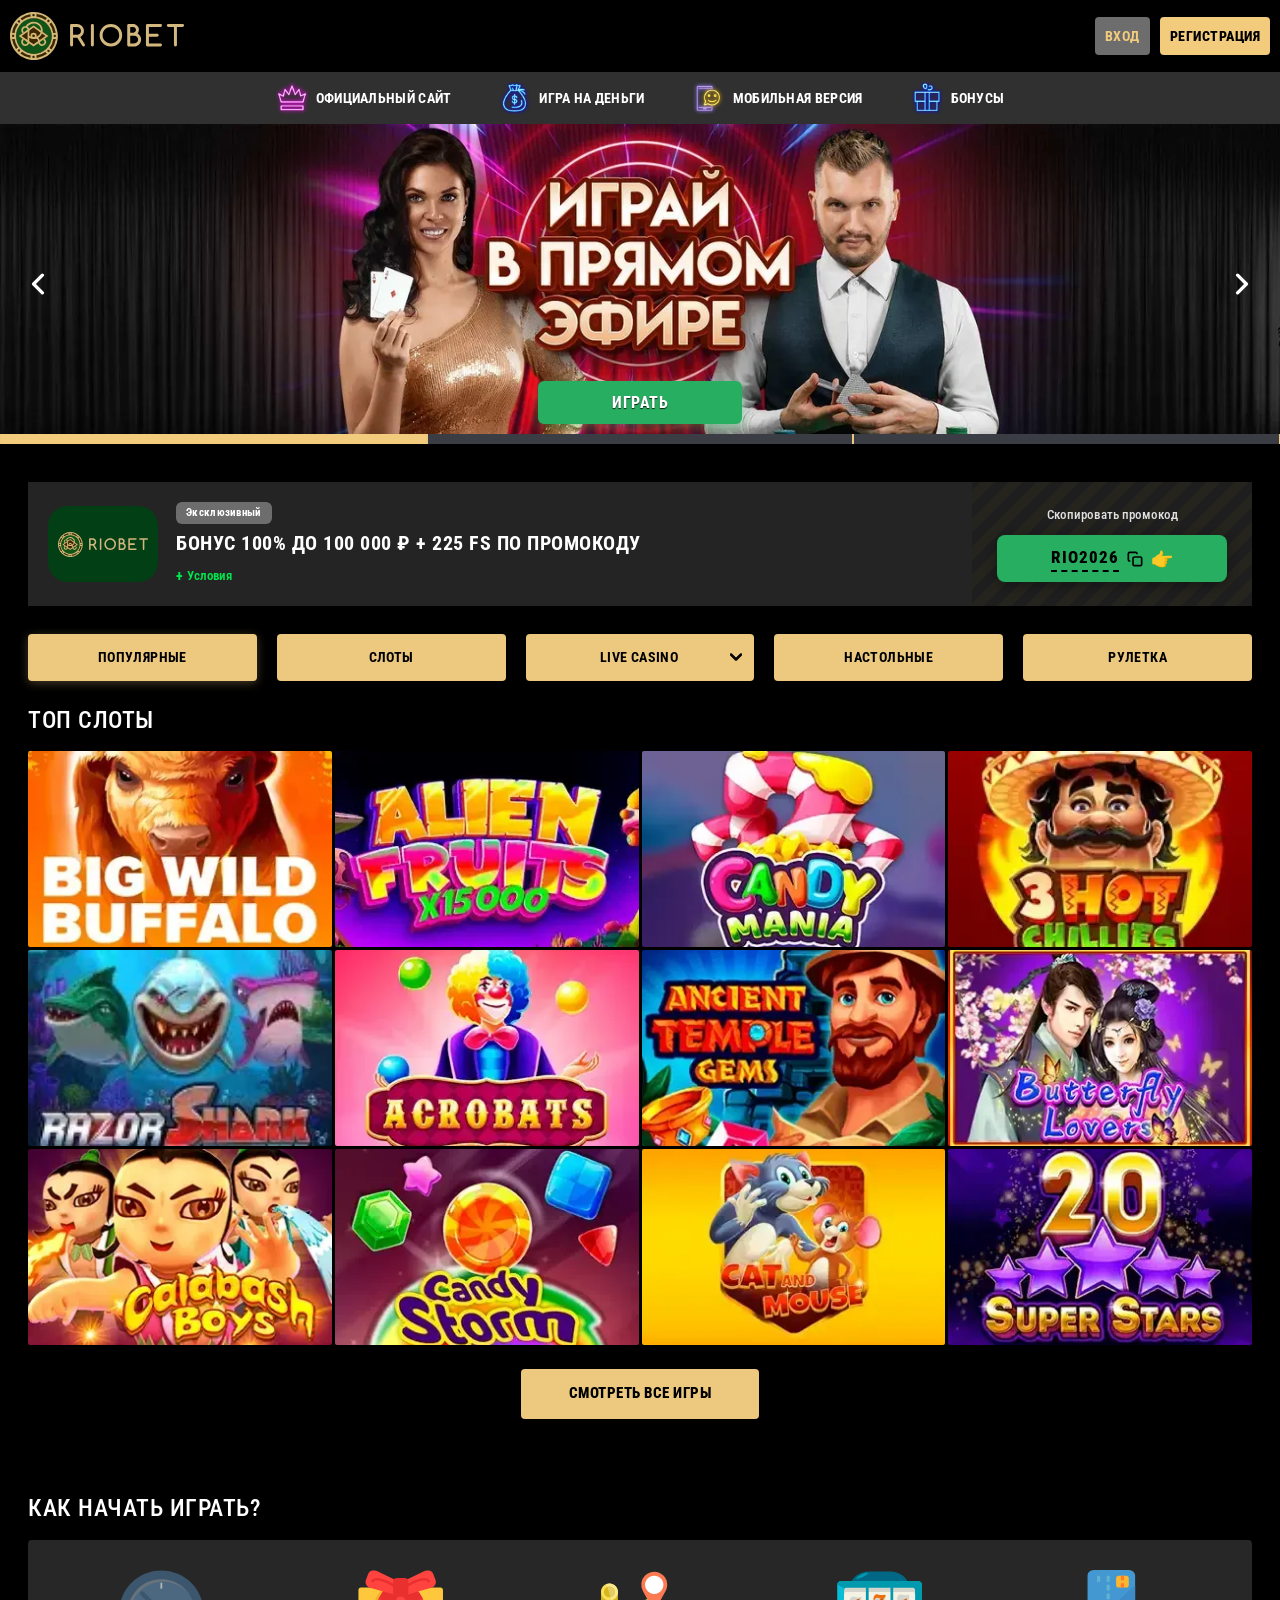
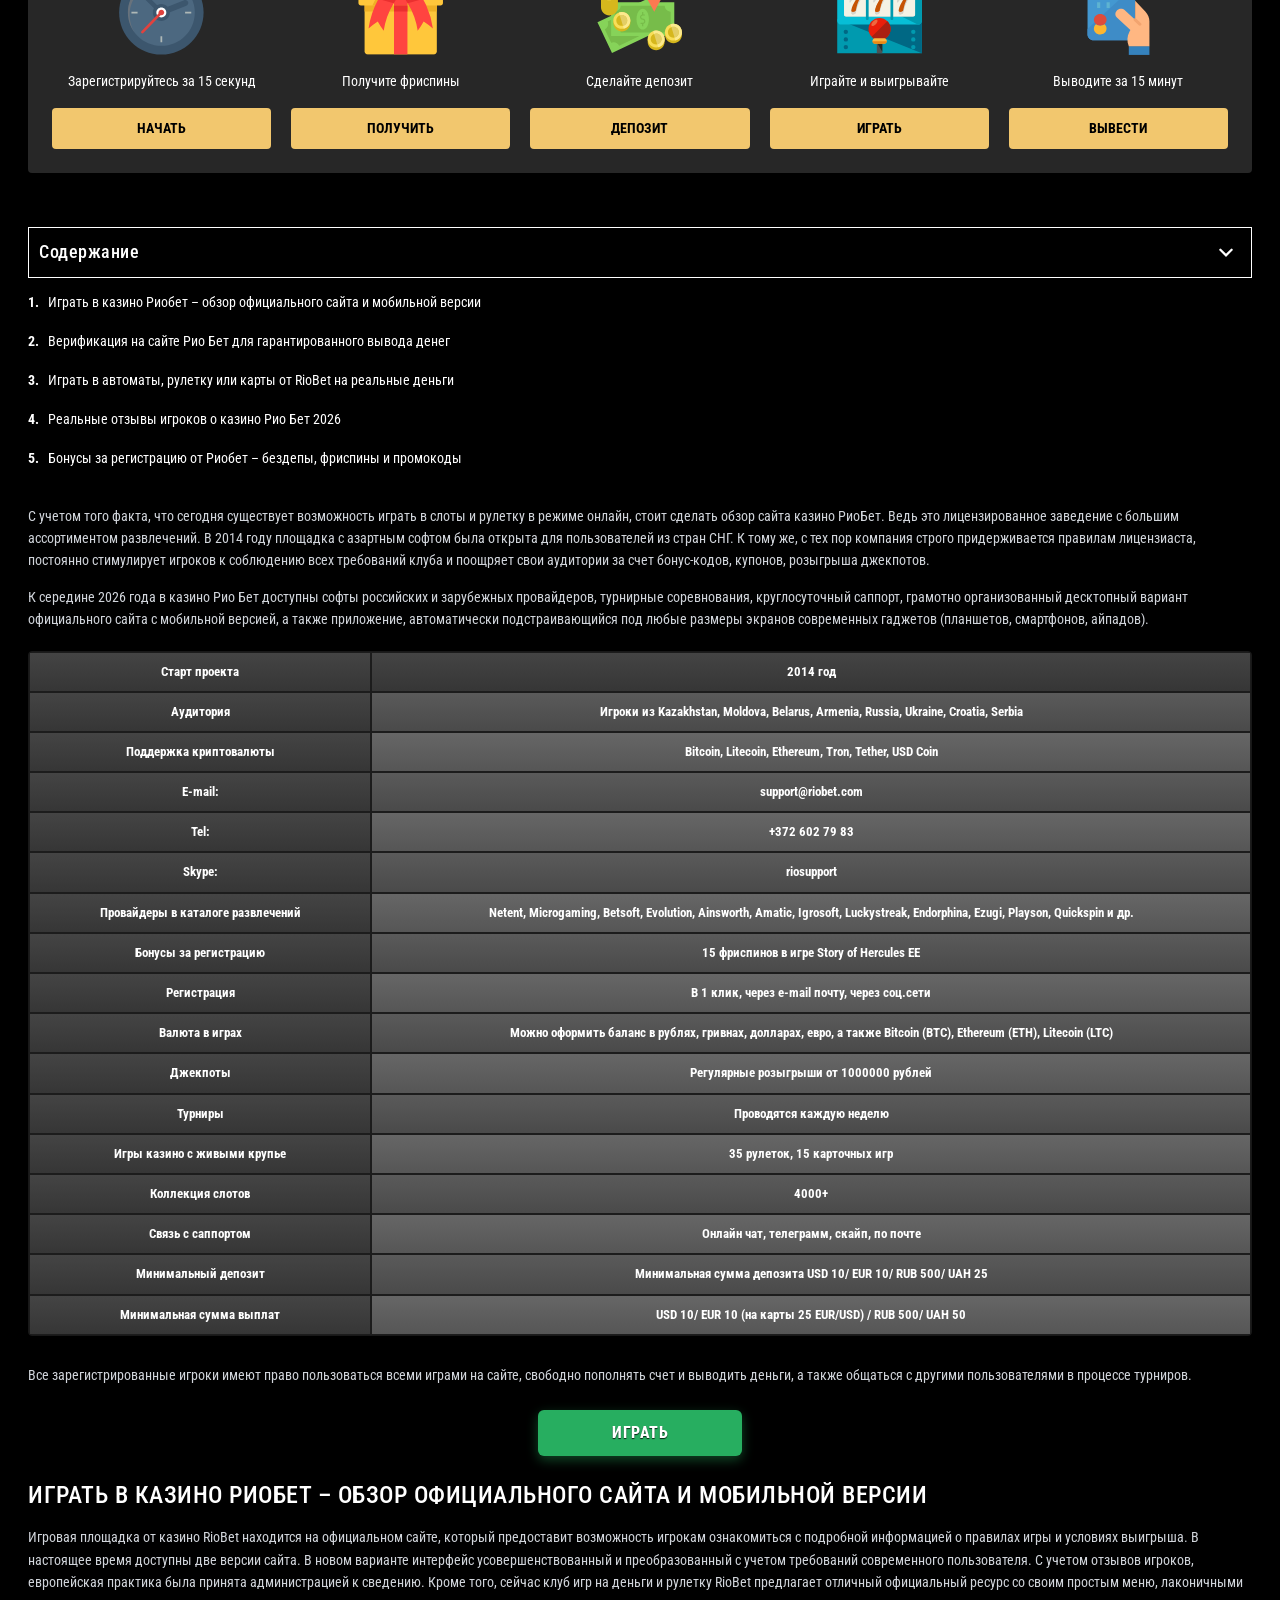
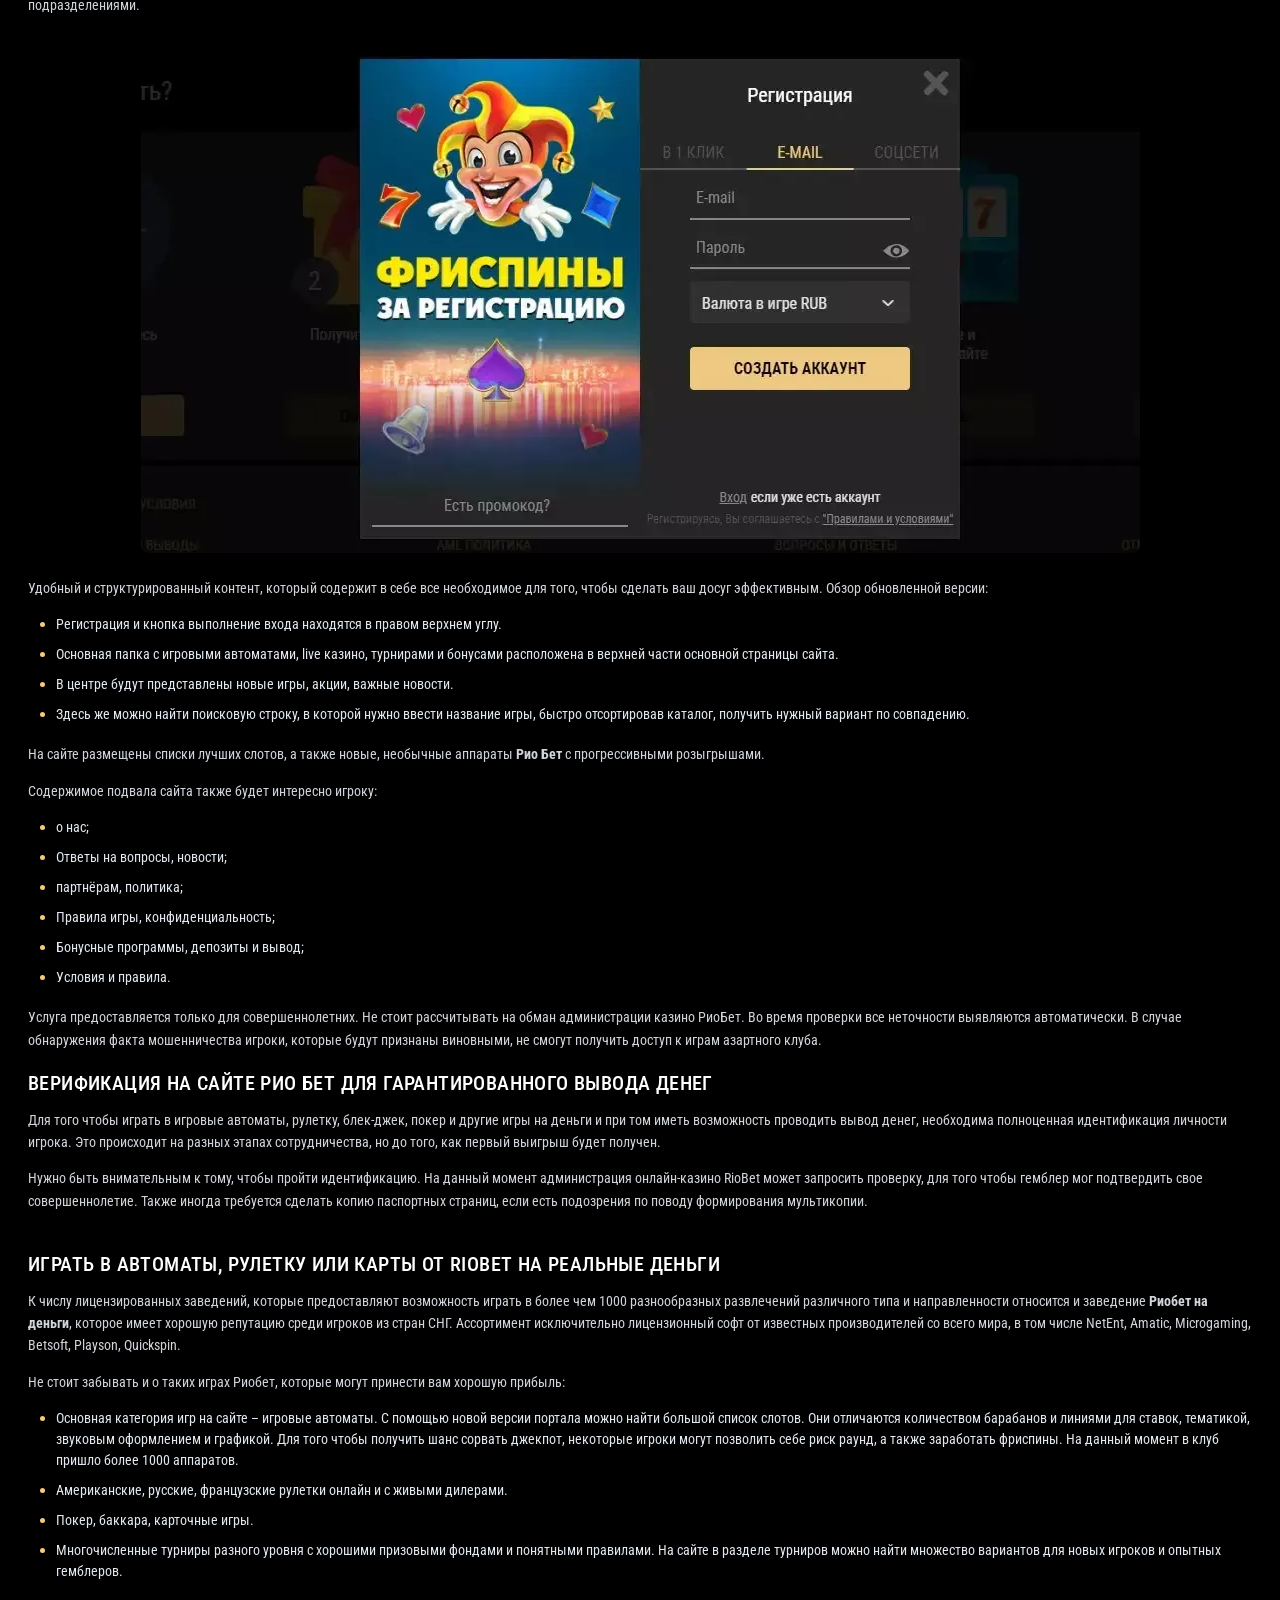
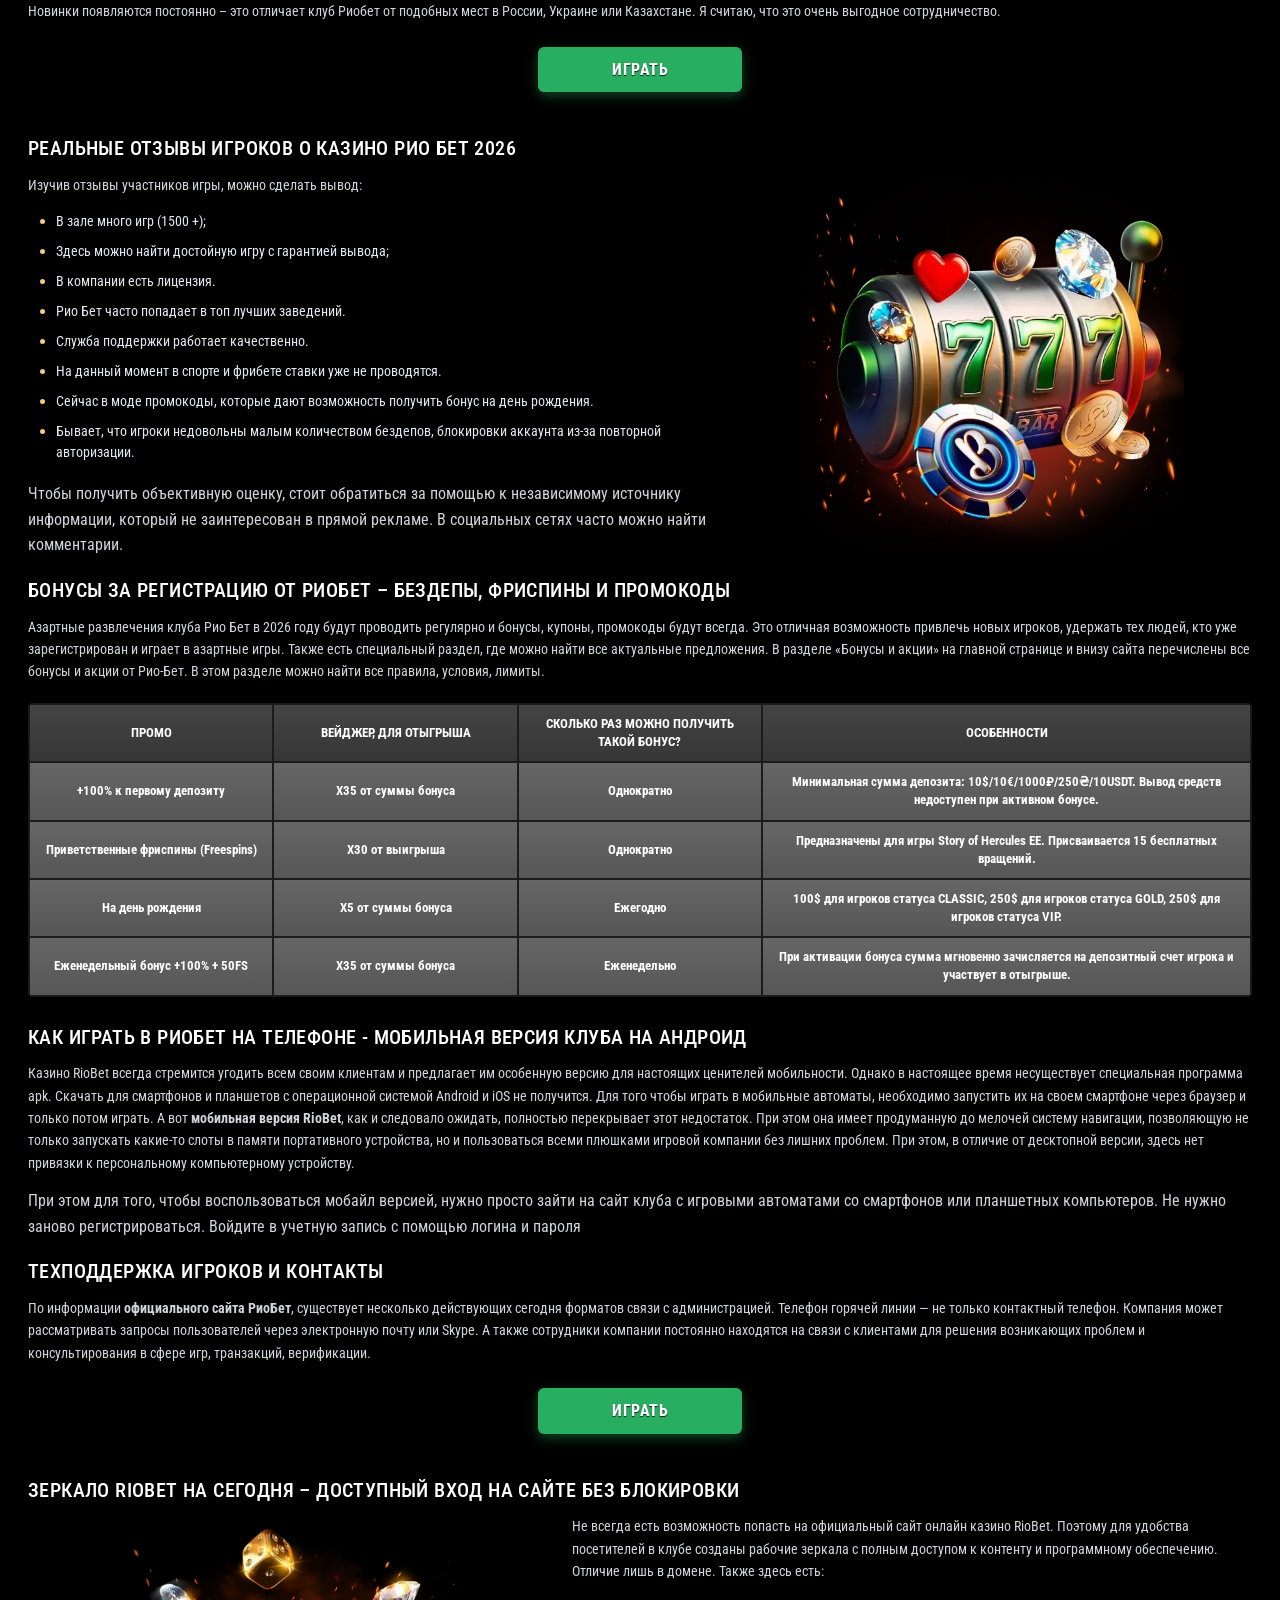
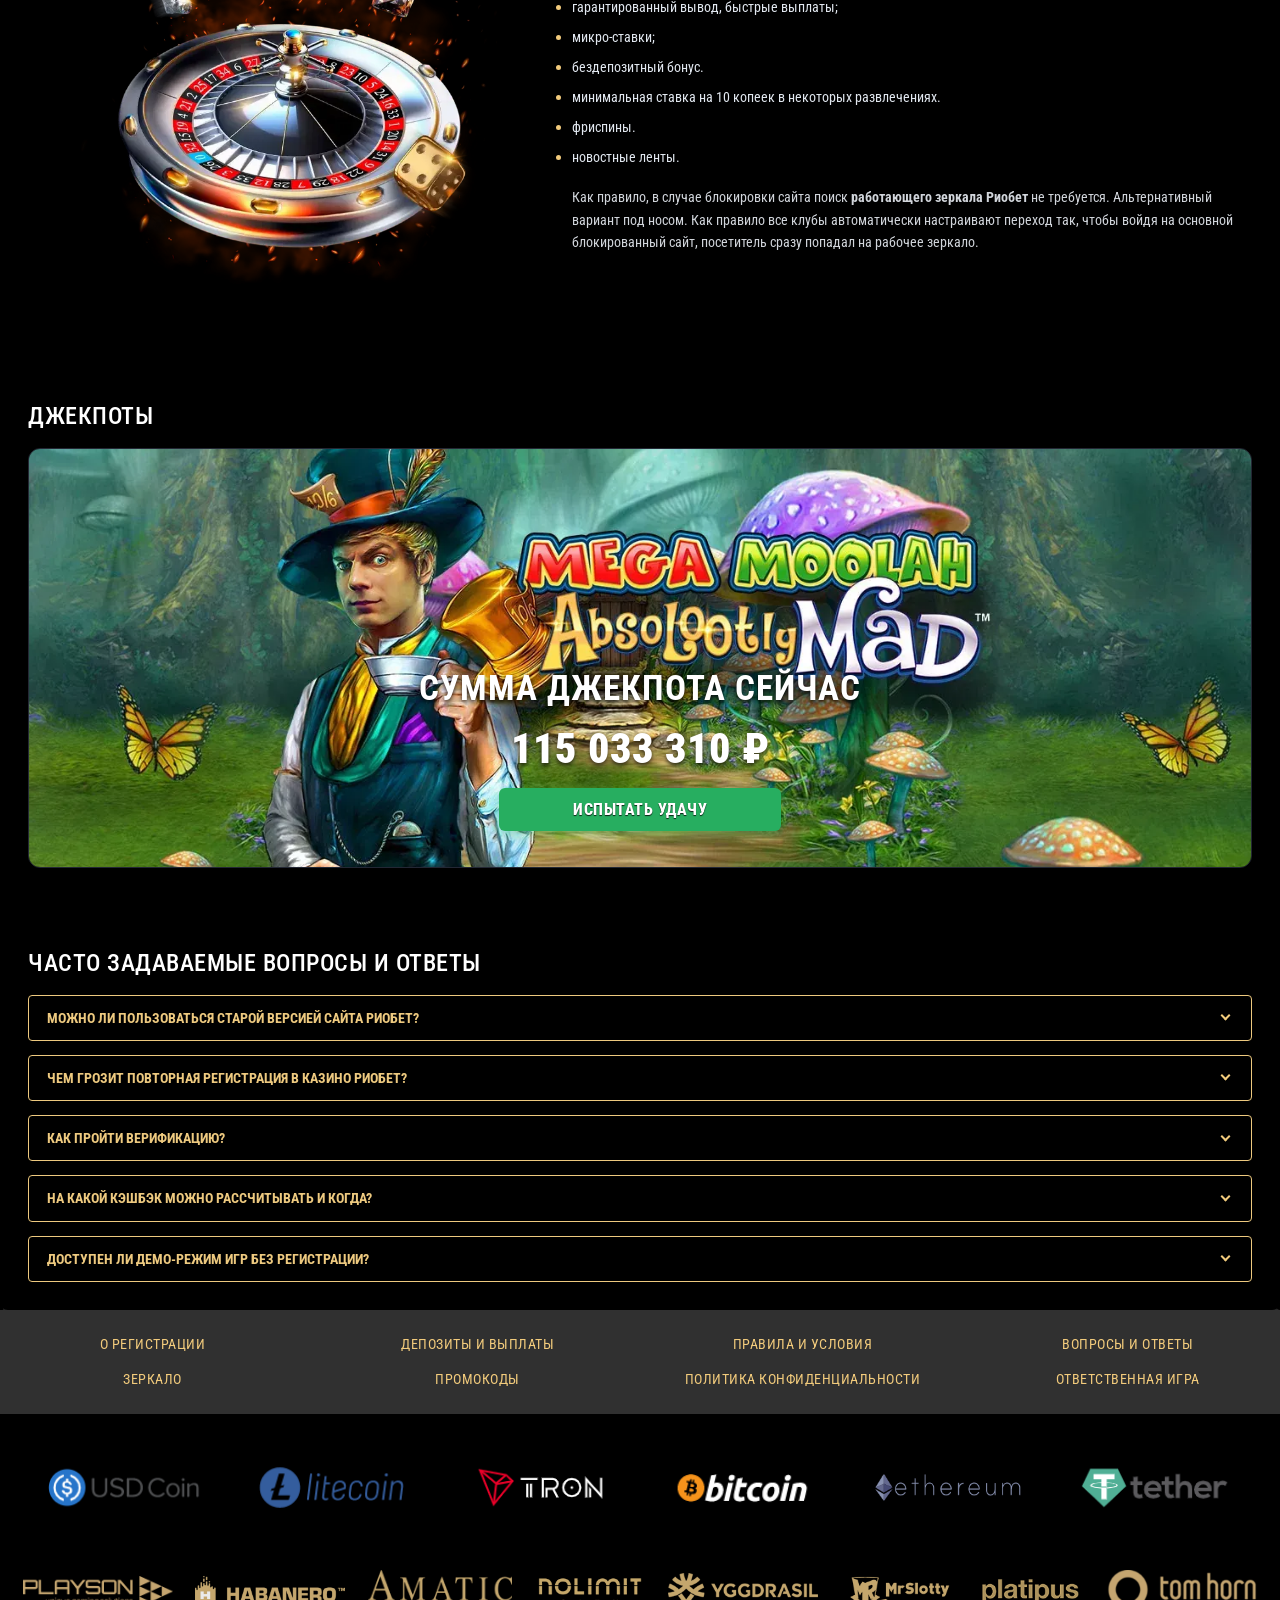
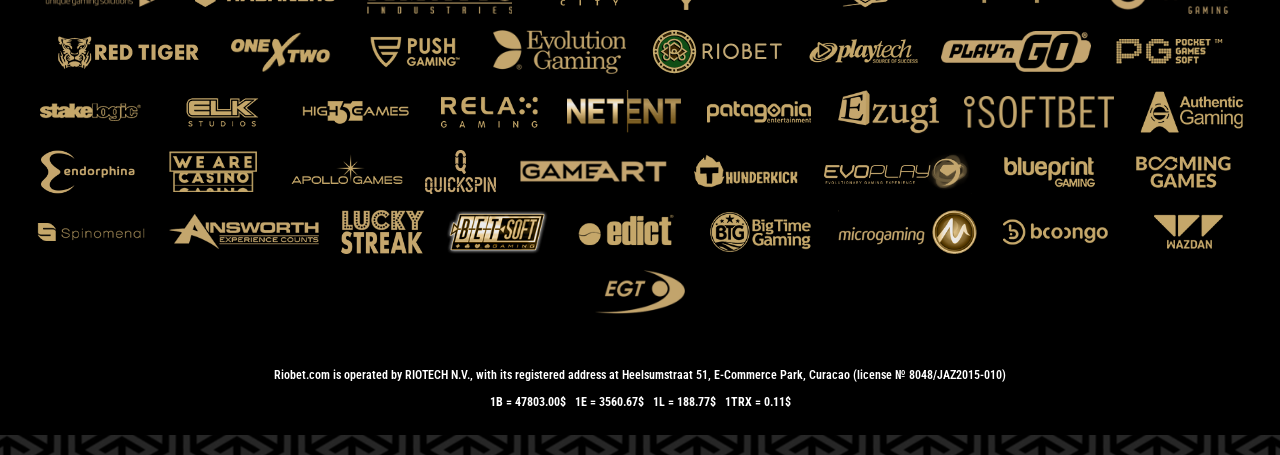
<file: index.html>
<!doctype html>
<html lang="ru">
  <head>
    <meta charset="UTF-8">
    <meta name="viewport" content="width=device-width, initial-scale=1.0">
    <title>Riobet Casino — Официальный сайт и зеркало 2026</title>
    <meta name="description" content="Официальный сайт онлайн казино Riobet (Риобет) 2026 — регистрация, вход на рабочее зеркало, бонусы и слоты.">
    <link rel="icon" type="image/png" href="assets/img/logo/favicon.png">
    <link rel="preconnect" href="https://fonts.googleapis.com">
    <link rel="preconnect" href="https://fonts.gstatic.com" crossorigin>
    <link
      rel="preload"
      as="image"
      href="assets/img/logo/riobet.svg"
      type="image/svg+xml"
      fetchpriority="high">
    <link
      rel="preload"
      as="image"
      href="assets/img/bg/big_ram_live2-6-m.webp"
      type="image/webp"
      media="(max-width: 768px)"
      fetchpriority="high">
    <link
      rel="preload"
      as="image"
      href="assets/img/bg/big_ram_live2-6.webp"
      type="image/webp"
      media="(min-width: 769px)"
      fetchpriority="high">
    <link rel="preload" href="assets/css/style.css" as="style">
    <link
      rel="preload"
      as="style"
      href="https://fonts.googleapis.com/css2?family=Roboto+Condensed:wght@400;500;600;700;800;900&display=swap">
    <link
      rel="stylesheet"
      href="https://fonts.googleapis.com/css2?family=Roboto+Condensed:wght@400;500;600;700;800;900&display=swap"
      media="print"
      onload="this.media='all'">
    <noscript>
      <link
        rel="stylesheet"
        href="https://fonts.googleapis.com/css2?family=Roboto+Condensed:wght@400;500;600;700;800;900&display=swap">
    </noscript>
    <link rel="stylesheet" href="assets/css/style.css">
  </head>
  <body>
    <header class="header">
      <div class="header__top">
        <div class="container header__top-content">
          <a href="/" class="header__logo">
            <img src="assets/img/logo/riobet.svg"
              alt="Riobet"
              loading="eager"
              fetchpriority="high"
              width="174"
              height="48"
              class="header__logo-img">
          </a>
          <div class="header__actions">
            <a href="#ref" class="btn btn--login">ВХОД</a>
            <a href="#ref" class="btn btn--reg">РЕГИСТРАЦИЯ</a>
            <button id="menuToggle" class="header__burger-btn" aria-label="Меню">
              <span></span>
              <span></span>
              <span></span>
            </button>
          </div>
        </div>
      </div>
      <nav class="sub-nav">
        <div class="container">
          <ul class="sub-nav__list">
            <li>
              <a href="#about" class="sub-link">
                <img src="assets/img/icons/001-oficialnyj-sajt.webp"
                  alt="Официальный сайт"
                  class="nav-png-icon"
                 width="45" height="45" loading="lazy" decoding="async">
                <span>ОФИЦИАЛЬНЫЙ САЙТ</span>
              </a>
            </li>
            <li>
              <a href="#games" class="sub-link">
                <img src="assets/img/icons/001-na-dengi.webp"
                  alt="Игра на деньги"
                  class="nav-png-icon"
                 width="45" height="45" loading="lazy" decoding="async">
                <span>ИГРА НА ДЕНЬГИ</span>
              </a>
            </li>
            <li>
              <a href="#mobile" class="sub-link">
                <img src="assets/img/icons/001-mobilnaya-versiya.webp"
                  alt="Мобильная версия"
                  class="nav-png-icon"
                 width="45" height="45" loading="lazy" decoding="async">
                <span>МОБИЛЬНАЯ ВЕРСИЯ</span>
              </a>
            </li>
            <li>
              <a href="#bonuses" class="sub-link">
                <img src="assets/img/icons/001-bonusy.webp"
                  alt="Бонусы"
                  class="nav-png-icon"
                 width="45" height="45" loading="lazy" decoding="async">
                <span>БОНУСЫ</span>
              </a>
            </li>
          </ul>
        </div>
      </nav>
    </header>
    <div id="mobileMenu" class="mobile-drawer">
      <div class="mobile-mobile-drawer__content">
        <nav class="mobile-drawer__nav">
          <a href="#ref" class="mobile-drawer__link">
            <img src="assets/img/icons/001-oficialnyj-sajt.webp"
              alt="Официальный сайт"
              class="mobile-drawer__icon"
             width="45" height="45" loading="lazy" decoding="async">
            <span class="mobile-drawer__text">Официальный сайт</span>
          </a>
          <a href="#ref" class="mobile-drawer__link">
            <img src="assets/img/icons/001-na-dengi.webp"
              alt="Игра на деньги"
              class="mobile-drawer__icon"
             width="45" height="45" loading="lazy" decoding="async">
            <span class="mobile-drawer__text">Игра на деньги</span>
          </a>
          <a href="#ref" class="mobile-drawer__link">
            <img src="assets/img/icons/001-mobilnaya-versiya.webp"
              alt="Мобильная версия"
              class="mobile-drawer__icon"
             width="45" height="45" loading="lazy" decoding="async">
            <span class="mobile-drawer__text">Мобильная версия</span>
          </a>
          <a href="#ref" class="mobile-drawer__link">
            <img src="assets/img/icons/001-bonusy.webp"
              alt="Бонусы"
              class="mobile-drawer__icon"
             width="45" height="45" loading="lazy" decoding="async">
            <span class="mobile-drawer__text">Бонусы</span>
          </a>
        </nav>
        <div class="mobile-drawer__bottom-actions">
          <a href="#ref" class="btn btn--login btn--full">ВХОД</a>
          <a href="#ref" class="btn btn--reg btn--full">РЕГИСТРАЦИЯ</a>
        </div>
      </div>
    </div>
    <main>
      <h1 class="visually-hidden">Riobet Casino — Официальный сайт и рабочее зеркало 2026</h1>
      <section class="hero-slider-section">
        <div class="container">
          <div class="hero-slider__container">
            <div class="hero-slider__track" id="heroSliderTrack">
              <div class="hero-slider__slide active">
                <a href="#ref" class="hero-slider__link">
                  <picture>
                    <source media="(max-width: 768px)" srcset="assets/img/bg/big_ram_live2-6-m.webp" type="image/webp">
                    <img src="assets/img/bg/big_ram_live2-6.webp"
                      alt="Играй в прямом эфире"
                      class="hero-slider__img"
                      loading="eager"
                      fetchpriority="high"
                      decoding="sync"
                      width="1440" height="360">
                  </picture>
                  <div class="hero-slider__overlay">
                    <span class="btn--green">ИГРАТЬ</span>
                  </div>
                </a>
              </div>
              <div class="hero-slider__slide">
                <a href="#ref" class="hero-slider__link">
                  <picture>
                    <source media="(max-width: 768px)" srcset="assets/img/bg/big_ram_1_rus-m.webp" type="image/webp">
                    <img src="assets/img/bg/big_ram_1_rus.webp"
                      alt="Зарегистрируйся и получи фриспины"
                      class="hero-slider__img"
                      loading="lazy"
                      decoding="async"
                      width="1440" height="360">
                  </picture>
                  <div class="hero-slider__overlay">
                    <span class="btn--green">ИГРАТЬ</span>
                  </div>
                </a>
              </div>
              <div class="hero-slider__slide">
                <a href="#ref" class="hero-slider__link">
                  <picture>
                    <source media="(max-width: 768px)" srcset="assets/img/bg/dropsandwinsbig-m.webp" type="image/webp">
                    <img src="assets/img/bg/dropsandwinsbig.webp"
                      alt="Drops and Wins 2,500,000"
                      class="hero-slider__img"
                      loading="lazy"
                      decoding="async"
                      width="1440" height="360">
                  </picture>
                  <div class="hero-slider__overlay">
                    <span class="btn--green">ИГРАТЬ</span>
                  </div>
                </a>
              </div>
            </div>
            <button
              type="button"
              class="hero-slider__btn hero-slider__btn--prev"
              id="heroSliderPrev"
              aria-label="Назад"
            >
              <svg width="14" height="22" viewBox="0 0 12 20" fill="none">
                <path
                  d="M10 2L2 10L10 18"
                  stroke="#ffffff"
                  stroke-width="3"
                  stroke-linecap="round"
                  stroke-linejoin="round">
              </svg>
            </button>
            <button
              type="button"
              class="hero-slider__btn hero-slider__btn--next"
              id="heroSliderNext"
              aria-label="Вперед"
            >
              <svg width="14" height="22" viewBox="0 0 12 20" fill="none">
                <path
                  d="M2 2L10 10L2 18"
                  stroke="#ffffff"
                  stroke-width="3"
                  stroke-linecap="round"
                  stroke-linejoin="round">
              </svg>
            </button>
            <div class="hero-slider__pagination" id="heroSliderPagination">
              <button
                type="button"
                class="hero-slider__segment active"
                data-slide="0"
                aria-label="Слайд 1"
              ></button>
              <button
                type="button"
                class="hero-slider__segment"
                data-slide="1"
                aria-label="Слайд 2"
              ></button>
              <button
                type="button"
                class="hero-slider__segment"
                data-slide="2"
                aria-label="Слайд 3"
              ></button>
            </div>
          </div>
        </div>
      </section>
      <div class="main-content-wrapper">
        <div class="container">
          <section class="promo-offer-section" id="promo-offer">
            <div class="promo-card">
              <div class="promo-card__main">
                <div class="promo-card__logo-wrap">
                  <img src="assets/img/logo/riobet.svg" alt="Riobet" class="promo-card__logo" width="100" height="32" loading="eager" />
                </div>
                <div class="promo-card__details">
                  <span class="promo-card__badge">Эксклюзивный</span>
                  <h2 class="promo-card__title">
                    Бонус 100% до 100 000 ₽ + 225 FS по промокоду
                  </h2>
                  <button type="button" class="promo-card__terms-btn" id="promoTermsToggle" aria-label="Условия бонуса">
                    <span class="promo-card__plus">+</span> Условия
                  </button>
                </div>
              </div>
              <div class="promo-card__side">
                <span class="promo-card__side-label">Скопировать промокод</span>
                <button type="button" class="promo-card__code-btn" id="copyPromoBtn" aria-label="Скопировать промокод">
                  <span class="promo-card__code" id="promoCodeVal">RIO2026</span>
                  <svg class="promo-card__copy-icon" width="16" height="16" viewBox="0 0 24 24" fill="none" stroke="currentColor" stroke-width="2.5">
                    <rect x="9" y="9" width="13" height="13" rx="2" ry="2"></rect>
                    <path d="M5 15H4a2 2 0 0 1-2-2V4a2 2 0 0 1 2-2h9a2 2 0 0 1 2 2v1"></path>
                  </svg>
                  <span class="promo-card__hand-icon">👉</span>
                </button>
              </div>
            </div>
            <div class="promo-card__terms-panel" id="promoTermsPanel" style="display: none;">
              <ul>
                <li><strong>Минимальный депозит:</strong> 1 000 ₽ / 10$ / 10€</li>
                <li><strong>Вейджер на отыгрыш:</strong> x35 на сумму бонуса</li>
                <li><strong>Приветственные фриспины:</strong> 225 FS в топовых слотах</li>
                <li><strong>Активация:</strong> По промокоду RIO2026 при регистрации нового аккаунта</li>
              </ul>
            </div>
          </section>
          <section class="slots" id="games">
            <div class="pills">
              <a href="#games" class="pills__btn active">ПОПУЛЯРНЫЕ</a>
              <a href="#games" class="pills__btn">СЛОТЫ</a>
              <div class="pills__dropdown-wrap">
                <button
                  type="button"
                  class="pills__btn pills__dropdown"
                  id="liveCasinoDropdownBtn"
                >
                  <span>LIVE CASINO</span>
                  <svg
                    class="pills__dropdown-arrow"
                    width="12"
                    height="8"
                    viewBox="0 0 12 8"
                    fill="none"
                    xmlns="http://www.w3.org/2000/svg"
                  >
                    <path
                      d="M1 1.5L6 6.5L11 1.5"
                      stroke="#000000"
                      stroke-width="2.5"
                      stroke-linecap="round"
                      stroke-linejoin="round">
                  </svg>
                </button>
                <div class="pills__dropdown-menu" id="liveCasinoDropdownMenu">
                  <a href="#games" class="pills__dropdown-item">POKER</a>
                  <a href="#games" class="pills__dropdown-item">ROULETTE</a>
                  <a href="#games" class="pills__dropdown-item">SHOW</a>
                  <a href="#games" class="pills__dropdown-item">BLACK JACK</a>
                  <a href="#games" class="pills__dropdown-item">BACCARAT</a>
                </div>
              </div>
              <a href="#games" class="pills__btn">НАСТОЛЬНЫЕ</a>
              <a href="#games" class="pills__btn">РУЛЕТКА</a>
            </div>
            <h2>Топ слоты</h2>
            <div class="slots__grid">
              <div class="slot-card">
                <img src="assets/img/slots/bigwildbuffalo.webp"
                  alt="Big Wild Buffalo"
                  class="slot-card__img"
                  loading="lazy"
                 width="309" height="207">
                <div class="slot-card__overlay">
                  <a href="#ref" class="btn--slot btn--slot-play">ИГРАТЬ</a>
                  <a href="#ref" class="btn--slot btn--slot-demo">ДЕМО</a>
                </div>
              </div>
              <div class="slot-card">
                <img src="assets/img/slots/alienfruits.webp"
                  alt="Alien Fruits"
                  class="slot-card__img"
                  loading="lazy"
                 width="309" height="207">
                <div class="slot-card__overlay">
                  <a href="#ref" class="btn--slot btn--slot-play">ИГРАТЬ</a>
                  <a href="#ref" class="btn--slot btn--slot-demo">ДЕМО</a>
                </div>
              </div>
              <div class="slot-card">
                <img src="assets/img/slots/candymania.webp"
                  alt="Candy Mania"
                  class="slot-card__img"
                  loading="lazy"
                 width="309" height="207">
                <div class="slot-card__overlay">
                  <a href="#ref" class="btn--slot btn--slot-play">ИГРАТЬ</a>
                  <a href="#ref" class="btn--slot btn--slot-demo">ДЕМО</a>
                </div>
              </div>
              <div class="slot-card">
                <img src="assets/img/slots/3_hot_chillies1.webp"
                  alt="3 Hot Chillies Slot"
                  class="slot-card__img"
                  loading="lazy"
                 width="224" height="276">
                <div class="slot-card__overlay">
                  <a href="#ref" class="btn--slot btn--slot-play">ИГРАТЬ</a>
                  <a href="#ref" class="btn--slot btn--slot-demo">ДЕМО</a>
                </div>
              </div>
              <div class="slot-card">
                <img src="assets/img/slots/razor-shark-slot-push-gaming-1-160x101.webp"
                  alt="Razor Shark"
                  class="slot-card__img"
                  loading="lazy"
                 width="160" height="101">
                <div class="slot-card__overlay">
                  <a href="#ref" class="btn--slot btn--slot-play">ИГРАТЬ</a>
                  <a href="#ref" class="btn--slot btn--slot-demo">ДЕМО</a>
                </div>
              </div>
              <div class="slot-card">
                <img src="assets/img/slots/acrobats.webp"
                  alt="Acrobats"
                  class="slot-card__img"
                  loading="lazy"
                 width="309" height="207">
                <div class="slot-card__overlay">
                  <a href="#ref" class="btn--slot btn--slot-play">ИГРАТЬ</a>
                  <a href="#ref" class="btn--slot btn--slot-demo">ДЕМО</a>
                </div>
              </div>
              <div class="slot-card">
                <img src="assets/img/slots/ancienttemplegems.webp"
                  alt="Ancient Temple Gems"
                  class="slot-card__img"
                  loading="lazy"
                 width="309" height="207">
                <div class="slot-card__overlay">
                  <a href="#ref" class="btn--slot btn--slot-play">ИГРАТЬ</a>
                  <a href="#ref" class="btn--slot btn--slot-demo">ДЕМО</a>
                </div>
              </div>
              <div class="slot-card">
                <img src="assets/img/slots/butterflylovers.webp"
                  alt="Butterfly Lovers"
                  class="slot-card__img"
                  loading="lazy"
                 width="309" height="207">
                <div class="slot-card__overlay">
                  <a href="#ref" class="btn--slot btn--slot-play">ИГРАТЬ</a>
                  <a href="#ref" class="btn--slot btn--slot-demo">ДЕМО</a>
                </div>
              </div>
              <div class="slot-card">
                <img src="assets/img/slots/calabashboys.webp"
                  alt="Calabash Boys"
                  class="slot-card__img"
                  loading="lazy"
                 width="309" height="207">
                <div class="slot-card__overlay">
                  <a href="#ref" class="btn--slot btn--slot-play">ИГРАТЬ</a>
                  <a href="#ref" class="btn--slot btn--slot-demo">ДЕМО</a>
                </div>
              </div>
              <div class="slot-card">
                <img src="assets/img/slots/candystorm.webp"
                  alt="Candy Storm"
                  class="slot-card__img"
                  loading="lazy"
                 width="309" height="207">
                <div class="slot-card__overlay">
                  <a href="#ref" class="btn--slot btn--slot-play">ИГРАТЬ</a>
                  <a href="#ref" class="btn--slot btn--slot-demo">ДЕМО</a>
                </div>
              </div>
              <div class="slot-card">
                <img src="assets/img/slots/catandmouse.webp"
                  alt="Cat and Mouse"
                  class="slot-card__img"
                  loading="lazy"
                 width="309" height="207">
                <div class="slot-card__overlay">
                  <a href="#ref" class="btn--slot btn--slot-play">ИГРАТЬ</a>
                  <a href="#ref" class="btn--slot btn--slot-demo">ДЕМО</a>
                </div>
              </div>
              <div class="slot-card">
                <img src="assets/img/slots/20superstars.webp"
                  alt="20 Superstars"
                  class="slot-card__img"
                  loading="lazy"
                 width="309" height="207">
                <div class="slot-card__overlay">
                  <a href="#ref" class="btn--slot btn--slot-play">ИГРАТЬ</a>
                  <a href="#ref" class="btn--slot btn--slot-demo">ДЕМО</a>
                </div>
              </div>
              <div class="slot-card slot-card--extra slot-card--hidden">
                <img src="assets/img/slots/3xsuperpeppers.webp"
                  alt="3x Super Peppers"
                  class="slot-card__img"
                  loading="lazy"
                 width="309" height="207">
                <div class="slot-card__overlay">
                  <a href="#ref" class="btn--slot btn--slot-play">ИГРАТЬ</a>
                  <a href="#ref" class="btn--slot btn--slot-demo">ДЕМО</a>
                </div>
              </div>
              <div class="slot-card slot-card--extra slot-card--hidden">
                <img src="assets/img/slots/4secretsofaladdin.webp"
                  alt="4 Secrets of Aladdin"
                  class="slot-card__img"
                  loading="lazy"
                 width="309" height="207">
                <div class="slot-card__overlay">
                  <a href="#ref" class="btn--slot btn--slot-play">ИГРАТЬ</a>
                  <a href="#ref" class="btn--slot btn--slot-demo">ДЕМО</a>
                </div>
              </div>
              <div class="slot-card slot-card--extra slot-card--hidden">
                <img src="assets/img/slots/5wildwildpeppers.webp"
                  alt="5 Wild Wild Peppers"
                  class="slot-card__img"
                  loading="lazy"
                 width="309" height="207">
                <div class="slot-card__overlay">
                  <a href="#ref" class="btn--slot btn--slot-play">ИГРАТЬ</a>
                  <a href="#ref" class="btn--slot btn--slot-demo">ДЕМО</a>
                </div>
              </div>
              <div class="slot-card slot-card--extra slot-card--hidden">
                <img src="assets/img/slots/africarun.webp"
                  alt="Africa Run"
                  class="slot-card__img"
                  loading="lazy"
                 width="309" height="207">
                <div class="slot-card__overlay">
                  <a href="#ref" class="btn--slot btn--slot-play">ИГРАТЬ</a>
                  <a href="#ref" class="btn--slot btn--slot-demo">ДЕМО</a>
                </div>
              </div>
              <div class="slot-card slot-card--extra slot-card--hidden">
                <img src="assets/img/slots/bigbang.webp"
                  alt="Big Bang"
                  class="slot-card__img"
                  loading="lazy"
                 width="309" height="207">
                <div class="slot-card__overlay">
                  <a href="#ref" class="btn--slot btn--slot-play">ИГРАТЬ</a>
                  <a href="#ref" class="btn--slot btn--slot-demo">ДЕМО</a>
                </div>
              </div>
              <div class="slot-card slot-card--extra slot-card--hidden">
                <img src="assets/img/slots/bunnygirl.webp"
                  alt="Bunny Girl"
                  class="slot-card__img"
                  loading="lazy"
                 width="309" height="207">
                <div class="slot-card__overlay">
                  <a href="#ref" class="btn--slot btn--slot-play">ИГРАТЬ</a>
                  <a href="#ref" class="btn--slot btn--slot-demo">ДЕМО</a>
                </div>
              </div>
              <div class="slot-card slot-card--extra slot-card--hidden">
                <img src="assets/img/slots/bustandwin.webp"
                  alt="Bust and Win"
                  class="slot-card__img"
                  loading="lazy"
                 width="309" height="207">
                <div class="slot-card__overlay">
                  <a href="#ref" class="btn--slot btn--slot-play">ИГРАТЬ</a>
                  <a href="#ref" class="btn--slot btn--slot-demo">ДЕМО</a>
                </div>
              </div>
              <div class="slot-card slot-card--extra slot-card--hidden">
                <img src="assets/img/slots/buybonusnewyork.webp"
                  alt="Buy Bonus New York"
                  class="slot-card__img"
                  loading="lazy"
                 width="309" height="207">
                <div class="slot-card__overlay">
                  <a href="#ref" class="btn--slot btn--slot-play">ИГРАТЬ</a>
                  <a href="#ref" class="btn--slot btn--slot-demo">ДЕМО</a>
                </div>
              </div>
              <div class="slot-card slot-card--extra slot-card--hidden">
                <img src="assets/img/slots/buybonusofmaya.webp"
                  alt="Buy Bonus of Maya"
                  class="slot-card__img"
                  loading="lazy"
                 width="309" height="207">
                <div class="slot-card__overlay">
                  <a href="#ref" class="btn--slot btn--slot-play">ИГРАТЬ</a>
                  <a href="#ref" class="btn--slot btn--slot-demo">ДЕМО</a>
                </div>
              </div>
              <div class="slot-card slot-card--extra slot-card--hidden">
                <img src="assets/img/slots/caiyuanguangjin.webp"
                  alt="Cai Yuan Guang Jin"
                  class="slot-card__img"
                  loading="lazy"
                 width="309" height="207">
                <div class="slot-card__overlay">
                  <a href="#ref" class="btn--slot btn--slot-play">ИГРАТЬ</a>
                  <a href="#ref" class="btn--slot btn--slot-demo">ДЕМО</a>
                </div>
              </div>
              <div class="slot-card slot-card--extra slot-card--hidden">
                <img src="assets/img/slots/caloriekiller.webp"
                  alt="Calorie Killer"
                  class="slot-card__img"
                  loading="lazy"
                 width="309" height="207">
                <div class="slot-card__overlay">
                  <a href="#ref" class="btn--slot btn--slot-play">ИГРАТЬ</a>
                  <a href="#ref" class="btn--slot btn--slot-demo">ДЕМО</a>
                </div>
              </div>
              <div class="slot-card slot-card--extra slot-card--hidden">
                <img src="assets/img/slots/cancan.webp"
                  alt="Can Can"
                  class="slot-card__img"
                  loading="lazy"
                 width="309" height="207">
                <div class="slot-card__overlay">
                  <a href="#ref" class="btn--slot btn--slot-play">ИГРАТЬ</a>
                  <a href="#ref" class="btn--slot btn--slot-demo">ДЕМО</a>
                </div>
              </div>
              <div class="slot-card slot-card--extra slot-card--hidden">
                <img src="assets/img/slots/cantonesefriednoodles.webp"
                  alt="Cantonese Fried Noodles"
                  class="slot-card__img"
                  loading="lazy"
                 width="309" height="207">
                <div class="slot-card__overlay">
                  <a href="#ref" class="btn--slot btn--slot-play">ИГРАТЬ</a>
                  <a href="#ref" class="btn--slot btn--slot-demo">ДЕМО</a>
                </div>
              </div>
              <div class="slot-card slot-card--extra slot-card--hidden">
                <img src="assets/img/slots/catchthethief.webp"
                  alt="Catch the Thief"
                  class="slot-card__img"
                  loading="lazy"
                 width="309" height="207">
                <div class="slot-card__overlay">
                  <a href="#ref" class="btn--slot btn--slot-play">ИГРАТЬ</a>
                  <a href="#ref" class="btn--slot btn--slot-demo">ДЕМО</a>
                </div>
              </div>
              <div class="slot-card slot-card--extra slot-card--hidden">
                <img src="assets/img/slots/balloon.webp"
                  alt="Balloon"
                  class="slot-card__img"
                  loading="lazy"
                 width="330" height="258">
                <div class="slot-card__overlay">
                  <a href="#ref" class="btn--slot btn--slot-play">ИГРАТЬ</a>
                  <a href="#ref" class="btn--slot btn--slot-demo">ДЕМО</a>
                </div>
              </div>
              <div class="slot-card slot-card--extra slot-card--hidden">
                <img src="assets/img/slots/bigbasscrash.webp"
                  alt="Big Bass Crash"
                  class="slot-card__img"
                  loading="lazy"
                 width="330" height="258">
                <div class="slot-card__overlay">
                  <a href="#ref" class="btn--slot btn--slot-play">ИГРАТЬ</a>
                  <a href="#ref" class="btn--slot btn--slot-demo">ДЕМО</a>
                </div>
              </div>
              <div class="slot-card slot-card--extra slot-card--hidden">
                <img src="assets/img/slots/cappadocia.webp"
                  alt="Cappadocia"
                  class="slot-card__img"
                  loading="lazy"
                 width="330" height="258">
                <div class="slot-card__overlay">
                  <a href="#ref" class="btn--slot btn--slot-play">ИГРАТЬ</a>
                  <a href="#ref" class="btn--slot btn--slot-demo">ДЕМО</a>
                </div>
              </div>
              <div class="slot-card slot-card--extra slot-card--hidden">
                <img src="assets/img/slots/cashit.webp"
                  alt="Cash It"
                  class="slot-card__img"
                  loading="lazy"
                 width="330" height="258">
                <div class="slot-card__overlay">
                  <a href="#ref" class="btn--slot btn--slot-play">ИГРАТЬ</a>
                  <a href="#ref" class="btn--slot btn--slot-demo">ДЕМО</a>
                </div>
              </div>
              <div class="slot-card slot-card--extra slot-card--hidden">
                <img src="assets/img/slots/etraces.webp"
                  alt="E-Traces"
                  class="slot-card__img"
                  loading="lazy"
                 width="330" height="258">
                <div class="slot-card__overlay">
                  <a href="#ref" class="btn--slot btn--slot-play">ИГРАТЬ</a>
                  <a href="#ref" class="btn--slot btn--slot-demo">ДЕМО</a>
                </div>
              </div>
              <div class="slot-card slot-card--extra slot-card--hidden">
                <img src="assets/img/slots/f777fighter.webp"
                  alt="F777 Fighter"
                  class="slot-card__img"
                  loading="lazy"
                 width="330" height="258">
                <div class="slot-card__overlay">
                  <a href="#ref" class="btn--slot btn--slot-play">ИГРАТЬ</a>
                  <a href="#ref" class="btn--slot btn--slot-demo">ДЕМО</a>
                </div>
              </div>
              <div class="slot-card slot-card--extra slot-card--hidden">
                <img src="assets/img/slots/footballbet.webp"
                  alt="Football Bet"
                  class="slot-card__img"
                  loading="lazy"
                 width="330" height="258">
                <div class="slot-card__overlay">
                  <a href="#ref" class="btn--slot btn--slot-play">ИГРАТЬ</a>
                  <a href="#ref" class="btn--slot btn--slot-demo">ДЕМО</a>
                </div>
              </div>
              <div class="slot-card slot-card--extra slot-card--hidden">
                <img src="assets/img/slots/footballmanager.webp"
                  alt="Football Manager"
                  class="slot-card__img"
                  loading="lazy"
                 width="330" height="258">
                <div class="slot-card__overlay">
                  <a href="#ref" class="btn--slot btn--slot-play">ИГРАТЬ</a>
                  <a href="#ref" class="btn--slot btn--slot-demo">ДЕМО</a>
                </div>
              </div>
              <div class="slot-card slot-card--extra slot-card--hidden">
                <img src="assets/img/slots/goblinrun.webp"
                  alt="Goblin Run"
                  class="slot-card__img"
                  loading="lazy"
                 width="330" height="258">
                <div class="slot-card__overlay">
                  <a href="#ref" class="btn--slot btn--slot-play">ИГРАТЬ</a>
                  <a href="#ref" class="btn--slot btn--slot-demo">ДЕМО</a>
                </div>
              </div>
              <div class="slot-card slot-card--extra slot-card--hidden">
                <img src="assets/img/slots/helicopterx.webp"
                  alt="Helicopter X"
                  class="slot-card__img"
                  loading="lazy"
                 width="330" height="258">
                <div class="slot-card__overlay">
                  <a href="#ref" class="btn--slot btn--slot-play">ИГРАТЬ</a>
                  <a href="#ref" class="btn--slot btn--slot-demo">ДЕМО</a>
                </div>
              </div>
            </div>
            <div class="slots-more-wrap">
              <button
                type="button"
                id="loadMoreSlotsBtn"
                class="btn slots__load-more-btn"
              >
                СМОТРЕТЬ ВСЕ ИГРЫ
              </button>
            </div>
          </section>
          <section id="steps" class="steps">
            <h2>Как начать играть?</h2>
            <div class="steps__container">
              <div class="steps__grid">
                <div class="step-card">
                  <div class="step-card__icon-wrap">
                    <svg
                      fill="none"
                      viewBox="0 0 176 175"
                      width="85"
                      height="85"
                      class="step-card__icon"
                      id="clock"
                      xmlns="http://www.w3.org/2000/svg"
                    >
                      <defs>
                        <linearGradient
                          id="bppaint0_linear"
                          x1="0%"
                          y1="0%"
                          x2="0%"
                          y2="100%"
                        >
                          <stop offset="0%" stop-color="#4C6880">
                          <stop offset="100%" stop-color="#2D4355">
                        </linearGradient>
                      </defs>
                      <path
                        d="M87.668 174.702c48.294 0 87.443-39.028 87.443-87.172S135.962.358 87.668.358.225 39.386.225 87.53s39.15 87.172 87.443 87.172z"
                        fill="#3C566D"
                      ></path>
                      <path
                        d="M156.894 87.53c0 38.112-30.995 69.011-69.226 69.011-38.234 0-69.227-30.899-69.227-69.011 0-38.114 30.993-69.011 69.227-69.011 38.231 0 69.226 30.897 69.226 69.01z"
                        fill="url(#bppaint0_linear)"
                      ></path>
                      <path
                        d="M89.49 25.783h-3.644v12.713h3.643V25.783zM89.49 136.563h-3.644v12.713h3.643v-12.713z"
                        fill="#AEB8B6"
                      ></path>
                      <path
                        d="M90.887 84.32L51.083 44.638a4.563 4.563 0 00-6.44 0 4.529 4.529 0 000 6.42l39.804 39.68a4.54 4.54 0 003.22 1.33 4.55 4.55 0 003.22-1.33 4.529 4.529 0 000-6.42z"
                        fill="#3C566D"
                      ></path>
                      <path
                        d="M149.606 85.714h-12.752v3.632h12.752v-3.632zM38.48 85.714H25.73v3.632H38.48v-3.632z"
                        fill="#AEB8B6"
                      ></path>
                      <path
                        d="M87.627 93.845a6.378 6.378 0 01-5.924-4.003 6.35 6.35 0 013.56-8.259l49.49-19.675c3.273-1.3 6.977.288 8.283 3.55 1.306 3.26-.288 6.958-3.558 8.258l-49.49 19.675a6.408 6.408 0 01-2.36.454z"
                        fill="#3C566D"
                      ></path>
                      <path
                        opacity=".6"
                        d="M22.085 92.978c0-38.113 30.993-69.011 69.226-69.011 22.875 0 43.149 11.067 55.755 28.116-12.101-20.104-34.168-33.564-59.398-33.564-38.234 0-69.227 30.897-69.227 69.01 0 15.31 5.009 29.448 13.471 40.894-6.237-10.361-9.827-22.483-9.827-35.445z"
                        fill="#7C7B7B"
                      ></path>
                      <path
                        d="M101.634 87.53c0 7.686-6.251 13.922-13.965 13.922-7.714 0-13.966-6.236-13.966-13.922 0-7.69 6.252-13.923 13.966-13.923 7.714 0 13.965 6.233 13.965 13.923z"
                        fill="#fff"
                      ></path>
                      <path
                        d="M87.67 105.084c-9.71 0-17.61-7.874-17.61-17.554s7.9-17.554 17.61-17.554c9.71 0 17.608 7.874 17.608 17.554s-7.898 17.554-17.609 17.554zm0-27.844c-5.694 0-10.323 4.616-10.323 10.29 0 5.673 4.63 10.29 10.322 10.29 5.69 0 10.322-4.617 10.322-10.29 0-5.674-4.632-10.29-10.322-10.29z"
                        fill="#3C566D"
                      ></path>
                      <path
                        d="M93.501 87.53c0 3.21-2.611 5.814-5.831 5.814-3.222 0-5.832-2.604-5.832-5.814s2.61-5.813 5.832-5.813c3.22 0 5.831 2.603 5.831 5.813z"
                        fill="#E1423E"
                      ></path>
                      <path
                        d="M48.369 130.727c-.683 0-1.37-.255-1.9-.766a2.717 2.717 0 01-.063-3.852l39.298-40.474a2.739 2.739 0 013.864-.062 2.716 2.716 0 01.062 3.85l-39.297 40.474a2.723 2.723 0 01-1.964.83z"
                        fill="#E1423E"
                      ></path>
                    </svg>
                  </div>
                  <p class="step-card__text">Зарегистрируйтесь за 15 секунд</p>
                  <a href="#ref" class="step-card__btn">НАЧАТЬ</a>
                </div>
                <div class="step-card">
                  <div class="step-card__icon-wrap">
                    <svg
                      fill="none"
                      viewBox="0 0 181 180"
                      width="85"
                      height="85"
                      class="step-card__icon"
                      id="gift-color"
                      xmlns="http://www.w3.org/2000/svg"
                    >
                      <defs>
                        <clipPath id="dnclip0">
                          <rect width="181" height="180" fill="white">
                        </clipPath>
                      </defs>
                      <g clip-path="url(#dnclip0)">
                        <path
                          d="M161.189 179.314H20.699c-3.681 0-6.664-2.973-6.664-6.642V65.576h153.818v107.096c0 3.669-2.984 6.642-6.664 6.642z"
                          fill="#FFC73B"
                        ></path>
                        <path
                          d="M14.035 65.576h153.818v22.286H14.035V65.576z"
                          fill="#EFB025"
                        ></path>
                        <path
                          d="M180.94 42.343v27.61c0 2.949-2.4 5.337-5.358 5.337H6.302c-2.958 0-5.355-2.388-5.355-5.337v-27.61c0-2.948 2.397-5.337 5.355-5.337h169.28c2.958 0 5.358 2.389 5.358 5.337z"
                          fill="#FFC73B"
                        ></path>
                        <path
                          d="M84.824 49.699a160.204 160.204 0 00-3.435 4.123A154.827 154.827 0 0066.87 75.29H30.365a187.68 187.68 0 0127-43.688c.88-1.07 1.774-2.126 2.68-3.177 3.331 2.861 6.66 5.72 9.993 8.58.516.441 1.033.888 1.548 1.33 3.933 3.376 7.866 6.75 11.797 10.13.482.408.96.823 1.44 1.234zM139.293 75.29h-36.508A155.424 155.424 0 0084.826 49.7c.482-.411.96-.823 1.442-1.234 3.936-3.38 7.869-6.759 11.8-10.13.517-.442 1.033-.889 1.55-1.33 3.331-2.86 6.664-5.719 9.992-8.58a170.325 170.325 0 012.68 3.174 181.46 181.46 0 014.299 5.406 188.053 188.053 0 0115.699 24.097 187.121 187.121 0 017.005 14.188z"
                          fill="#EFB025"
                        ></path>
                        <path
                          d="M90.94 49.702a155.288 155.288 0 00-3.435 4.122 154.855 154.855 0 00-11.44 16.222 155.375 155.375 0 00-21.3 58.67 156.508 156.508 0 01-12.7-19.753 164.892 164.892 0 00-19.663 15.029 187.896 187.896 0 0121.085-62.888 187.832 187.832 0 0119.994-29.5c.88-1.07 1.773-2.124 2.68-3.177 3.847 3.303 7.692 6.606 11.542 9.91 3.931 3.376 7.864 6.75 11.797 10.13.48.408.959.823 1.44 1.235zM159.483 123.992a164.884 164.884 0 00-19.663-15.029 156.482 156.482 0 01-12.699 19.753 155.35 155.35 0 00-21.302-58.67 155.287 155.287 0 00-14.878-20.344c.481-.412.959-.824 1.44-1.235 3.937-3.38 7.87-6.758 11.803-10.13 3.847-3.308 7.697-6.607 11.54-9.91a166.502 166.502 0 012.679 3.174 187.956 187.956 0 0141.08 92.39z"
                          fill="#FF4440"
                        ></path>
                        <path
                          d="M76.613 49.702h28.661v25.589h-28.66V49.702z"
                          fill="#FF4440"
                        ></path>
                        <path
                          d="M138.402 61.104l-32.583 8.942A155.308 155.308 0 0094.38 53.824l-1.998-5.357-1.44-3.863 13.242-6.267 14.219-6.735a187.851 187.851 0 0119.999 29.502z"
                          fill="#EA2F2F"
                        ></path>
                        <path
                          d="M90.942 44.604l-1.44 3.864-1.996 5.356a154.891 154.891 0 00-11.439 16.222l-32.579-8.942a187.843 187.843 0 0119.995-29.5l14.22 6.733 13.239 6.267z"
                          fill="#EA2F2F"
                        ></path>
                        <path
                          d="M142.944 1.241l-52 24.619 9.988 26.78 55.504-15.23c7.259-1.99 11.247-9.757 8.622-16.792l-4.581-12.28c-2.623-7.035-10.732-10.316-17.533-7.097zM38.942 1.241l52 24.619-9.988 26.78-55.502-15.23c-7.26-1.99-11.247-9.757-8.623-16.792l4.58-12.28C24.033 1.303 32.14-1.978 38.942 1.241z"
                          fill="#FF4440"
                        ></path>
                        <path
                          d="M103.359 36.623a2.865 2.865 0 01-2.417-1.318 2.85 2.85 0 01.87-3.945c.394-.251 9.759-6.192 20.512-10.528 15.501-6.25 25.852-5.915 30.763.997a2.85 2.85 0 01-.682 3.983 2.87 2.87 0 01-3.995-.68c-6.658-9.37-34.338 5.2-43.51 11.042a2.863 2.863 0 01-1.541.45zM78.244 36.623a2.863 2.863 0 01-1.54-.449c-9.172-5.843-36.853-20.411-43.51-11.042a2.873 2.873 0 01-3.997.68 2.852 2.852 0 01-.68-3.983c4.91-6.912 15.26-7.248 30.763-.997C70.032 25.166 79.398 31.11 79.792 31.36a2.852 2.852 0 01.87 3.946 2.869 2.869 0 01-2.418 1.318z"
                          fill="#EA2F2F"
                        ></path>
                        <path
                          d="M99.097 16.654H82.79c-4.463 0-8.082 3.608-8.082 8.058v23.619c0 4.45 3.619 8.058 8.082 8.058h16.308c4.463 0 8.082-3.608 8.082-8.058V24.712c0-4.45-3.619-8.058-8.082-8.058z"
                          fill="#EA2F2F"
                        ></path>
                        <path
                          d="M76.613 75.29h28.661v104.024h-28.66V75.29z"
                          fill="#FF4440"
                        ></path>
                        <path
                          d="M76.613 75.29h28.661v12.571h-28.66V75.29z"
                          fill="#EA2F2F"
                        ></path>
                      </g>
                    </svg>
                  </div>
                  <p class="step-card__text">Получите фриспины</p>
                  <a href="#ref" class="step-card__btn">ПОЛУЧИТЬ</a>
                </div>
                <div class="step-card">
                  <div class="step-card__icon-wrap">
                    <svg
                      fill="none"
                      viewBox="0 0 185 178"
                      width="85"
                      height="85"
                      class="step-card__icon"
                      id="money"
                      xmlns="http://www.w3.org/2000/svg"
                    >
                      <path
                        d="M.979 110.458L125.18 51.763l31.691 66.644-124.203 58.695L.98 110.458z"
                        fill="#86D359"
                      ></path>
                      <path
                        d="M30.874 155.019l-13.987-29.413c6.377-3.014 9.135-10.553 6.238-16.936l86.649-40.948c3.124 6.275 10.724 8.92 17.102 5.906l13.986 29.413c-6.449 3.048-9.197 10.728-6.14 17.156l-86.639 40.944c-3.057-6.429-10.76-9.169-17.21-6.122z"
                        fill="#77BC4A"
                      ></path>
                      <path
                        d="M88.692 134.968c6.739-3.185 7.83-14.961 2.437-26.302-5.393-11.342-15.23-17.954-21.968-14.77-6.74 3.185-7.83 14.961-2.437 26.303 5.393 11.341 15.228 17.954 21.968 14.769z"
                        fill="#86D359"
                      ></path>
                      <path
                        d="M83.388 123.814l-4.13 1.952-1.091-2.294 4.13-1.952a3.287 3.287 0 001.568-4.379 3.307 3.307 0 00-4.393-1.563c-2.912 1.376-6.404.134-7.784-2.768-1.38-2.903-.135-6.384 2.778-7.761l4.13-1.951 1.09 2.293-4.13 1.952a3.287 3.287 0 00-1.567 4.379 3.306 3.306 0 004.393 1.563c2.911-1.376 6.403-.134 7.784 2.769 1.38 2.903.134 6.384-2.778 7.76z"
                        fill="#77BC4A"
                      ></path>
                      <path
                        d="M76.159 105.655l-2.3 1.087-2.668-5.608 2.301-1.087 2.667 5.608zM84.358 128.817l2.3-1.088-2.667-5.608-2.3 1.088 2.667 5.608z"
                        fill="#77BC4A"
                      ></path>
                      <path
                        d="M30.75 66.625h137.452v73.753H30.75V66.625z"
                        fill="#86D359"
                      ></path>
                      <path
                        d="M38.617 119.656v-32.55c7.058 0 12.79-5.636 12.915-12.64h95.891c.126 7.004 5.858 12.64 12.915 12.64v32.55c-7.136 0-12.92 5.766-12.92 12.88h-95.88c0-7.114-5.784-12.88-12.92-12.88z"
                        fill="#77BC4A"
                      ></path>
                      <path
                        d="M99.475 126.228c7.458 0 13.504-10.175 13.504-22.727s-6.046-22.727-13.504-22.727c-7.458 0-13.504 10.175-13.504 22.727s6.046 22.727 13.504 22.727z"
                        fill="#86D359"
                      ></path>
                      <path
                        d="M99.475 113.883h-4.571v-2.538h4.571a3.296 3.296 0 003.298-3.287 3.297 3.297 0 00-3.298-3.288c-3.222 0-5.844-2.614-5.844-5.826 0-3.212 2.622-5.826 5.844-5.826h4.571v2.538h-4.57a3.297 3.297 0 00-3.3 3.288 3.297 3.297 0 003.3 3.288c3.221 0 5.843 2.614 5.843 5.826 0 3.212-2.622 5.825-5.844 5.825z"
                        fill="#77BC4A"
                      ></path>
                      <path
                        d="M100.747 88.182h-2.546v6.206h2.546v-6.206zM100.747 112.614h-2.546v6.207h2.546v-6.207z"
                        fill="#77BC4A"
                      ></path>
                      <path
                        d="M152.842 28.557c0 4.623-1.137 9.28-3.479 13.536l-13.786 25.059-10.994 19.986-24.78-45.045a28.11 28.11 0 014.794-33.468 28.166 28.166 0 0111.011-6.802 28.397 28.397 0 018.975-1.45c7.23 0 14.46 2.749 19.981 8.252a28.11 28.11 0 018.278 19.932z"
                        fill="#FC7A51"
                      ></path>
                      <path
                        d="M124.583 48.695c11.036 0 19.982-8.919 19.982-19.92 0-11.001-8.946-19.92-19.982-19.92-11.035 0-19.981 8.919-19.981 19.92 0 11.001 8.946 19.92 19.981 19.92z"
                        fill="#fff"
                      ></path>
                      <path
                        d="M166.354 155.979c-10.188 0-18.448-8.234-18.448-18.39v-5.779h36.895v5.779c0 10.156-8.259 18.39-18.447 18.39z"
                        fill="#D6B71D"
                      ></path>
                      <path
                        d="M184.801 131.809c0-10.156-8.259-18.39-18.447-18.39-10.189 0-18.448 8.233-18.448 18.39 0 10.156 8.259 18.39 18.448 18.39 10.188 0 18.447-8.234 18.447-18.39z"
                        fill="#F9DE58"
                      ></path>
                      <path
                        d="M178.32 131.81c0-6.589-5.357-11.929-11.965-11.929-6.609 0-11.966 5.34-11.966 11.929 0 6.587 5.357 11.928 11.966 11.928 6.608 0 11.965-5.341 11.965-11.928zM128.731 170.925c-10.188 0-18.448-8.233-18.448-18.39v-5.779h36.895v5.779c0 10.156-8.259 18.39-18.447 18.39z"
                        fill="#D6B71D"
                      ></path>
                      <path
                        d="M147.178 146.755c0-10.156-8.259-18.39-18.447-18.39-10.189 0-18.448 8.234-18.448 18.39 0 10.157 8.259 18.39 18.448 18.39 10.188 0 18.447-8.233 18.447-18.39z"
                        fill="#F9DE58"
                      ></path>
                      <path
                        d="M140.695 146.756c0-6.588-5.357-11.929-11.965-11.929-6.609 0-11.966 5.341-11.966 11.929s5.357 11.929 11.966 11.929c6.608 0 11.965-5.341 11.965-11.929zM54.049 130.316c-10.188 0-18.447-8.234-18.447-18.39v-5.78h36.894v5.78c0 10.156-8.259 18.39-18.447 18.39z"
                        fill="#D6B71D"
                      ></path>
                      <path
                        d="M72.496 106.147c0-10.156-8.259-18.39-18.447-18.39-10.188 0-18.447 8.233-18.447 18.39s8.259 18.39 18.447 18.39c10.189 0 18.447-8.234 18.447-18.39z"
                        fill="#F9DE58"
                      ></path>
                      <path
                        d="M66.016 106.147c0-6.588-5.357-11.928-11.966-11.928-6.608 0-11.966 5.34-11.966 11.928 0 6.588 5.357 11.929 11.966 11.929 6.608 0 11.966-5.341 11.966-11.929zM27.098 95.69C16.91 95.69 8.65 87.456 8.65 77.3V44.142h36.895V77.3c0 10.156-8.259 18.39-18.447 18.39z"
                        fill="#D6B71D"
                      ></path>
                      <path
                        d="M45.545 44.142c0 8.676-6.03 15.947-14.138 17.884a18.58 18.58 0 01-4.311.504c-10.188 0-18.446-8.232-18.446-18.388 0-7.902 4.999-14.64 12.021-17.238a18.381 18.381 0 016.425-1.15c10.188 0 18.45 8.232 18.45 18.388z"
                        fill="#F9DE58"
                      ></path>
                      <path
                        d="M39.063 44.142c0-6.588-5.357-11.93-11.966-11.93-6.609 0-11.966 5.342-11.966 11.93S20.488 56.07 27.097 56.07c6.609 0 11.966-5.34 11.966-11.928z"
                        fill="#D6B71D"
                      ></path>
                      <path
                        d="M27.096 25.754a18.38 18.38 0 00-6.424 1.15l1.893 6.195a11.96 11.96 0 014.532-.886c6.61 0 11.966 5.341 11.966 11.929 0 5.763-4.1 10.572-9.55 11.686l1.894 6.199c8.109-1.938 14.138-9.209 14.138-17.885 0-10.157-8.26-18.388-18.449-18.388z"
                        fill="#FBE98E"
                      ></path>
                      <path
                        d="M27.097 32.213c-1.604 0-3.135.315-4.533.886l6.948 22.729c5.45-1.114 9.551-5.923 9.551-11.686 0-6.588-5.358-11.93-11.966-11.93z"
                        fill="#E3CE66"
                      ></path>
                      <path
                        d="M68.566 94.796a18.277 18.277 0 013.932 11.351v-.002a18.27 18.27 0 00-3.932-11.349zm-.017-.022l.014.02-.014-.02zM52.84 87.797h-.001.001zm.058-.004h-.01.01zm.06-.003h-.02.02zm.068-.004a.84.84 0 00-.035.002l.035-.002zm.844-.027zm.059 0h-.058.058zm.061 0h-.059.059zm.057-.001h-.057H54.048z"
                        fill="#A3D284"
                      ></path>
                      <path
                        d="M54.049 87.757h-.118H53.871h-.001c-.278.003-.552.012-.826.027h-.018a.854.854 0 00-.035.003l-.032.002h-.02l-.04.003h-.012l-.047.004h-.001c-1.823.118-3.577.5-5.216 1.111l1.894 6.196a11.968 11.968 0 014.532-.886c6.61 0 11.966 5.34 11.966 11.929 0 5.763-4.1 10.572-9.55 11.686l1.893 6.197c8.046-1.922 14.044-9.095 14.138-17.68v-.002-.046-.01-.04-.019-.033-.041-.012a18.275 18.275 0 00-3.934-11.353l-.015-.019a18.443 18.443 0 00-14.498-7.017z"
                        fill="#FBE98E"
                      ></path>
                      <path
                        d="M54.05 94.219c-1.604 0-3.134.315-4.532.886l6.947 22.728c5.45-1.113 9.551-5.922 9.551-11.686 0-6.588-5.357-11.928-11.966-11.928z"
                        fill="#E3CE66"
                      ></path>
                      <path
                        d="M146.037 140.378a18.299 18.299 0 011.139 6.377v-.002c0-2.241-.402-4.389-1.139-6.375z"
                        fill="#fff"
                      ></path>
                      <path
                        d="M143.904 136.292a18.31 18.31 0 000 0zm-.017-.025l.017.024-.017-.024zm-.018-.025l.002.003-.002-.003z"
                        fill="#ADE18E"
                      ></path>
                      <path
                        d="M127.473 128.408h-.012.012zm.06-.004l-.025.001.025-.001zm.061-.004l-.035.002.035-.002zm.066-.004l-.048.003.048-.003zm1.069-.031a17.897 17.897 0 00.001 0h-.001z"
                        fill="#A3D284"
                      ></path>
                      <path
                        d="M147.178 146.955v0zm0-.055v0zm.001-.059v0zm0-.074v0z"
                        fill="#E3CE66"
                      ></path>
                      <path
                        d="M128.73 128.365c-.357 0-.713.01-1.065.031h-.005l-.048.003-.018.001-.036.002-.025.002-.026.001-.034.003h-.012a18.332 18.332 0 00-5.156 1.108l1.893 6.196a11.967 11.967 0 014.533-.886c6.608 0 11.966 5.341 11.966 11.929 0 5.763-4.101 10.572-9.552 11.686l1.895 6.197c8.045-1.922 14.043-9.095 14.137-17.68v-.003l.001-.045v-.01-.041-.019-.033-.041-.012a18.32 18.32 0 00-1.139-6.376 18.332 18.332 0 00-2.136-4.087l-.001-.001-.017-.024-.015-.022-.002-.003a18.45 18.45 0 00-15.138-7.876z"
                        fill="#FBE98E"
                      ></path>
                      <path
                        d="M128.732 134.827a11.96 11.96 0 00-4.533.886l6.947 22.729c5.451-1.114 9.552-5.922 9.552-11.686 0-6.588-5.358-11.929-11.966-11.929z"
                        fill="#E3CE66"
                      ></path>
                      <path
                        d="M180.87 120.458a18.277 18.277 0 013.933 11.351v-.002a18.277 18.277 0 00-3.933-11.349zm-.018-.023l.016.02-.016-.02z"
                        fill="#fff"
                      ></path>
                      <path
                        d="M165.043 113.465h-.014.014zm.058-.004a.21.21 0 00-.025.002l.025-.002zm.06-.004a.435.435 0 01-.035.002l.035-.002zm.06-.004l-.042.003.042-.003zm.066-.004c-.018.001-.035.003-.054.003.019 0 .036-.002.054-.003zm.948-.03zm.117 0h-.117H166.352z"
                        fill="#ADE18E"
                      ></path>
                      <path
                        d="M166.353 113.419h-.118c-.318.002-.634.012-.948.03l-.054.003-.012.001-.043.003-.018.001a.388.388 0 00-.034.002l-.025.001a.228.228 0 01-.026.002l-.032.002-.014.001a18.332 18.332 0 00-5.101 1.104l1.893 6.196a11.967 11.967 0 014.533-.886c6.608 0 11.966 5.34 11.966 11.929 0 5.763-4.1 10.572-9.551 11.685l1.894 6.197c8.045-1.922 14.043-9.094 14.137-17.68v-.002l.001-.045v-.011-.04-.018-.033-.041-.013c0-4.282-1.469-8.224-3.933-11.35l-.002-.003-.016-.02a18.439 18.439 0 00-14.497-7.015z"
                        fill="#FBE98E"
                      ></path>
                      <path
                        d="M166.353 119.881c-1.604 0-3.135.315-4.533.886l6.948 22.728c5.451-1.113 9.551-5.922 9.551-11.685 0-6.589-5.358-11.929-11.966-11.929z"
                        fill="#E3CE66"
                      ></path>
                    </svg>
                  </div>
                  <p class="step-card__text">Сделайте депозит</p>
                  <a href="#ref" class="step-card__btn">ДЕПОЗИТ</a>
                </div>
                <div class="step-card">
                  <div class="step-card__icon-wrap">
                    <svg
                      fill="none"
                      viewBox="0 0 173 173"
                      width="85"
                      height="85"
                      class="step-card__icon"
                      id="slots"
                      xmlns="http://www.w3.org/2000/svg"
                    >
                      <defs>
                        <clipPath id="hyclip0">
                          <rect width="173" height="173" fill="white">
                        </clipPath>
                      </defs>
                      <g clip-path="url(#hyclip0)">
                        <path
                          d="M172.783 100.044H.449v69.273h172.334v-69.273z"
                          fill="#009AAF"
                        ></path>
                        <path
                          d="M.45 100.044h172.333v69.273M144.986 42.962c0 15.794-20.29 29.372-35.856 29.372H64.1c-15.565 0-35.856-13.578-35.856-29.372v-12.47c0-15.794 20.291-27.431 35.857-27.431h44.751c15.844 0 36.134 11.637 36.134 27.432v12.469z"
                          fill="#006884"
                        ></path>
                        <path
                          d="M172.783 103.091c0 4.434-3.891 8.036-8.339 8.036H8.788c-4.447 0-8.339-3.602-8.339-8.036V30.216c0-4.434 3.892-7.759 8.339-7.759h155.656c4.448 0 8.339 3.325 8.339 7.759v72.875z"
                          fill="#07BED6"
                        ></path>
                        <path
                          d="M.45 30.216c0-4.434 3.89-7.759 8.338-7.759h155.656c4.448 0 8.339 3.325 8.339 7.759v72.875c0 4.434-3.891 8.036-8.339 8.036"
                          fill="#009AAF"
                        ></path>
                        <path
                          d="M158.886 90.623c0 3.048-1.39 3.88-4.17 3.88H18.517c-2.78 0-4.17-1.11-4.17-3.88v-47.66c0-2.771 1.39-6.65 4.17-6.65h136.199c3.058 0 4.17 3.602 4.17 6.65v47.66z"
                          fill="#D6D5CC"
                        ></path>
                        <path
                          d="M158.886 90.068c0 3.048-1.39 4.434-4.17 4.434H18.517c-2.78 0-4.17-1.386-4.17-4.434v-39.07c0-3.325 1.39-6.373 4.17-6.373h136.199c3.058 0 4.17 3.048 4.17 6.373v39.07z"
                          fill="#F4F2E4"
                        ></path>
                        <path
                          d="M33.526 90.623h-.834c-.556 0-.834-.278-1.39-.278-.556-.277-.834-.554-1.112-.83-.278-.278-.556-.832-.556-1.663v-.555c.278-1.94.556-3.879 1.39-5.819.556-1.94 1.39-3.879 2.502-6.096 1.111-2.216 1.945-4.156 3.335-6.096 1.112-2.216 2.502-4.156 3.892-6.373-1.112-.277-1.946-.277-2.502-.554-.556-.277-1.112-.277-1.668-.554-.834-.554-1.112-.554-1.668-.554h-3.057c-.556 0-.834 0-1.112.277-.278.277-.556.277-.834.554-.278.277-.556.554-.834 1.108-.556 1.109-1.111 1.663-1.39 2.217-.277.554-.833.831-1.111.831s-.556 0-.834-.277c-.278-.277-.278-.554-.278-1.108v-.554-.832c.278-1.94.556-3.325 1.112-4.433.556-1.108 1.111-1.94 1.667-2.771.556-.554 1.39-1.108 2.224-1.386.834-.277 1.39-.554 2.224-.554.834 0 1.667 0 2.223.277.834.277 1.668.277 2.224.554.834.278 1.668.555 2.502.555.834.277 1.667.277 2.501.277H44.088c.834 0 1.39 0 1.946-.277.556 0 .834 0 1.112-.277.277 0 .556 0 .556-.278h.277c.834 0 1.39.278 1.668.555.278.554.556 1.108.556 1.94v1.939l-.556.554c-.278.277-.556.554-1.112.831-.278.278-.833.555-1.111.832-.278.277-.834.554-.834.554-1.112 1.94-2.224 3.88-3.058 5.819-.834 1.94-1.668 3.88-2.224 5.819-.556 1.94-1.111 4.156-1.667 6.096-.556 2.217-1.112 4.433-1.668 6.927 0 .555-.278 1.109-.834 1.386-.278.277-.834.554-1.39.831-.556.277-1.111.277-1.668.554.278.832 0 .832-.555.832z"
                          fill="#D6D5CC"
                        ></path>
                        <path
                          d="M38.25 65.96c-.555 1.109-1.39 1.94-1.945 3.049-1.112 2.216-2.224 4.156-3.336 6.096-1.111 1.94-1.667 4.156-2.501 6.096-.556 1.94-1.112 3.88-1.39 5.819v.554c0 .831.278 1.385.556 1.663.278.277.834.83 1.112.83.556.278.834.278 1.39.278h.833c.556 0 .834 0 1.39-.277.556 0 1.112-.277 1.668-.554.556-.277.834-.555 1.39-.832.278-.277.556-.831.834-1.385.556-2.494 1.112-4.71 1.668-6.927.555-2.217 1.111-4.157 1.667-6.097.556-1.94 1.39-3.879 2.224-5.819.834-1.94 1.946-3.879 3.057-5.818l.278-.278-8.894 3.603zM81.89 90.623h-.833c-.556 0-.834-.278-1.39-.278-.556-.277-.834-.554-1.112-.83-.278-.278-.556-.832-.556-1.663v-.555c.278-1.94.556-3.879 1.39-5.819.556-1.94 1.39-3.879 2.502-6.096 1.112-2.216 1.946-4.156 3.335-6.096 1.112-2.216 2.502-4.156 3.892-6.373-1.112-.277-1.946-.277-2.502-.554-.556-.277-1.112-.277-1.668-.554-.833-.554-1.39-.554-1.667-.554h-3.058c-.556 0-.834 0-1.112.277-.278.277-.556.277-.834.554-.278.277-.555.554-.834 1.108-.555 1.109-1.111 1.663-1.39 2.217-.277.554-.833.831-1.111.831s-.556 0-.834-.277c-.278-.277-.278-.554-.278-1.108v-.554-.832c.278-1.94.556-3.325 1.112-4.433.556-1.108 1.112-1.94 1.668-2.771.556-.554 1.39-1.108 2.223-1.386.834-.277 1.39-.554 2.224-.554.834 0 1.668 0 2.224.277.834.277 1.667.277 2.223.554.834.278 1.668.555 2.502.555.834.277 1.668.277 2.501.277H92.453c.834 0 1.39 0 1.946-.277.556 0 .834 0 1.112-.277.278 0 .556 0 .556-.278h.278c.834 0 1.39.278 1.667.555.278.554.556 1.108.556 1.94v1.939l-.556.554c-.278.277-.555.554-1.111.831-.278.278-.834.555-1.112.832-.278.277-.834.554-.834.554-1.112 1.94-2.224 3.88-3.058 5.819-.834 1.94-1.667 3.88-2.223 5.819-.556 1.94-1.112 4.156-1.668 6.096-.556 2.217-1.112 4.433-1.668 6.927 0 .555-.278 1.109-.834 1.386-.278.277-.834.554-1.39.831-.555.277-1.111.277-1.667.554.278.832-.278.832-.556.832z"
                          fill="#D6D5CC"
                        ></path>
                        <path
                          d="M86.616 65.96c-.556 1.109-1.39 1.94-1.946 3.049-1.112 2.216-2.223 4.156-3.335 6.096-1.112 1.94-1.668 4.156-2.502 6.096-.556 1.94-1.112 3.88-1.39 5.819v.554c0 .831.278 1.385.556 1.663.278.277.834.83 1.112.83.556.278.834.278 1.39.278h.834c.556 0 .834 0 1.39-.277.556 0 1.111-.277 1.667-.554s.834-.554 1.39-.832c.278-.277.556-.831.834-1.385.556-2.494 1.112-4.71 1.668-6.927.556-2.217 1.111-4.157 1.667-6.097.556-1.94 1.39-3.879 2.224-5.819.834-1.94 1.946-3.879 3.058-5.818l.278-.278-8.895 3.603zM129.976 90.623h-.834c-.278 0-.834-.278-1.389-.278-.556-.277-.834-.554-1.112-.83-.278-.278-.556-.832-.556-1.663v-.555c.278-1.94.556-3.879 1.39-5.819.555-1.94 1.389-3.879 2.501-6.096 1.112-2.216 1.946-4.156 3.336-6.096 1.112-2.216 2.501-4.156 3.891-6.373-1.112-.277-1.946-.277-2.502-.554-.555-.277-1.111-.277-1.667-.554-.556-.554-1.112-.554-1.39-.554h-3.058c-.556 0-.833 0-1.111.277s-.556.277-.834.554c-.278.277-.556.554-.834 1.108-.556 1.109-1.112 1.663-1.39 2.217-.278.554-.834.831-1.112.831-.278 0-.556 0-.834-.277-.278-.277-.278-.554-.278-1.108v-.554-.832c.278-1.94.556-3.325 1.112-4.433.556-1.108 1.112-1.94 1.668-2.771.556-.554 1.39-1.108 2.224-1.386.833-.277 1.389-.554 2.223-.554.834 0 1.668 0 2.224.277.834.277 1.668.277 2.224.555.833.277 1.667.554 2.501.554.834.277 1.668.277 2.502.277H140.817c.833 0 1.389 0 1.945-.277.556 0 .834 0 1.112-.277.278 0 .556 0 .556-.278 0-.277.278 0 .278 0 .834 0 1.39.278 1.668.555.278.554.556 1.108.556 1.94v1.939l-.556.554c-.278.277-.556.554-1.112.831-.278.278-.834.555-1.112.832-.278.277-.834.554-.834.554-1.112 1.94-2.223 3.88-3.057 5.819-.834 1.94-1.668 3.88-2.224 5.819-.556 1.94-1.112 4.156-1.668 6.096-.556 2.217-1.112 4.434-1.668 6.927 0 .555-.277 1.109-.833 1.386-.278.277-.834.554-1.39.831-.556.277-1.112.277-1.668.554.278.832-.278.832-.834.832z"
                          fill="#D6D5CC"
                        ></path>
                        <path
                          d="M134.702 65.96c-.556 1.109-1.39 1.94-1.946 3.049-1.112 2.216-2.223 4.156-3.335 6.096-1.112 1.94-1.668 4.156-2.502 6.096-.556 1.94-1.112 3.88-1.39 5.819v.554c0 .831.278 1.385.556 1.663.278.277.834.83 1.112.83.556.278.834.278 1.39.278h.834c.556 0 .834 0 1.389-.277.556 0 1.112-.277 1.668-.554.556-.277.834-.555 1.39-.832.278-.277.556-.831.834-1.385.556-2.494 1.112-4.71 1.668-6.927.556-2.217 1.111-4.157 1.667-6.097.556-1.94 1.39-3.879 2.224-5.819.834-1.94 1.946-3.879 3.058-5.818l.278-.278-8.895 3.603z"
                          fill="#D6D5CC"
                        ></path>
                        <path
                          d="M38.25 60.973c-.555 1.109-1.39 1.94-1.945 3.048-1.112 2.217-2.224 4.157-3.336 6.096-1.111 1.94-1.667 4.157-2.501 6.096-.556 1.94-1.112 3.88-1.39 5.82v.554c0 .83.278 1.385.556 1.662.278.277.834.832 1.112.832.556.277.834.277 1.39.277h.833c.556 0 .834 0 1.39-.278.556 0 1.112-.277 1.668-.554.556-.277.834-.554 1.39-.831.278-.277.556-.831.834-1.385.556-2.494 1.112-4.711 1.668-6.928.555-2.217 1.111-4.156 1.667-6.096.556-1.94 1.39-3.88 2.224-5.819.834-1.94 1.946-3.88 3.057-5.819l.278-.277-8.894 3.602z"
                          fill="#C65202"
                        ></path>
                        <path
                          d="M81.892 85.635h-.834c-.556 0-.834-.277-1.39-.277-.555-.277-.833-.554-1.111-.831-.278-.277-.556-.832-.556-1.663v-.554c.278-1.94.556-3.88 1.39-5.819.555-1.94 1.39-3.88 2.501-6.096 1.112-2.217 1.946-4.156 3.336-6.096 1.112-2.217 2.501-4.156 3.891-6.373-1.112-.277-1.946-.277-2.501-.554-.556-.277-1.112-.277-1.668-.554-.556-.278-.834-.278-1.39-.278h-3.058c-.555 0-.834 0-1.111.278-.278.277-.556.277-.834.554-.278.277-.556.554-.834 1.108-.556 1.108-1.112 1.663-1.39 2.217-.556.277-.834.554-1.112.554-.278 0-.556 0-.834-.277-.278-.277-.278-.554-.278-1.108v-.555-.831c.278-1.94.556-3.325 1.112-4.433.556-1.109 1.112-1.94 1.668-2.771.556-.555 1.39-1.109 2.224-1.386.834-.277 1.39-.554 2.223-.554.834 0 1.668 0 2.224.277.834.277 1.668.277 2.224.554.834.277 1.667.554 2.501.554.834.278 1.668.278 2.502.278H92.733c.833 0 1.39 0 1.945-.278.556 0 .834 0 1.112-.277.278 0 .556 0 .556-.277h.278c.834 0 1.39.277 1.668.554.278.555.556 1.109.556 1.94v1.94l-.556.554c-.278.277-.556.554-1.112.831-.278.277-.834.554-1.112.832-.278.277-.834.554-.834.554-1.112 1.94-2.224 3.879-3.057 5.819-.834 1.94-1.668 3.879-2.224 5.819-.556 1.94-1.112 4.156-1.668 6.096-.556 2.216-1.112 4.433-1.667 6.927 0 .554-.278 1.108-.834 1.385-.278.277-.834.555-1.39.832-.556.277-1.112.277-1.668.554 0 .554-.556.831-.834.831z"
                          fill="#ED6E0F"
                        ></path>
                        <path
                          d="M86.618 60.973c-.556 1.109-1.39 1.94-1.946 3.048-1.112 2.217-2.223 4.157-3.335 6.096-1.112 1.94-1.668 4.157-2.502 6.096-.556 1.94-1.112 3.88-1.39 5.82v.554c0 .83.278 1.385.556 1.662.278.277.834.832 1.112.832.556.277.834.277 1.39.277h.834c.556 0 .834 0 1.39-.278.555 0 1.111-.277 1.667-.554s.834-.554 1.39-.831c.278-.277.556-.831.834-1.385.556-2.494 1.112-4.711 1.668-6.928.556-2.217 1.111-4.156 1.667-6.096.556-1.94 1.39-3.88 2.224-5.819.834-1.94 1.946-3.88 3.058-5.819l.278-.277-8.895 3.602z"
                          fill="#C65202"
                        ></path>
                        <path
                          d="M129.976 85.635h-.834c-.278 0-.834-.277-1.389-.277-.556-.277-.834-.554-1.112-.83-.278-.278-.556-.832-.556-1.663v-.555c.278-1.94.556-3.879 1.39-5.819.555-1.94 1.389-3.879 2.501-6.096 1.112-2.216 1.946-4.156 3.336-6.096 1.112-2.217 2.501-4.156 3.891-6.373-1.112-.277-1.946-.277-2.502-.554-.555-.277-1.111-.277-1.667-.554s-.834-.277-1.39-.277h-3.058c-.556 0-.833 0-1.111.277s-.556.277-.834.554c-.278.277-.556.554-.834 1.108-.556 1.109-1.112 1.663-1.39 2.217-.278.554-.834.831-1.112.831-.278 0-.556 0-.834-.277-.278-.277-.278-.554-.278-1.108v-.554-.832c.278-1.94.556-3.325 1.112-4.433.556-1.108 1.112-1.94 1.668-2.771.556-.554 1.39-1.108 2.224-1.386.833-.277 1.389-.554 2.223-.554.834 0 1.668 0 2.224.277.834.277 1.668.277 2.224.555.833.277 1.667.554 2.501.554.834.277 1.668.277 2.502.277H140.817c.833 0 1.389 0 1.945-.277.556 0 .834 0 1.112-.277.278 0 .556 0 .556-.277 0-.278.278 0 .278 0 .834 0 1.39.277 1.668.554.278.554.556 1.108.556 1.94v1.94l-.556.553c-.278.277-.556.554-1.112.831-.278.278-.834.555-1.112.832-.278.277-.834.554-.834.554-1.112 1.94-2.224 3.88-3.057 5.819-.834 1.94-1.668 3.88-2.224 5.819-.556 1.94-1.112 4.156-1.668 6.096-.556 2.217-1.112 4.434-1.668 6.927 0 .555-.277 1.109-.833 1.386-.278.277-.834.554-1.39.831-.556.277-1.112.277-1.668.554.278.832-.278.832-.834.832z"
                          fill="#D6D5CC"
                        ></path>
                        <path
                          d="M134.704 60.973c-.556 1.109-1.39 1.94-1.946 3.048-1.112 2.217-2.224 4.157-3.335 6.096-1.112 1.94-1.668 4.157-2.502 6.096-.556 1.94-1.112 3.88-1.39 5.82v.554c0 .83.278 1.385.556 1.662.278.277.834.832 1.112.832.556.277.834.277 1.39.277h.834c.556 0 .834 0 1.389-.278.556 0 1.112-.277 1.668-.554.556-.277.834-.554 1.39-.831.278-.277.556-.831.834-1.385.556-2.494 1.112-4.711 1.668-6.928.556-2.217 1.111-4.156 1.667-6.096.556-1.94 1.39-3.88 2.224-5.819.834-1.94 1.946-3.88 3.058-5.819l.278-.277-8.895 3.602z"
                          fill="#C65202"
                        ></path>
                        <path
                          d="M64.38 99.49c0 1.385-1.39 2.493-2.78 2.493s-2.78-1.108-2.78-2.493V36.312c0-1.385 1.39-2.494 2.78-2.494s2.78 1.109 2.78 2.494V99.49zM114.413 99.49c0 1.385-1.39 2.493-2.78 2.493s-2.779-1.108-2.779-2.493V36.312c0-1.385 1.389-2.494 2.779-2.494s2.78 1.109 2.78 2.494V99.49zM62.788 6.044c-.731-1.518-6.596-.225-13.1 2.888-6.505 3.113-11.186 6.867-10.455 8.385.731 1.517 6.597.224 13.1-2.89 6.505-3.112 11.186-6.866 10.455-8.383z"
                          fill="#009AAF"
                        ></path>
                        <path
                          d="M92.175 147.149H81.057v22.168h11.118v-22.168z"
                          fill="#4C5254"
                        ></path>
                        <path
                          d="M81.057 147.149h11.118v19.397"
                          fill="#202D2A"
                        ></path>
                        <path
                          d="M86.616 142.716c12.435 0 22.515-10.048 22.515-22.444 0-12.396-10.08-22.445-22.515-22.445-12.434 0-22.514 10.049-22.514 22.445s10.08 22.444 22.514 22.444z"
                          fill="#EA1F0A"
                        ></path>
                        <path
                          d="M81.943 101.888c-1.52-1.514-5.304-.197-8.45 2.942-3.148 3.139-4.467 6.911-2.947 8.426 1.52 1.514 5.304.197 8.451-2.942 3.147-3.139 4.466-6.911 2.946-8.426z"
                          fill="#EF683F"
                        ></path>
                        <path
                          d="M102.461 104.478c8.894 8.867 8.894 22.998 0 31.588-8.895 8.867-23.07 8.867-31.688 0"
                          fill="#AA2011"
                        ></path>
                        <path
                          d="M101.348 144.379c0 2.771-2.224 5.542-4.726 5.542H76.887c-2.501 0-4.725-2.771-4.725-5.542 0-2.494 2.224-5.542 4.725-5.542h19.735c2.502 0 4.726 3.048 4.726 5.542z"
                          fill="#F9B843"
                        ></path>
                        <path
                          d="M101.348 144.934c0 2.771-2.224 4.987-4.726 4.987H76.887c-2.501 0-4.725-2.216-4.725-4.987"
                          fill="#E88813"
                        ></path>
                        <path
                          d="M17.961 130.247a4.44 4.44 0 004.447-4.434 4.44 4.44 0 00-4.447-4.433 4.44 4.44 0 00-4.447 4.433 4.44 4.44 0 004.447 4.434zM17.961 145.764a4.44 4.44 0 004.447-4.433 4.44 4.44 0 00-4.447-4.434 4.44 4.44 0 00-4.447 4.434 4.44 4.44 0 004.447 4.433zM17.961 161.282a4.44 4.44 0 004.447-4.433 4.44 4.44 0 00-4.447-4.434 4.44 4.44 0 00-4.447 4.434 4.44 4.44 0 004.447 4.433z"
                          fill="#006884"
                        ></path>
                        <path
                          d="M155.27 130.247a4.44 4.44 0 004.447-4.434 4.44 4.44 0 00-4.447-4.433 4.44 4.44 0 00-4.448 4.433 4.44 4.44 0 004.448 4.434zM155.27 145.764a4.44 4.44 0 004.447-4.433 4.44 4.44 0 00-4.447-4.434 4.44 4.44 0 00-4.448 4.434 4.44 4.44 0 004.448 4.433zM155.27 161.282a4.44 4.44 0 004.447-4.433 4.44 4.44 0 00-4.447-4.434 4.44 4.44 0 00-4.448 4.434 4.44 4.44 0 004.448 4.433z"
                          fill="#009AAF"
                        ></path>
                      </g>
                    </svg>
                  </div>
                  <p class="step-card__text">Играйте и выигрывайте</p>
                  <a href="#ref" class="step-card__btn">ИГРАТЬ</a>
                </div>
                <div class="step-card">
                  <div class="step-card__icon-wrap">
                    <svg
                      fill="none"
                      viewBox="0 0 128 174"
                      width="85"
                      height="85"
                      class="step-card__icon"
                      id="card"
                      xmlns="http://www.w3.org/2000/svg"
                    >
                      <path
                        d="M13.613-.004h71.464c7.175 0 12.993 5.368 12.993 11.988v119.878c0 6.622-5.817 11.988-12.993 11.988H13.613c-7.175 0-12.992-5.366-12.992-11.988V11.984c0-6.62 5.817-11.988 12.992-11.988z"
                        fill="#4398D1"
                      ></path>
                      <path
                        d="M.621 120.624v11.238c0 6.621 5.817 11.988 12.992 11.988h71.464c7.175 0 12.993-5.367 12.993-11.988V30.715L.621 120.624z"
                        fill="#3E8CC7"
                      ></path>
                      <path
                        d="M39.6 101.893c0 6.621-5.817 11.988-12.993 11.988s-12.994-5.367-12.994-11.988c0-6.621 5.818-11.988 12.994-11.988S39.6 95.272 39.6 101.893z"
                        fill="#DE4C3C"
                      ></path>
                      <path
                        d="M35.116 110.884c-4.846 3.995-12.174 3.995-17.021 0-5.422 4.336-6.01 11.906-1.31 16.912 4.701 5.002 12.907 5.541 18.331 1.208 5.421-4.337 6.01-11.907 1.309-16.912-.405-.432-.84-.837-1.309-1.208zM64.287 11.984H79.88c2.872 0 5.198 2.146 5.198 4.796v14.385c0 2.65-2.326 4.796-5.198 4.796H64.287c-2.871 0-5.197-2.146-5.197-4.796V16.78c0-2.65 2.326-4.796 5.197-4.796z"
                        fill="#FDB62F"
                      ></path>
                      <path
                        d="M68.834 11.984h6.497v8.991h-6.497v-8.99zM68.834 26.97h6.497v8.99h-6.497v-8.99z"
                        fill="#FD7B2F"
                      ></path>
                      <path
                        d="M39.602 11.984h6.496v11.988h-6.496V11.984zM20.11 11.984h6.496v11.988H20.11V11.984zM20.11 65.929h6.496v11.988H20.11V65.929zM39.602 29.967h6.496v11.988h-6.496V29.967zM39.602 47.947h6.496v11.988h-6.496V47.947zM39.602 65.929h6.496v11.988h-6.496V65.929z"
                        fill="#5EB3D1"
                      ></path>
                      <path
                        d="M85.078 155.838h42.227v17.982H85.078v-17.982z"
                        fill="#3582BD"
                      ></path>
                      <path
                        d="M119.268 85.29L98.07 62.931v38.961l-21.115-19.48c-4.558-4.07-11.83-3.963-16.242.242-4.31 4.108-4.31 10.633 0 14.742l27.612 25.475-1.924 3.545c-4.976 9.183-5.457 19.891-1.325 29.421h42.228v-50.816c0-7.26-2.856-14.269-8.036-19.733z"
                        fill="#FFB782"
                      ></path>
                      <path
                        d="M107.815 113.882c-.86 0-1.688-.316-2.296-.879l-9.745-8.991c-1.247-1.189-1.211-3.086.078-4.238 1.26-1.12 3.255-1.12 4.515 0l9.745 8.991c1.267 1.172 1.267 3.069 0 4.238a3.39 3.39 0 01-2.297.879z"
                        fill="#F2A46F"
                      ></path>
                    </svg>
                  </div>
                  <p class="step-card__text">Выводите за 15 минут</p>
                  <a href="#ref" class="step-card__btn">ВЫВЕСТИ</a>
                </div>
              </div>
            </div>
          </section>
          <section class="article-section" id="about">
            <div class="toc" id="tocBox">
              <div class="toc__header">
                <span>Содержание</span>
                <button
                  type="button"
                  id="tocToggleBtn"
                  class="toc__toggle-btn"
                  aria-label="Раскрыть содержание"
                >
                  <svg
                    width="14"
                    height="9"
                    viewBox="0 0 12 8"
                    fill="none"
                    xmlns="http://www.w3.org/2000/svg"
                    class="toc__arrow"
                  >
                    <path
                      d="M1 1.5L6 6.5L11 1.5"
                      stroke="currentColor"
                      stroke-width="2"
                      stroke-linecap="round">
                  </svg>
                </button>
              </div>
              <ol class="toc__list" id="tocList"></ol>
            </div>
            <p class="intro-p">
              С учетом того факта, что сегодня существует возможность играть в
              слоты и рулетку в режиме онлайн, стоит сделать обзор сайта казино
              РиоБет. Ведь это лицензированное заведение с большим ассортиментом
              развлечений. В 2014 году площадка с азартным софтом была открыта
              для пользователей из стран СНГ. К тому же, с тех пор компания
              строго придерживается правилам лицензиаста, постоянно стимулирует
              игроков к соблюдению всех требований клуба и поощряет свои
              аудитории за счет бонус-кодов, купонов, розыгрыша джекпотов.
            </p>
            <p class="intro-p">
              К середине 2026 года в казино Рио Бет доступны софты российских и
              зарубежных провайдеров, турнирные соревнования, круглосуточный
              саппорт, грамотно организованный десктопный вариант официального
              сайта с мобильной версией, а также приложение, автоматически
              подстраивающийся под любые размеры экранов современных гаджетов
              (планшетов, смартфонов, айпадов).
            </p>
            <div class="specs-table__wrapper">
              <div class="specs-table">
                <div class="specs-table__row">
                  <div class="specs-table__label">Старт проекта</div>
                  <div class="specs-table__label">2014 год</div>
                </div>
                <div class="specs-table__row">
                  <div class="specs-table__label">Аудитория</div>
                  <div class="specs-table__value">
                    Игроки из Kazakhstan, Moldova, Belarus, Armenia, Russia,
                    Ukraine, Croatia, Serbia
                  </div>
                </div>
                <div class="specs-table__row">
                  <div class="specs-table__label">Поддержка криптовалюты</div>
                  <div class="specs-table__value">
                    Bitcoin, Litecoin, Ethereum, Tron, Tether, USD Coin
                  </div>
                </div>
                <div class="specs-table__row">
                  <div class="specs-table__label">E-mail:</div>
                  <div class="specs-table__value">support@riobet.com</div>
                </div>
                <div class="specs-table__row">
                  <div class="specs-table__label">Tel:</div>
                  <div class="specs-table__value">+372 602 79 83</div>
                </div>
                <div class="specs-table__row">
                  <div class="specs-table__label">Skype:</div>
                  <div class="specs-table__value">riosupport</div>
                </div>
                <div class="specs-table__row">
                  <div class="specs-table__label">
                    Провайдеры в каталоге развлечений
                  </div>
                  <div class="specs-table__value">
                    Netent, Microgaming, Betsoft, Evolution, Ainsworth, Amatic,
                    Igrosoft, Luckystreak, Endorphina, Ezugi, Playson, Quickspin
                    и др.
                  </div>
                </div>
                <div class="specs-table__row">
                  <div class="specs-table__label">Бонусы за регистрацию</div>
                  <div class="specs-table__value">
                    15 фриспинов в игре Story of Hercules EE
                  </div>
                </div>
                <div class="specs-table__row">
                  <div class="specs-table__label">Регистрация</div>
                  <div class="specs-table__value">
                    В 1 клик, через e-mail почту, через соц.сети
                  </div>
                </div>
                <div class="specs-table__row">
                  <div class="specs-table__label">Валюта в играх</div>
                  <div class="specs-table__value">
                    Можно оформить баланс в рублях, гривнах, долларах, евро, а
                    также Bitcoin (BTC), Ethereum (ETH), Litecoin (LTC)
                  </div>
                </div>
                <div class="specs-table__row">
                  <div class="specs-table__label">Джекпоты</div>
                  <div class="specs-table__value">
                    Регулярные розыгрыши от 1000000 рублей
                  </div>
                </div>
                <div class="specs-table__row">
                  <div class="specs-table__label">Турниры</div>
                  <div class="specs-table__value">Проводятся каждую неделю</div>
                </div>
                <div class="specs-table__row">
                  <div class="specs-table__label">Игры казино с живыми крупье</div>
                  <div class="specs-table__value">35 рулеток, 15 карточных игр</div>
                </div>
                <div class="specs-table__row">
                  <div class="specs-table__label">Коллекция слотов</div>
                  <div class="specs-table__value">4000+</div>
                </div>
                <div class="specs-table__row">
                  <div class="specs-table__label">Связь с саппортом</div>
                  <div class="specs-table__value">
                    Онлайн чат, телеграмм, скайп, по почте
                  </div>
                </div>
                <div class="specs-table__row">
                  <div class="specs-table__label">Минимальный депозит</div>
                  <div class="specs-table__value">
                    Минимальная сумма депозита USD 10/ EUR 10/ RUB 500/ UAH 25
                  </div>
                </div>
                <div class="specs-table__row">
                  <div class="specs-table__label">Минимальная сумма выплат</div>
                  <div class="specs-table__value">
                    USD 10/ EUR 10 (на карты 25 EUR/USD) / RUB 500/ UAH 50
                  </div>
                </div>
              </div>
            </div>
            <p class="intro-p" style="margin-top: 20px">
              Все зарегистрированные игроки имеют право пользоваться всеми
              играми на сайте, свободно пополнять счет и выводить деньги, а
              также общаться с другими пользователями в процессе турниров.
            </p>
            <div class="content-block__btn-wrap">
              <a href="#ref" class="btn--green">ИГРАТЬ</a>
            </div>
            <article>
              <h2>
                ИГРАТЬ В КАЗИНО РИОБЕТ – ОБЗОР ОФИЦИАЛЬНОГО САЙТА И МОБИЛЬНОЙ
                ВЕРСИИ
              </h2>
              <p>
                Игровая площадка от казино RioBet находится на официальном
                сайте, который предоставит возможность игрокам ознакомиться с
                подробной информацией о правилах игры и условиях выигрыша. В
                настоящее время доступны две версии сайта. В новом варианте
                интерфейс усовершенствованный и преобразованный с учетом
                требований современного пользователя. С учетом отзывов игроков,
                европейская практика была принята администрацией к сведению.
                Кроме того, сейчас клуб игр на деньги и рулетку RioBet
                предлагает отличный официальный ресурс со своим простым меню,
                лаконичными подразделениями.
              </p>
              <figure class="preview-figure">
                <picture>
                  <source media="(max-width: 768px)" srcset="assets/img/bg/unnamed-m.webp" type="image/webp">
                  <img src="assets/img/bg/unnamed.webp"
                    alt="Обзор казино Риобет"
                    class="preview-figure__img"
                    loading="lazy"
                    decoding="async"
                    width="999" height="513">
                </picture>
              </figure>
              <p>
                Удобный и структурированный контент, который содержит в себе все
                необходимое для того, чтобы сделать ваш досуг эффективным. Обзор
                обновленной версии:
              </p>
              <ul class="content-block__list">
                <li>
                  Регистрация и кнопка выполнение входа находятся в правом
                  верхнем углу.
                </li>
                <li>
                  Основная папка с игровыми автоматами, live казино, турнирами и
                  бонусами расположена в верхней части основной страницы сайта.
                </li>
                <li>
                  В центре будут представлены новые игры, акции, важные новости.
                </li>
                <li>
                  Здесь же можно найти поисковую строку, в которой нужно ввести
                  название игры, быстро отсортировав каталог, получить нужный
                  вариант по совпадению.
                </li>
              </ul>
              <p>
                На сайте размещены списки лучших слотов, а также новые,
                необычные аппараты <strong class="text--gold">Рио Бет</strong> с
                прогрессивными розыгрышами.
              </p>
              <p>Содержимое подвала сайта также будет интересно игроку:</p>
              <ul class="content-block__list">
                <li>о нас;</li>
                <li>Ответы на вопросы, новости;</li>
                <li>партнёрам, политика;</li>
                <li>Правила игры, конфиденциальность;</li>
                <li>Бонусные программы, депозиты и вывод;</li>
                <li>Условия и правила.</li>
              </ul>
              <p class="content-block__warning">
                Услуга предоставляется только для совершеннолетних. Не стоит
                рассчитывать на обман администрации казино РиоБет. Во время
                проверки все неточности выявляются автоматически. В случае
                обнаружения факта мошенничества игроки, которые будут признаны
                виновными, не смогут получить доступ к играм азартного клуба.
              </p>
              <h3>
                ВЕРИФИКАЦИЯ НА САЙТЕ РИО БЕТ ДЛЯ ГАРАНТИРОВАННОГО ВЫВОДА ДЕНЕГ
              </h3>
              <p>
                Для того чтобы играть в игровые автоматы, рулетку, блек-джек,
                покер и другие игры на деньги и при том иметь возможность
                проводить вывод денег, необходима полноценная идентификация
                личности игрока. Это происходит на разных этапах сотрудничества,
                но до того, как первый выигрыш будет получен.
              </p>
              <p>
                Нужно быть внимательным к тому, чтобы пройти идентификацию. На
                данный момент администрация онлайн-казино RioBet может запросить
                проверку, для того чтобы гемблер мог подтвердить свое
                совершеннолетие. Также иногда требуется сделать копию паспортных
                страниц, если есть подозрения по поводу формирования
                мультикопии.
              </p>
              <div class="content-block content-block--img-right">
                <h3>
                  ИГРАТЬ В АВТОМАТЫ, РУЛЕТКУ ИЛИ КАРТЫ ОТ RIOBET НА РЕАЛЬНЫЕ
                  ДЕНЬГИ
                </h3>
                <p>
                  К числу лицензированных заведений, которые предоставляют
                  возможность играть в более чем 1000 разнообразных развлечений
                  различного типа и направленности относится и заведение
                  <strong class="text--gold">Риобет на деньги</strong>, которое
                  имеет хорошую репутацию среди игроков из стран СНГ.
                  Ассортимент исключительно лицензионный софт от известных
                  производителей со всего мира, в том числе NetEnt, Amatic,
                  Microgaming, Betsoft, Playson, Quickspin.
                </p>
                <p>
                  Не стоит забывать и о таких играх Риобет, которые могут
                  принести вам хорошую прибыль:
                </p>
                <ul class="content-block__list">
                  <li>
                    Основная категория игр на сайте – игровые автоматы. С
                    помощью новой версии портала можно найти большой список
                    слотов. Они отличаются количеством барабанов и линиями для
                    ставок, тематикой, звуковым оформлением и графикой. Для того
                    чтобы получить шанс сорвать джекпот, некоторые игроки могут
                    позволить себе риск раунд, а также заработать фриспины. На
                    данный момент в клуб пришло более 1000 аппаратов.
                  </li>
                  <li>
                    Американские, русские, французские рулетки онлайн и с живыми
                    дилерами.
                  </li>
                  <li>Покер, баккара, карточные игры.</li>
                  <li>
                    Многочисленные турниры разного уровня с хорошими призовыми
                    фондами и понятными правилами. На сайте в разделе турниров
                    можно найти множество вариантов для новых игроков и опытных
                    гемблеров.
                  </li>
                </ul>
                <p>
                  Новинки появляются постоянно – это отличает клуб Риобет от
                  подобных мест в России, Украине или Казахстане. Я считаю, что
                  это очень выгодное сотрудничество.
                </p>
                <div class="content-block__btn-wrap">
                  <a href="#ref" class="btn--green">ИГРАТЬ</a>
                </div>
              </div>
              <h3>
                РЕАЛЬНЫЕ ОТЗЫВЫ ИГРОКОВ О КАЗИНО РИО БЕТ 2026
              </h3>
              <img src="assets/img/bonus/welcome_bonus.webp"
                alt="Игры на деньги Риобет"
                class="content-block__img-right"
                loading="lazy"
               width="800" height="572">
              <p>Изучив отзывы участников игры, можно сделать вывод:</p>
              <ul class="content-block__list">
                <li>В зале много игр (1500 +);</li>
                <li>Здесь можно найти достойную игру с гарантией вывода;</li>
                <li>В компании есть лицензия.</li>
                <li>Рио Бет часто попадает в топ лучших заведений.</li>
                <li>Служба поддержки работает качественно.</li>
                <li>
                  На данный момент в спорте и фрибете ставки уже не проводятся.
                </li>
                <li>
                  Сейчас в моде промокоды, которые дают возможность получить
                  бонус на день рождения.
                </li>
                <li>
                  Бывает, что игроки недовольны малым количеством бездепов,
                  блокировки аккаунта из-за повторной авторизации.
                </li>
              </ul>
              <div class="content-block__warning">
                Чтобы получить объективную оценку, стоит обратиться за помощью к
                независимому источнику информации, который не заинтересован в
                прямой рекламе. В социальных сетях часто можно найти
                комментарии.
              </div>
              <h3 id="bonuses">
                БОНУСЫ ЗА РЕГИСТРАЦИЮ ОТ РИОБЕТ – БЕЗДЕПЫ, ФРИСПИНЫ И ПРОМОКОДЫ
              </h3>
              <p>
                Азартные развлечения клуба Рио Бет в 2026 году будут проводить
                регулярно и бонусы, купоны, промокоды будут всегда. Это отличная
                возможность привлечь новых игроков, удержать тех людей, кто уже
                зарегистрирован и играет в азартные игры. Также есть специальный
                раздел, где можно найти все актуальные предложения. В разделе
                «Бонусы и акции» на главной странице и внизу сайта перечислены
                все бонусы и акции от Рио-Бет. В этом разделе можно найти все
                правила, условия, лимиты.
              </p>
              <div class="bonuses-table__wrapper">
                <div class="bonuses-table">
                  <div class="bonuses-table__header">
                    <div class="bonuses-table__cell bonuses-table__cell--header">Промо</div>
                    <div class="bonuses-table__cell bonuses-table__cell--header">
                      Вейджер, для отыгрыша
                    </div>
                    <div class="bonuses-table__cell bonuses-table__cell--header">
                      Сколько раз можно получить такой бонус?
                    </div>
                    <div class="bonuses-table__cell bonuses-table__cell--header">Особенности</div>
                  </div>
                  <div class="bonuses-table__row">
                    <div class="bonuses-table__cell bonuses-table__cell--header">
                      +100% к первому депозиту
                    </div>
                    <div class="bonuses-table__cell">X35 от суммы бонуса</div>
                    <div class="bonuses-table__cell">Однократно</div>
                    <div class="bonuses-table__cell">
                      Минимальная сумма депозита: 10$/10€/1000₽/250₴/10USDT.
                      Вывод средств недоступен при активном бонусе.
                    </div>
                  </div>
                  <div class="bonuses-table__row">
                    <div class="bonuses-table__cell bonuses-table__cell--header">
                      Приветственные фриспины (Freespins)
                    </div>
                    <div class="bonuses-table__cell">X30 от выигрыша</div>
                    <div class="bonuses-table__cell">Однократно</div>
                    <div class="bonuses-table__cell">
                      Предназначены для игры Story of Hercules EE. Присваивается
                      15 бесплатных вращений.
                    </div>
                  </div>
                  <div class="bonuses-table__row">
                    <div class="bonuses-table__cell bonuses-table__cell--header">На день рождения</div>
                    <div class="bonuses-table__cell">X5 от суммы бонуса</div>
                    <div class="bonuses-table__cell">Ежегодно</div>
                    <div class="bonuses-table__cell">
                      100$ для игроков статуса CLASSIC, 250$ для игроков статуса
                      GOLD, 250$ для игроков статуса VIP.
                    </div>
                  </div>
                  <div class="bonuses-table__row">
                    <div class="bonuses-table__cell bonuses-table__cell--header">
                      Еженедельный бонус +100% + 50FS
                    </div>
                    <div class="bonuses-table__cell">X35 от суммы бонуса</div>
                    <div class="bonuses-table__cell">Еженедельно</div>
                    <div class="bonuses-table__cell">
                      При активации бонуса сумма мгновенно зачисляется на
                      депозитный счет игрока и участвует в отыгрыше.
                    </div>
                  </div>
                </div>
              </div>
              <h3 id="mobile">
                КАК ИГРАТЬ В РИОБЕТ НА ТЕЛЕФОНЕ - МОБИЛЬНАЯ ВЕРСИЯ КЛУБА НА
                АНДРОИД
              </h3>
              <p>
                Казино RioBet всегда стремится угодить всем своим клиентам и
                предлагает им особенную версию для настоящих ценителей
                мобильности. Однако в настоящее время несуществует специальная
                программа apk. Скачать для смартфонов и планшетов с операционной
                системой Android и iOS не получится. Для того чтобы играть в
                мобильные автоматы, необходимо запустить их на своем смартфоне
                через браузер и только потом играть. А вот
                <strong class="text--gold">мобильная версия RioBet</strong>, как
                и следовало ожидать, полностью перекрывает этот недостаток. При
                этом она имеет продуманную до мелочей систему навигации,
                позволяющую не только запускать какие-то слоты в памяти
                портативного устройства, но и пользоваться всеми плюшками
                игровой компании без лишних проблем. При этом, в отличие от
                десктопной версии, здесь нет привязки к персональному
                компьютерному устройству.
              </p>
              <div class="content-block__warning">
                При этом для того, чтобы воспользоваться мобайл версией, нужно
                просто зайти на сайт клуба с игровыми автоматами со смартфонов
                или планшетных компьютеров. Не нужно заново регистрироваться.
                Войдите в учетную запись с помощью логина и пароля
              </div>
              <h3>ТЕХПОДДЕРЖКА ИГРОКОВ И КОНТАКТЫ</h3>
              <p>
                По информации
                <strong class="text--gold">официального сайта РиоБет</strong>,
                существует несколько действующих сегодня форматов связи с
                администрацией. Телефон горячей линии — не только контактный
                телефон. Компания может рассматривать запросы пользователей
                через электронную почту или Skype. А также сотрудники компании
                постоянно находятся на связи с клиентами для решения возникающих
                проблем и консультирования в сфере игр, транзакций, верификации.
              </p>
              <div class="content-block__btn-wrap">
                <a href="#ref" class="btn--green">ИГРАТЬ</a>
              </div>
              <div class="content-block content-block--img-left">
                <h3>
                  ЗЕРКАЛО RIOBET НА СЕГОДНЯ – ДОСТУПНЫЙ ВХОД НА САЙТЕ БЕЗ
                  БЛОКИРОВКИ
                </h3>
                <img src="assets/img/bonus/type-slide-2.webp"
                  alt="Зеркало сайта Риобет"
                  class="content-block__img-left"
                  loading="lazy"
                 width="800" height="572">
                <p>
                  Не всегда есть возможность попасть на официальный сайт онлайн
                  казино RioBet. Поэтому для удобства посетителей в клубе
                  созданы рабочие зеркала с полным доступом к контенту и
                  программному обеспечению. Отличие лишь в домене. Также здесь
                  есть:
                </p>
                <ul class="content-block__list">
                  <li>гарантированный вывод, быстрые выплаты;</li>
                  <li>микро-ставки;</li>
                  <li>бездепозитный бонус.</li>
                  <li>
                    минимальная ставка на 10 копеек в некоторых развлечениях.
                  </li>
                  <li>фриспины.</li>
                  <li>новостные ленты.</li>
                </ul>
                <p>
                  Как правило, в случае блокировки сайта поиск
                  <strong class="text--gold">работающего зеркала Риобет</strong>
                  не требуется. Альтернативный вариант под носом. Как правило
                  все клубы автоматически настраивают переход так, чтобы войдя
                  на основной блокированный сайт, посетитель сразу попадал на
                  рабочее зеркало.
                </p>
              </div>
            </article>
          </section>
          <section class="jackpot">
            <h2>Джекпоты</h2>
            <div class="jackpot__card">
              <picture>
                <source media="(max-width: 768px)" srcset="assets/img/bg/djec-m.webp" type="image/webp">
                <img src="assets/img/bg/djec.webp"
                  alt="Джекпот Mega Moolah Absolootly Mad"
                  class="jackpot__bg-img"
                  loading="lazy"
                  decoding="async"
                  width="1440" height="540">
              </picture>
              <div class="jackpot__overlay">
                <div class="jackpot__subtitle">Сумма джекпота сейчас</div>
                <div class="jackpot__amount">115 033 310 ₽</div>
                <a href="#ref" class="btn--green jackpot__btn"
                  >ИСПЫТАТЬ УДАЧУ</a
                >
              </div>
            </div>
          </section>
          <section class="faq" id="faq">
            <h2>ЧАСТО ЗАДАВАЕМЫЕ ВОПРОСЫ И ОТВЕТЫ</h2>
            <div class="faq__accordion">
              <div class="faq__item">
                <button class="faq__button" type="button" aria-expanded="false">
                  <span
                    >МОЖНО ЛИ ПОЛЬЗОВАТЬСЯ СТАРОЙ ВЕРСИЕЙ САЙТА РИОБЕТ?</span
                  >
                  <span class="faq__icon"></span>
                </button>
                <div class="faq__panel">
                  <p>
                    Да. Функция перехода доступна на главной странице
                    официального сайта, в нижней ее части. Загрузка занимает
                    несколько секунд.
                  </p>
                </div>
              </div>
              <div class="faq__item">
                <button class="faq__button" type="button" aria-expanded="false">
                  <span>ЧЕМ ГРОЗИТ ПОВТОРНАЯ РЕГИСТРАЦИЯ В КАЗИНО РИОБЕТ?</span>
                  <span class="faq__icon"></span>
                </button>
                <div class="faq__panel">
                  <p>
                    При обнаружении дубля, администрация заблокирует счета
                    игрока-нарушителя. В некоторых ситуациях восстановить доступ
                    будет уже невозможно, поэтому представители клуба Риобет
                    настоятельно рекомендуют воздержаться от повторных
                    регистраций (от одного и того же IP-адреса).
                  </p>
                </div>
              </div>
              <div class="faq__item">
                <button class="faq__button" type="button" aria-expanded="false">
                  <span>КАК ПРОЙТИ ВЕРИФИКАЦИЮ?</span>
                  <span class="faq__icon"></span>
                </button>
                <div class="faq__panel">
                  <p>
                    Для верификации нужно перейти в личный кабинет, раздел
                    «Верификация». Будьте готовы присылать копии паспортных
                    страниц.
                  </p>
                </div>
              </div>
              <div class="faq__item">
                <button class="faq__button" type="button" aria-expanded="false">
                  <span>НА КАКОЙ КЭШБЭК МОЖНО РАССЧИТЫВАТЬ И КОГДА?</span>
                  <span class="faq__icon"></span>
                </button>
                <div class="faq__panel">
                  <p>
                    Возврат части потраченных на играх средств доступен
                    зарегистрированным пользователям со статусом GOLD и выше.
                    Деньги начисляются по итогам одного календарного месяца,
                    только если депозит был проигран. Гемблеры со статусом GOLD
                    получают 7%. VIP игрокам присваивается 10% с вейджером X1.
                  </p>
                </div>
              </div>
              <div class="faq__item">
                <button class="faq__button" type="button" aria-expanded="false">
                  <span>ДОСТУПЕН ЛИ ДЕМО-РЕЖИМ ИГР БЕЗ РЕГИСТРАЦИИ?</span>
                  <span class="faq__icon"></span>
                </button>
                <div class="faq__panel">
                  <p>
                    Да. На официальном сайте азартного клуба Риобет практически
                    все игровые автоматы имеют демо-режим, который доступен без
                    входа в личный кабинет.
                  </p>
                </div>
              </div>
            </div>
          </section>
        </div>
      </div>
    </main>
    <footer class="footer">
      <div class="footer__links-wrap">
        <div class="container">
          <div class="footer__links-grid">
            <div class="footer__nav-col">
              <a href="#ref" class="footer__nav-link">О РЕГИСТРАЦИИ</a>
              <a href="#about" class="footer__nav-link">ЗЕРКАЛО</a>
            </div>
            <div class="footer__nav-col">
              <a href="#about" class="footer__nav-link">ДЕПОЗИТЫ И ВЫПЛАТЫ</a>
              <a href="#bonuses" class="footer__nav-link">ПРОМОКОДЫ</a>
            </div>
            <div class="footer__nav-col">
              <a href="#about" class="footer__nav-link">ПРАВИЛА И УСЛОВИЯ</a>
              <a href="#about" class="footer__nav-link"
                >ПОЛИТИКА КОНФИДЕНЦИАЛЬНОСТИ</a
              >
            </div>
            <div class="footer__nav-col">
              <a href="#faq" class="footer__nav-link">ВОПРОСЫ И ОТВЕТЫ</a>
              <a href="#about" class="footer__nav-link">ОТВЕТСТВЕННАЯ ИГРА</a>
            </div>
          </div>
        </div>
      </div>
      <div class="footer__crypto-wrap">
        <div class="container">
          <div class="footer__crypto-row">
            <img src="assets/img/partners/partner_logo_10.png"
              alt="Bitcoin"
              class="sub-nav__crypto-logo"
              loading="lazy"
             width="162" height="78">
            <img src="assets/img/partners/partner_logo_19.png"
              alt="Tether"
              class="sub-nav__crypto-logo"
              loading="lazy"
             width="157" height="78">
            <img src="assets/img/partners/partner_logo_26.png"
              alt="Litecoin"
              class="sub-nav__crypto-logo"
              loading="lazy"
             width="172" height="78">
            <img src="assets/img/partners/partner_logo_27.png"
              alt="Ethereum"
              class="sub-nav__crypto-logo"
              loading="lazy"
             width="140" height="78">
            <img src="assets/img/partners/partner_logo_28.png"
              alt="TRON"
              class="sub-nav__crypto-logo"
              loading="lazy"
             width="242" height="78">
            <img src="assets/img/partners/partner_logo_39.png"
              alt="USD Coin"
              class="sub-nav__crypto-logo"
              loading="lazy"
             width="164" height="78">
          </div>
        </div>
      </div>
      <div class="footer__providers-wrap">
        <div class="container">
          <div class="footer__providers-grid">
            <img src="assets/img/partners/partner_logo_01.png"
              alt="Partner provider"
              class="footer__provider-logo"
              loading="lazy"
             width="165" height="34">
            <img src="assets/img/partners/partner_logo_02.png"
              alt="Partner provider"
              class="footer__provider-logo"
              loading="lazy"
             width="241" height="50">
            <img src="assets/img/partners/partner_logo_03.png"
              alt="Partner provider"
              class="footer__provider-logo"
              loading="lazy"
             width="158" height="48">
            <img src="assets/img/partners/partner_logo_04.png"
              alt="Partner provider"
              class="footer__provider-logo"
              loading="lazy"
             width="165" height="65">
            <img src="assets/img/partners/partner_logo_05.png"
              alt="Partner provider"
              class="footer__provider-logo"
              loading="lazy"
             width="230" height="56">
            <img src="assets/img/partners/partner_logo_06.png"
              alt="Partner provider"
              class="footer__provider-logo"
              loading="lazy"
             width="165" height="65">
            <img src="assets/img/partners/partner_logo_07.png"
              alt="Partner provider"
              class="footer__provider-logo"
              loading="lazy"
             width="165" height="65">
            <img src="assets/img/partners/partner_logo_08.png"
              alt="Partner provider"
              class="footer__provider-logo"
              loading="lazy"
             width="200" height="59">
            <img src="assets/img/partners/partner_logo_09.png"
              alt="Partner provider"
              class="footer__provider-logo"
              loading="lazy"
             width="256" height="76">
            <img src="assets/img/partners/partner_logo_11.png"
              alt="Partner provider"
              class="footer__provider-logo"
              loading="lazy"
             width="165" height="65">
            <img src="assets/img/partners/partner_logo_12.png"
              alt="Partner provider"
              class="footer__provider-logo"
              loading="lazy"
             width="165" height="65">
            <img src="assets/img/partners/partner_logo_13.png"
              alt="Partner provider"
              class="footer__provider-logo"
              loading="lazy"
             width="158" height="52">
            <img src="assets/img/partners/partner_logo_14.svg"
              alt="Partner provider"
              class="footer__provider-logo"
              loading="lazy"
             width="175" height="56">
            <img src="assets/img/partners/partner_logo_15.png"
              alt="Partner provider"
              class="footer__provider-logo"
              loading="lazy"
             width="165" height="65">
            <img src="assets/img/partners/partner_logo_16.png"
              alt="Partner provider"
              class="footer__provider-logo"
              loading="lazy"
             width="200" height="55">
            <img src="assets/img/partners/partner_logo_17.png"
              alt="Partner provider"
              class="footer__provider-logo"
              loading="lazy"
             width="165" height="65">
            <img src="assets/img/partners/partner_logo_18.png"
              alt="Partner provider"
              class="footer__provider-logo"
              loading="lazy"
             width="165" height="65">
            <img src="assets/img/partners/partner_logo_20.png"
              alt="Partner provider"
              class="footer__provider-logo"
              loading="lazy"
             width="165" height="65">
            <img src="assets/img/partners/partner_logo_21.png"
              alt="Partner provider"
              class="footer__provider-logo"
              loading="lazy"
             width="165" height="65">
            <img src="assets/img/partners/partner_logo_22.png"
              alt="Partner provider"
              class="footer__provider-logo"
              loading="lazy"
             width="165" height="65">
            <img src="assets/img/partners/partner_logo_23.png"
              alt="Partner provider"
              class="footer__provider-logo"
              loading="lazy"
             width="114" height="44">
            <img src="assets/img/partners/partner_logo_24.png"
              alt="Partner provider"
              class="footer__provider-logo"
              loading="lazy"
             width="165" height="65">
            <img src="assets/img/partners/partner_logo_25.png"
              alt="Partner provider"
              class="footer__provider-logo"
              loading="lazy"
             width="165" height="69">
            <img src="assets/img/partners/partner_logo_29.png"
              alt="Partner provider"
              class="footer__provider-logo"
              loading="lazy"
             width="165" height="35">
            <img src="assets/img/partners/partner_logo_30.png"
              alt="Partner provider"
              class="footer__provider-logo"
              loading="lazy"
             width="165" height="65">
            <img src="assets/img/partners/partner_logo_31.png"
              alt="Partner provider"
              class="footer__provider-logo"
              loading="lazy"
             width="165" height="77">
            <img src="assets/img/partners/partner_logo_32.png"
              alt="Partner provider"
              class="footer__provider-logo"
              loading="lazy"
             width="165" height="65">
            <img src="assets/img/partners/partner_logo_33.png"
              alt="Partner provider"
              class="footer__provider-logo"
              loading="lazy"
             width="165" height="65">
            <img src="assets/img/partners/partner_logo_34.png"
              alt="Partner provider"
              class="footer__provider-logo"
              loading="lazy"
             width="120" height="74">
            <img src="assets/img/partners/partner_logo_35.png"
              alt="Partner provider"
              class="footer__provider-logo"
              loading="lazy"
             width="200" height="41">
            <img src="assets/img/partners/partner_logo_36.png"
              alt="Partner provider"
              class="footer__provider-logo"
              loading="lazy"
             width="165" height="65">
            <img src="assets/img/partners/partner_logo_37.png"
              alt="Partner provider"
              class="footer__provider-logo"
              loading="lazy"
             width="256" height="76">
            <img src="assets/img/partners/partner_logo_38.png"
              alt="Partner provider"
              class="footer__provider-logo"
              loading="lazy"
             width="165" height="65">
            <img src="assets/img/partners/partner_logo_40.png"
              alt="Partner provider"
              class="footer__provider-logo"
              loading="lazy"
             width="165" height="65">
            <img src="assets/img/partners/partner_logo_41.png"
              alt="Partner provider"
              class="footer__provider-logo"
              loading="lazy"
             width="165" height="65">
            <img src="assets/img/partners/partner_logo_42.png"
              alt="Partner provider"
              class="footer__provider-logo"
              loading="lazy"
             width="216" height="50">
            <img src="assets/img/partners/partner_logo_43.png"
              alt="Partner provider"
              class="footer__provider-logo"
              loading="lazy"
             width="140" height="74">
            <img src="assets/img/partners/partner_logo_44.png"
              alt="Partner provider"
              class="footer__provider-logo"
              loading="lazy"
             width="144" height="62">
            <img src="assets/img/partners/partner_logo_45.png"
              alt="Partner provider"
              class="footer__provider-logo"
              loading="lazy"
             width="165" height="65">
            <img src="assets/img/partners/partner_logo_46.png"
              alt="Partner provider"
              class="footer__provider-logo"
              loading="lazy"
             width="165" height="65">
            <img src="assets/img/partners/partner_logo_47.png"
              alt="Partner provider"
              class="footer__provider-logo"
              loading="lazy"
             width="216" height="68">
            <img src="assets/img/partners/partner_logo_48.png"
              alt="Partner provider"
              class="footer__provider-logo"
              loading="lazy"
             width="165" height="65">
            <img src="assets/img/partners/partner_logo_49.png"
              alt="Partner provider"
              class="footer__provider-logo"
              loading="lazy"
             width="165" height="65">
            <img src="assets/img/partners/partner_logo_50.png"
              alt="Partner provider"
              class="footer__provider-logo"
              loading="lazy"
             width="110" height="54">
          </div>
        </div>
      </div>
      <div class="footer__legal-outer">
        <div class="container">
          <div class="footer__legal-wrap">
            <p class="footer__legal-text">
              Riobet.com is operated by RIOTECH N.V., with its registered
              address at Heelsumstraat 51, E-Commerce Park, Curacao (license №
              8048/JAZ2015-010)
            </p>
            <p class="footer__rates-text">
              1B = 47803.00$ &nbsp; 1E = 3560.67$ &nbsp; 1L = 188.77$ &nbsp;
              1TRX = 0.11$
            </p>
          </div>
        </div>
      </div>
      <div class="footer__bottom-pattern"></div>
    </footer>
    <script src="js/script.js" defer></script>
  </body>
</html>
</file>
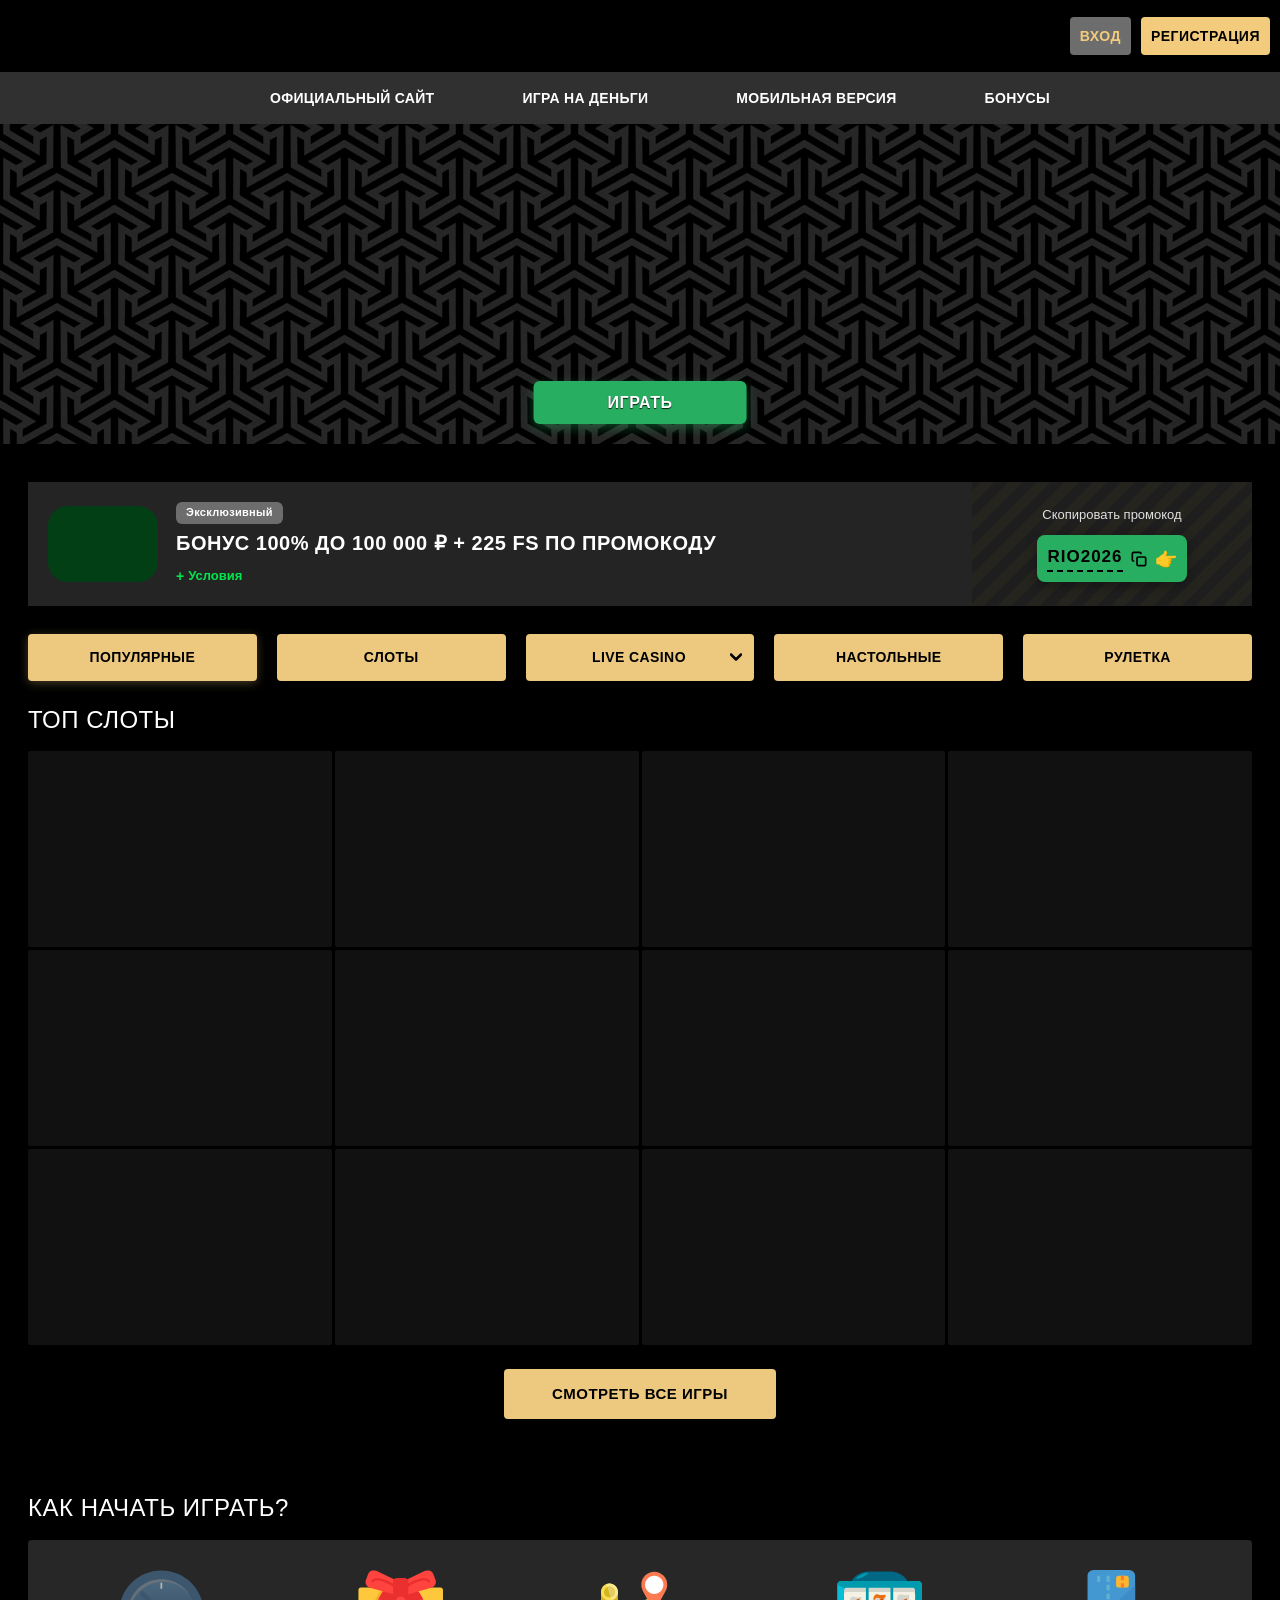
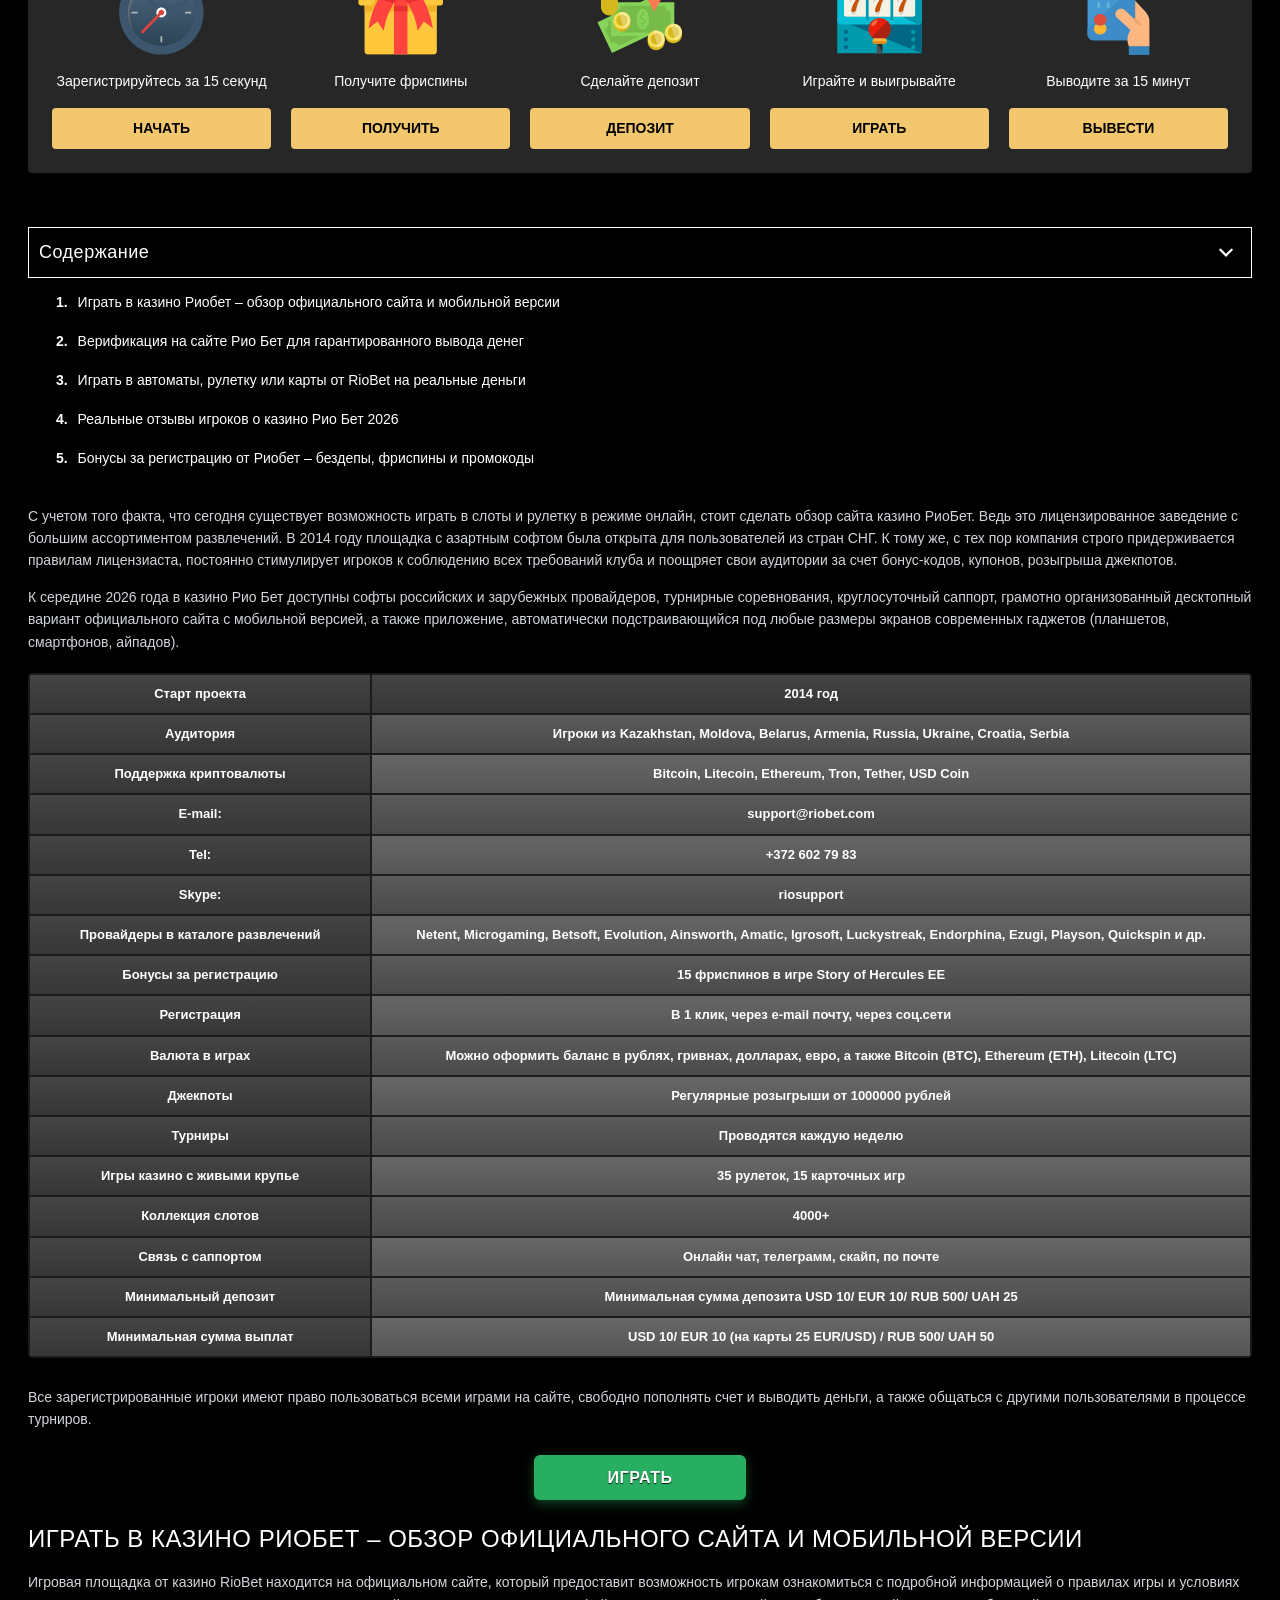
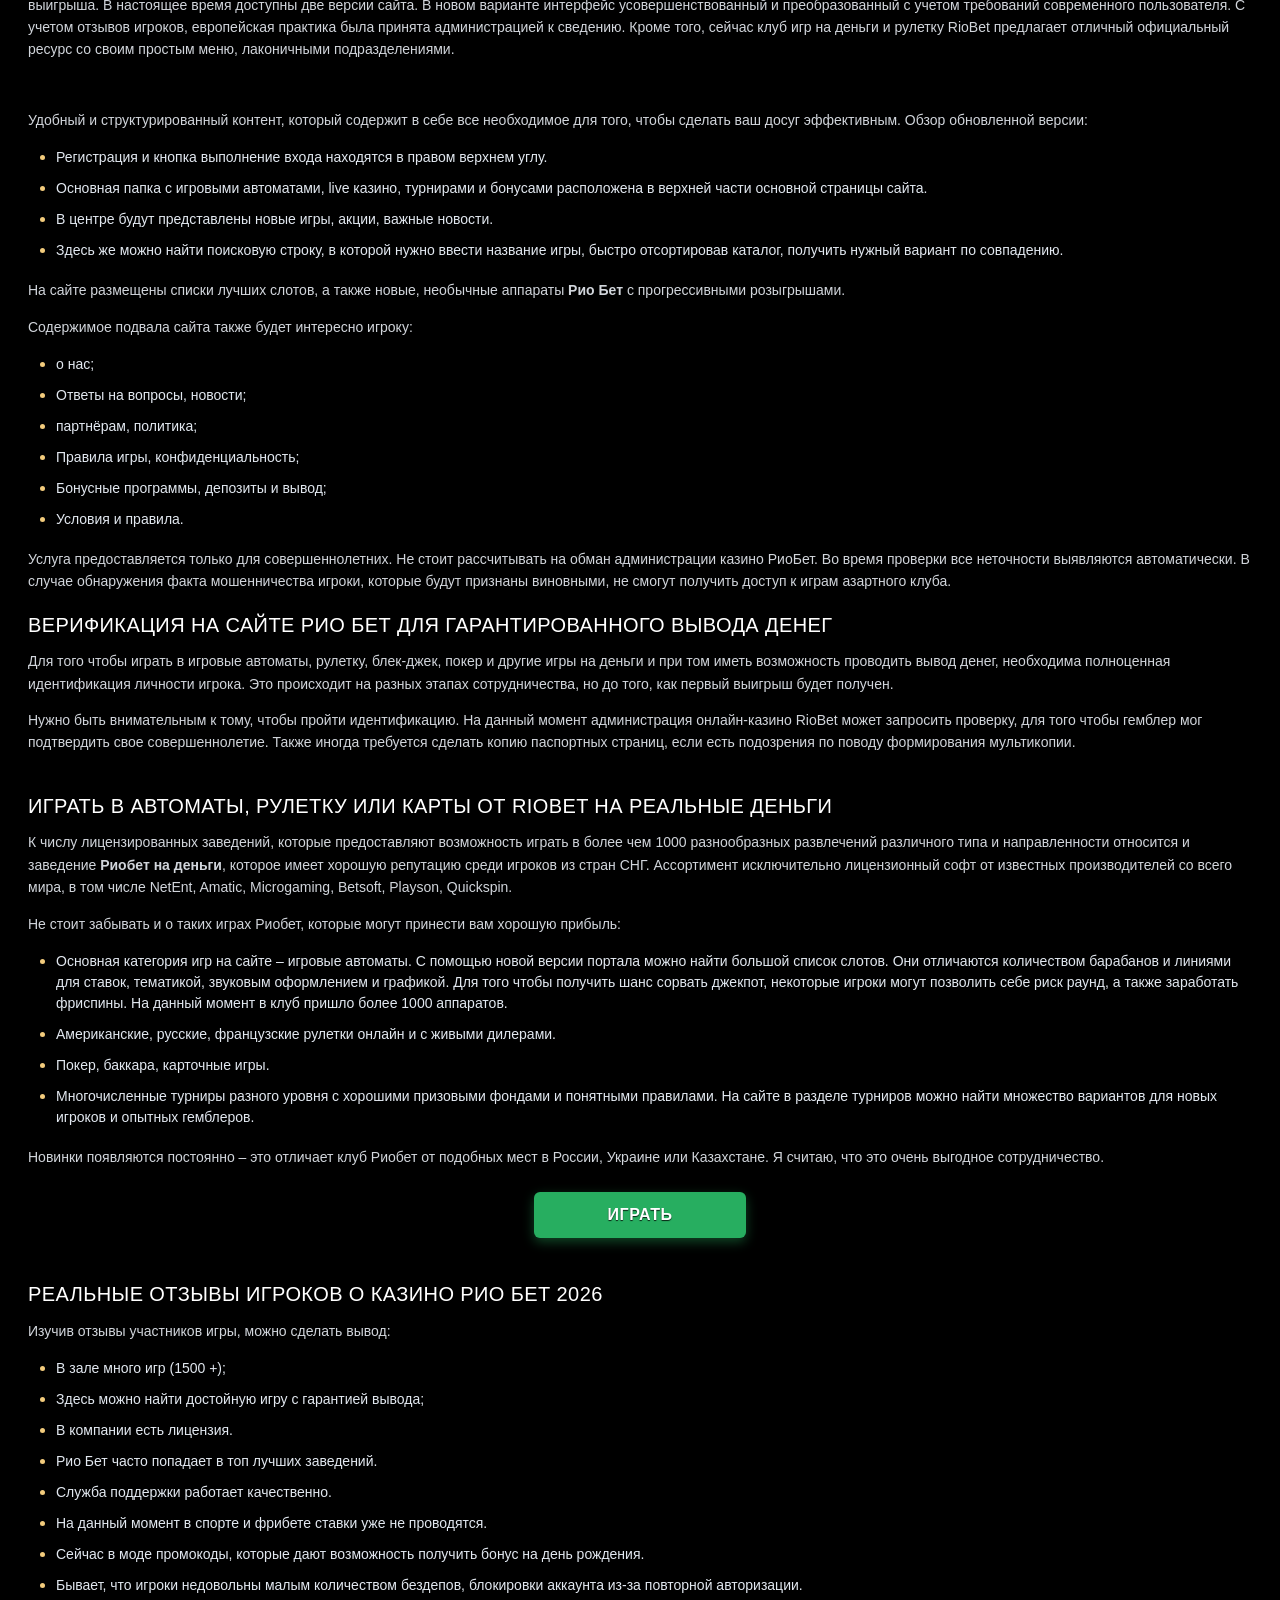
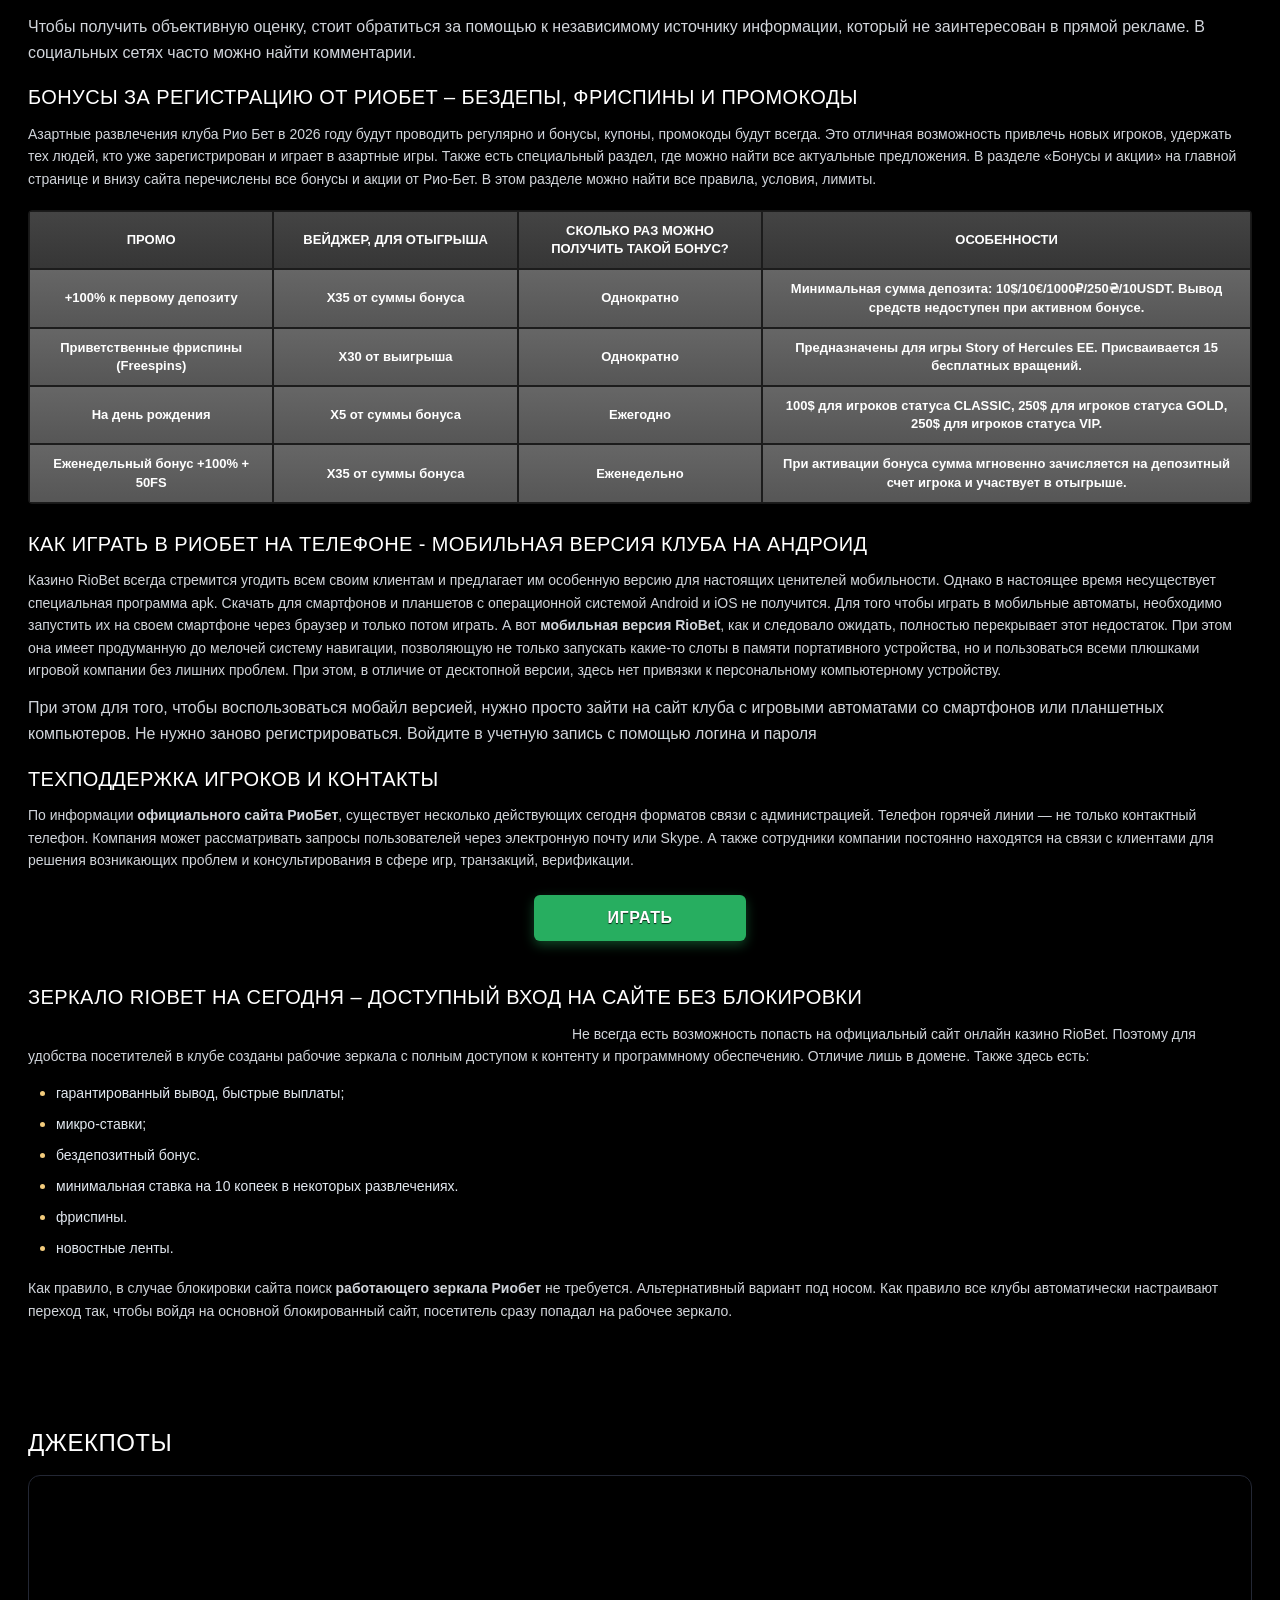
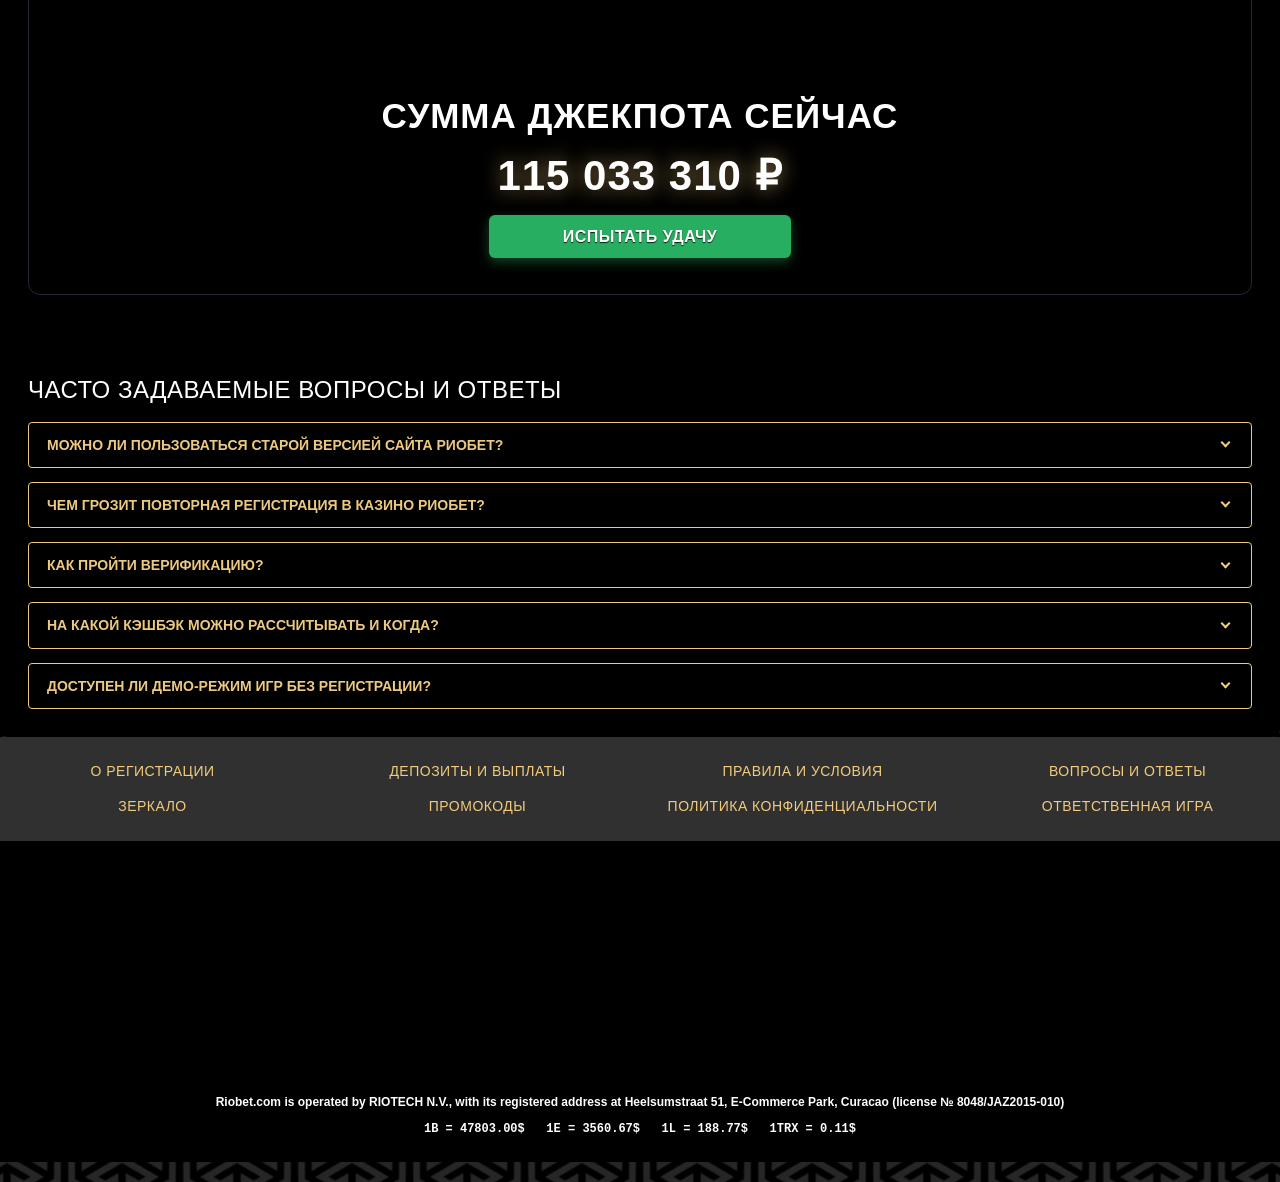
<file: index.amp.html>
<!doctype html>
<html lang="ru">
  <head>
    <meta charset="utf-8" />
    <script async src="https://cdn.ampproject.org/v0.js"></script>
    <script
      async
      custom-element="amp-carousel"
      src="https://cdn.ampproject.org/v0/amp-carousel-0.1.js"
    ></script>
    <script
      async
      custom-element="amp-accordion"
      src="https://cdn.ampproject.org/v0/amp-accordion-0.1.js"
    ></script>
    <script
      async
      custom-element="amp-sidebar"
      src="https://cdn.ampproject.org/v0/amp-sidebar-0.1.js"
    ></script>
    <script
      async
      custom-element="amp-script"
      src="https://cdn.ampproject.org/v0/amp-script-0.1.js"
    ></script>
    <link rel="canonical" href="index.html" />
    <meta
      name="viewport"
      content="width=device-width,initial-scale=1,minimum-scale=1,maximum-scale=1,user-scalable=no,viewport-fit=cover"
    />
    <style amp-boilerplate>
      body {
        -webkit-animation: -amp-start 8s steps(1, end) 0s 1 normal partmost;
        -moz-animation: -amp-start 8s steps(1, end) 0s 1 normal partmost;
        -ms-animation: -amp-start 8s steps(1, end) 0s 1 normal partmost;
        animation: -amp-start 8s steps(1, end) 0s 1 normal partmost;
      }
      @-webkit-keyframes -amp-start {
        from {
          visibility: hidden;
        }
        to {
          visibility: visible;
        }
      }
      @-moz-keyframes -amp-start {
        from {
          visibility: hidden;
        }
        to {
          visibility: visible;
        }
      }
      @-ms-keyframes -amp-start {
        from {
          visibility: hidden;
        }
        to {
          visibility: visible;
        }
      }
      @-o-keyframes -amp-start {
        from {
          visibility: hidden;
        }
        to {
          visibility: visible;
        }
      }
      @keyframes -amp-start {
        from {
          visibility: hidden;
        }
        to {
          visibility: visible;
        }
      }
    </style>
    <noscript
      ><style amp-boilerplate>
        body {
          -webkit-animation: none;
          -moz-animation: none;
          -ms-animation: none;
          animation: none;
        }
      </style></noscript
    >
    <style amp-custom>amp-img img{object-fit:cover;object-position:center}.header__logo amp-img img,.promo-card__logo amp-img img,.nav-png-icon img,.mobile-drawer__icon img{object-fit:contain}amp-carousel{display:block;width:100%;position:relative}amp-carousel .hero-slider__slide{display:block;width:100%;height:100%;position:relative}.hero-slider__container{display:block;width:100%;position:relative;min-height:175px}:root{--color-gold:#f2cb7c;--color-gold-hover:#e3a625;--color-green:#27ae60;--color-green-hover:#2ecc71;--bg-black:#000000;--bg-dark-card:#0d0e12;--bg-gray-strip:#24262d;--bg-table-dark:#363636;--bg-table-light:#565656;--color-white:#ffffff;--text-white:#ffffff;--text--gold:#f2cb7c;--text-muted:#94a3b8;--border-gold:#f2cb7c;--border-dark:#2d303a}*,*::before,*::after{box-sizing:border-box;margin:0;padding:0}body{font-family:'Roboto Condensed',-apple-system,BlinkMacSystemFont,'Segoe UI',Roboto,Arial,sans-serif;background-color:#000000;background-image:url('assets/img/bg/pattern_1000x800.webp');background-repeat:repeat;color:var(--color-white);line-height:1.45}body.menu-open{}a{color:inherit;text-decoration:none}button{font:inherit;background:none;border:none;cursor:pointer}h2,h3{scroll-margin-top:80px}.container{width:100%;max-width:1420px;margin:0 auto}.header{position:sticky;top:0;z-index:1000;width:100%;background-color:#000000}.header__top{background-color:#000000;padding:12px 10px}.header__top-content{display:flex;align-items:center;justify-content:space-between}.header__logo{display:flex;align-items:center}.header__logo-img{height:42px;width:auto;display:block}.header__actions{display:flex;align-items:center;gap:10px}.header__actions .btn{display:none}.btn{display:inline-flex;align-items:center;justify-content:center;padding:9px 10px;font-size:14px;font-weight:700;text-transform:uppercase;border-radius:4px;letter-spacing:0.5px;transition:opacity 0.2s ease,transform 0.1s ease}.btn:active{transform:scale(0.97)}.btn--login{background-color:#6d6d6d;color:var(--color-gold);font-weight:700}.btn--login:hover{background-color:#808080;color:var(--color-white)}.btn--reg{background-color:var(--color-gold);color:#000000;font-weight:800}.btn--reg:hover{background-color:#f5ca68}.btn--full{width:100%}.btn-gold{background-color:#f2c76e;color:#000000;font-weight:800}.btn-gold:hover{background-color:#f5d386}.btn-outline{background-color:transparent;border:1px solid #f2c76e;color:#f2c76e}.btn-outline:hover{background-color:rgba(242,199,110,0.1)}.header__burger-btn{display:flex;flex-direction:column;justify-content:space-between;width:28px;height:20px;cursor:pointer;z-index:1100}.header__burger-btn span{display:block;width:100%;height:3px;background-color:var(--color-white);border-radius:2px;transition:transform 0.25s ease,opacity 0.25s ease}.header__burger-btn.active span:nth-child(1){transform:translateY(8.5px) rotate(45deg)}.header__burger-btn.active span:nth-child(2){opacity:0}.header__burger-btn.active span:nth-child(3){transform:translateY(-8.5px) rotate(-45deg)}.sub-nav{display:none;background-color:#303030;width:100%;overflow:hidden}.sub-nav .container{background-color:transparent;border-radius:0;padding:0 4px}.sub-nav__list{display:grid;grid-template-columns:repeat(4,1fr);align-items:center;list-style:none;width:100%;margin:0;padding:0}.sub-link{display:flex;flex-direction:row;align-items:center;justify-content:center;gap:10px;padding:12px 18px;font-size:16px;font-weight:700;text-transform:uppercase;color:var(--color-white);letter-spacing:0.3px;line-height:1.2;transition:color 0.2s ease,background-color 0.2s ease;border-radius:4px}.sub-link:hover,.sub-link:active{background-color:rgba(255,255,255,0.08);color:var(--color-gold)}.nav-png-icon{display:block;flex-shrink:0;width:32px;height:32px;object-fit:contain}.mobile-drawer{position:fixed;top:66px;left:0;right:0;height:auto;max-height:calc(100vh - 80px);background-color:#14161d;box-shadow:0 10px 30px rgba(0,0,0,0.85);border-bottom:2px solid #edc97f;z-index:1050;padding:12px 16px 16px;overflow-y:auto;transform:translateY(-120%);opacity:0;visibility:hidden;transition:transform 0.25s ease,opacity 0.25s ease,visibility 0.25s ease}.mobile-drawer.open{transform:translateY(0);opacity:1;visibility:visible}.mobile-mobile-drawer__content{display:flex;flex-direction:column;height:auto}.mobile-drawer__nav{display:flex;flex-direction:column;gap:2px}.mobile-drawer__link{display:flex;align-items:center;gap:12px;padding:10px 14px;background:transparent;border:none;border-radius:6px;color:var(--color-white);font-size:15px;font-weight:700;text-decoration:none;transition:background-color 0.2s ease,color 0.2s ease}.mobile-drawer__link:hover,.mobile-drawer__link:active{background-color:#1f2330;color:#f5ca68}.mobile-drawer__icon{display:block;flex-shrink:0;width:28px;height:28px;object-fit:contain}.mobile-drawer__text{flex-grow:1;font-family:'Roboto Condensed',sans-serif;letter-spacing:0.3px;text-transform:uppercase}.mobile-drawer__bottom-actions{display:flex;flex-direction:column;gap:8px;margin-top:10px;padding-top:10px;border-top:1px solid #232734}.mobile-drawer__bottom-actions .btn{padding:11px;font-size:14px;border-radius:6px}.hero-slider-section{width:100%;background-image:url('assets/img/bg/pattern_1000x800.webp');background-repeat:repeat;position:relative;overflow:hidden;padding:0}.hero-slider__container{position:relative;width:100%;margin:0 auto;overflow:hidden;border-radius:0;border:none;aspect-ratio:2.2 / 1;min-height:175px}.hero-slider__track{display:flex;width:100%;height:100%;transition:transform 0.4s ease-in-out}.hero-slider__slide{min-width:100%;height:100%;box-sizing:border-box;position:relative}.hero-slider__link{display:block;width:100%;height:100%}.hero-slider__img{width:100%;height:100%;display:block;object-fit:cover;object-position:center}.hero-slider__overlay{position:absolute;bottom:12px;left:50%;transform:translateX(-50%);z-index:5}.btn--green{display:inline-flex;align-items:center;justify-content:center;padding:8px 36px;background-color:var(--color-green);color:var(--color-white);text-shadow:0 1px 1px rgba(0,0,0,0.8);font-family:'Roboto Condensed',sans-serif;font-size:14px;font-weight:800;text-transform:uppercase;border-radius:4px;letter-spacing:0.5px;text-decoration:none;box-shadow:0 2px 6px rgba(0,0,0,0.4);transition:background-color 0.2s ease,transform 0.2s ease}.btn--green:hover{background-color:var(--color-green-hover);transform:translateY(-1px)}.hero-slider__btn{position:absolute;top:50%;transform:translateY(-50%);z-index:10;width:44px;height:44px;display:flex;align-items:center;justify-content:center;cursor:pointer;transition:background-color 0.2s ease}.hero-slider__btn.hero-slider__btn--prev{left:16px}.hero-slider__btn.hero-slider__btn--next{right:16px}.hero-slider__pagination{position:absolute;bottom:0;left:0;width:100%;z-index:10;display:flex;height:10px;background-color:#262830}.hero-slider__segment{flex:1;height:100%;background-color:#3b3d45;border:none;border-right:1px solid #14151a;cursor:pointer;padding:0;margin:0;border-radius:0;transition:background-color 0.25s ease;border-left:1px solid #edc97f;border-right:1px solid #edc97f}.hero-slider__segment:hover{background-color:#4a4d57}.hero-slider__segment.active{background-color:var(--color-gold)}.main-content-wrapper{width:100%}.main-content-wrapper>.container{background-color:#000000;border-radius:0 0 8px 8px;padding:28px 28px 0;overflow:hidden}.pills{display:grid;grid-template-columns:1fr;gap:8px;width:100%;margin-bottom:24px}.pills__btn{display:inline-flex;align-items:center;justify-content:center;gap:6px;padding:13px 12px;background-color:#edc97f;color:#000000;font-size:14px;font-weight:700;text-transform:uppercase;letter-spacing:0.4px;border-radius:4px;white-space:nowrap;width:100%;text-align:center;transition:opacity 0.2s ease,transform 0.1s ease}.pills__btn:hover{opacity:0.9}.pills__btn.active{background-color:#edc97f;box-shadow:0 2px 10px rgba(237,201,127,0.3)}.pills__dropdown-wrap{position:relative;width:100%}.pills__btn.pills__dropdown{display:flex;justify-content:space-between;align-items:center;border:none;cursor:pointer;outline:none;position:relative;z-index:102;padding:13px 12px 13px 16px}.pills__btn.pills__dropdown span{flex:1;text-align:center;margin-left:12px}.pills__dropdown-wrap:hover .pills__btn.pills__dropdown,.pills__btn.pills__dropdown.open{border-radius:4px 4px 0 0;background-color:#fce7b6}.pills__dropdown-arrow{margin-left:auto;flex-shrink:0;transition:transform 0.25s ease}.pills__dropdown-wrap:hover .pills__dropdown-arrow,.pills__btn.pills__dropdown.open .pills__dropdown-arrow{transform:rotate(180deg)}.pills__dropdown-menu{position:absolute;top:100%;left:0;width:100%;background-color:#000000;border:1px solid #fce7b6;border-top:none;border-radius:0 0 4px 4px;padding:8px 0;display:flex;flex-direction:column;align-items:center;gap:2px;opacity:0;visibility:hidden;transform:translateY(-4px);transition:opacity 0.2s ease,transform 0.2s ease,visibility 0.2s ease;z-index:101}.pills__dropdown-wrap:hover .pills__dropdown-menu,.pills__dropdown-menu.show{opacity:1;visibility:visible;transform:translateY(0)}.pills__dropdown-item{width:100%;padding:8px 16px;color:var(--color-white);font-size:13px;font-weight:700;text-transform:uppercase;text-align:center;transition:background-color 0.2s ease,color 0.2s ease}.pills__dropdown-item:hover{background-color:#edc97f;color:#000000}.slots{padding:20px 0;padding-top:8px}.slots__grid{display:grid;grid-template-columns:repeat(2,1fr);gap:3px;width:100%}.slot-card{position:relative;width:100%;aspect-ratio:1.55 / 1;overflow:hidden;background-color:#111111;border-radius:2px}.slot-card.slot-card--hidden{display:none}.slot-card__img{width:100%;height:100%;object-fit:cover;display:block;transition:transform 0.3s ease}.slot-card:hover .slot-card__img{transform:scale(1.05)}.slot-card__overlay{position:absolute;top:0;left:0;width:100%;height:100%;background:rgba(0,0,0,0.7);display:flex;flex-direction:column;align-items:center;justify-content:center;gap:8px;padding:12px;opacity:0;transition:opacity 0.2s ease}.slot-card:hover .slot-card__overlay{opacity:1}.btn--slot{display:inline-flex;align-items:center;justify-content:center;width:100%;max-width:130px;padding:8px 12px;font-size:13px;font-weight:700;text-transform:uppercase;border-radius:4px;text-align:center;transition:transform 0.15s ease}.btn--slot:active{transform:scale(0.96)}.btn--slot-play{background-color:#edc97f;color:#000000}.btn--slot-demo{background-color:transparent;border:1px solid var(--color-white);color:var(--color-white)}.slots-more-wrap{display:flex;justify-content:center;margin-top:24px;margin-bottom:30px}.slots__load-more-btn{display:inline-flex;align-items:center;justify-content:center;padding:14px 48px;background-color:#edc97f;color:#000000;font-size:15px;font-weight:800;text-transform:uppercase;letter-spacing:0.5px;border-radius:4px;border:none;cursor:pointer;transition:background-color 0.2s ease,transform 0.2s ease}.slots__load-more-btn:hover{background-color:var(--color-gold);transform:translateY(-1px)}.steps{margin:10px 0;width:100%}.steps__container{background-color:#272727;border-radius:4px;padding:24px 20px 20px}.steps__grid{display:grid;grid-template-columns:1fr;gap:24px}.step-card{display:flex;flex-direction:column;align-items:center;text-align:center;height:100%}.step-card__icon-wrap{width:90px;height:90px;min-height:90px;display:flex;align-items:center;justify-content:center;margin:0 auto 14px;flex-shrink:0}.step-card__icon{width:85px;height:85px;max-width:100%;max-height:100%;display:block}.step-card__text{font-size:14px;color:var(--color-white);line-height:1.35;margin-bottom:18px;flex-grow:1;display:flex;align-items:center;justify-content:center;text-align:center}.step-card__btn{display:flex;align-items:center;justify-content:center;width:100%;padding:10px 0;background-color:#f2c76e;color:#000000;font-weight:700;font-size:14px;text-transform:uppercase;border-radius:4px;transition:background-color 0.2s ease,transform 0.2s ease,box-shadow 0.2s ease;text-decoration:none}.step-card__btn:hover{background-color:#f5d386;transform:translateY(-1px);box-shadow:0 4px 12px rgba(242,199,110,0.25)}.article-section{padding:20px 0;line-height:1.6;color:#d1d5db}h1,h2,h3,h4{font-family:'Roboto Condensed',-apple-system,BlinkMacSystemFont,sans-serif;font-weight:700;line-height:1.28;scroll-margin-top:80px}h1{font-size:24px;font-weight:500;color:var(--color-white);margin-top:24px;margin-bottom:18px;text-transform:uppercase;letter-spacing:0.5px}h2{font-size:22px;font-weight:500;color:var(--color-white);margin-top:24px;margin-bottom:16px;text-transform:uppercase;letter-spacing:0.5px}h3{font-size:18px;font-weight:500;color:var(--color-white);margin-top:20px;margin-bottom:12px;text-transform:uppercase;letter-spacing:0.4px}h4{font-size:16px;font-weight:500;color:var(--color-white);margin-top:16px;margin-bottom:10px}.article-section p{margin-bottom:14px;font-size:14px}.content-block__list,.article-section ul,.article-section ol{margin:14px 0 18px;padding-left:28px;list-style-type:disc}.content-block__list li,.article-section ul li,.article-section ol li{margin-bottom:8px;line-height:1.5;color:#e2e8f0;font-size:14px}.content-block__list li::marker,.article-section ul li::marker{color:var(--color-gold);font-size:1.1em}.content-block{width:100%;margin:20px 0;display:flow-root}.content-block__img-right,.content-block__img-left{display:block;width:100%;max-width:100%;height:auto;margin:12px auto 16px auto;border-radius:8px}@media (min-width:576px){.content-block__img-right{float:right;width:58%;max-width:520px;margin:6px 0 16px 24px;shape-outside:margin-box}.content-block__img-left{float:left;width:58%;max-width:520px;margin:6px 24px 16px 0;shape-outside:margin-box}}.preview-figure{width:100%;display:flex;justify-content:center;align-items:center;margin:24px 0;text-align:center}.preview-figure__img{display:block;max-width:100%;height:auto;margin:0 auto;border-radius:8px}.content-block__btn-wrap{display:flex;justify-content:center;align-items:center;width:100%;margin:24px 0;text-align:center}.btn--green{display:inline-flex;align-items:center;justify-content:center;padding:12px 36px;background-color:var(--color-green);color:var(--color-white);font-family:'Roboto Condensed',sans-serif;font-size:16px;font-weight:800;text-transform:uppercase;border-radius:6px;letter-spacing:0.5px;text-decoration:none;box-shadow:0 4px 12px rgba(39,174,96,0.4);transition:background-color 0.2s ease,transform 0.1s ease,box-shadow 0.2s ease;margin:0 auto}.btn--green:hover{background-color:var(--color-green-hover);box-shadow:0 6px 16px rgba(46,204,113,0.5)}.btn--green:active{transform:scale(0.97)}.toc,.table-of-contents{padding:0;margin:24px 0 28px;background-color:transparent;border:none;box-shadow:none}.toc__header{display:flex;align-items:center;justify-content:space-between;font-size:18px;font-weight:500;color:var(--color-white);letter-spacing:0.5px;padding:10px;background-color:#000000;border:1px solid var(--color-white);border-radius:0;margin-bottom:14px}.toc-title{font-size:16px;font-weight:700;color:var(--color-gold);margin-bottom:14px;text-transform:uppercase}.toc__toggle-btn,.btn-toc-toggle{display:inline-flex;align-items:center;justify-content:center;gap:6px;background:transparent;border:none;color:var(--color-white);cursor:pointer;padding:4px 8px;border-radius:0;font-size:13px;font-weight:700;transition:background-color 0.2s ease,transform 0.25s ease}.toc__arrow{transition:transform 0.25s ease;flex-shrink:0}.toc__toggle-btn.expanded .toc__arrow{transform:rotate(180deg)}.toc__list{list-style:none;list-style-type:none;display:flex;flex-direction:column;gap:10px;margin:0;padding:0}.toc__item{font-size:14px;line-height:1.4;list-style:none;list-style-type:none;display:block}.toc__item::marker{display:none;content:''}.toc__item.hidden-toc__item{display:none}.toc__link{color:var(--color-white);text-decoration:none;transition:color 0.2s ease}.toc__link:hover{color:var(--color-gold)}.toc__num{color:var(--color-white);font-weight:700;margin-right:6px}.specs-table__wrapper,.bonuses-table__wrapper{width:100%;overflow-x:auto;margin:20px 0 28px;border-radius:4px;border:1px solid #181818;box-shadow:0 4px 16px rgba(0,0,0,0.6);background-color:#1a1a1a}.specs-table{display:flex;flex-direction:column;width:100%;min-width:480px;font-family:'Roboto Condensed',sans-serif;font-size:13px;color:var(--color-white)}.specs-table__row{display:grid;grid-template-columns:28% 1fr;width:100%}.specs-table__label,.specs-table__value{padding:10px 14px;border:1px solid #1c1c1c;text-align:center;display:flex;align-items:center;justify-content:center;font-weight:700;line-height:1.4;color:var(--color-white)}.specs-table__label{background:#3e3e3e;background:linear-gradient(180deg,#444444 0%,#363636 100%);min-width:130px}.specs-table__value{background:#5e5e5e;background:linear-gradient(180deg,#666666 0%,#565656 100%)}.specs-table__row:nth-child(even) .specs-table__value{background:#525252;background:linear-gradient(180deg,#5a5a5a 0%,#4a4a4a 100%)}.specs-table__row:hover .specs-table__label,.specs-table__row:hover .specs-table__value{filter:brightness(1.15)}.bonuses-table{display:flex;flex-direction:column;min-width:650px;font-family:'Roboto Condensed',sans-serif;font-size:13px;color:var(--color-white)}.bonuses-table__header,.bonuses-table__row{display:grid;grid-template-columns:1fr 1fr 1fr 2fr;width:100%}.bonuses-table__cell{padding:10px 14px;border:1px solid #1c1c1c;text-align:center;display:flex;align-items:center;justify-content:center;font-weight:700;line-height:1.4;background:#5e5e5e;background:linear-gradient(180deg,#666666 0%,#565656 100%);color:var(--color-white)}.bonuses-table__header .bonuses-table__cell--header{background:#3e3e3e;background:linear-gradient(180deg,#444444 0%,#363636 100%);text-transform:uppercase}.bonuses-table__row:hover .bonuses-table__cell{filter:brightness(1.15)}.jackpot{padding:28px 0;width:100%}.jackpot__card{position:relative;width:100%;border-radius:12px;overflow:hidden;border:1px solid #232734;background-color:transparent;min-height:360px;display:flex;align-items:flex-end;justify-content:center;padding-bottom:28px;box-shadow:0 8px 24px rgba(0,0,0,0.6)}@media (min-width:768px){.jackpot__card{min-height:420px;padding-bottom:36px}}.jackpot__bg-img{position:absolute;top:0;left:0;width:100%;height:100%;object-fit:cover;object-position:center;filter:none;z-index:1}.jackpot__overlay{position:relative;z-index:2;display:flex;flex-direction:column;align-items:center;justify-content:center;text-align:center}.jackpot__subtitle{font-size:35px;font-weight:700;color:var(--color-white);text-transform:uppercase;letter-spacing:1px;text-shadow:0 2px 4px rgba(0,0,0,0.8)}.jackpot__amount{font-size:32px;font-weight:900;color:var(--color-white);text-shadow:0 0 20px rgba(242,203,124,0.6),0 2px 4px rgba(0,0,0,0.9);font-family:'Roboto Condensed',sans-serif;letter-spacing:1px;margin:4px 0}@media (min-width:768px){.jackpot__amount{font-size:42px}}.jackpot__btn{margin-top:4px}.faq{padding:28px 0;width:100%}.faq__accordion,.faq-container{display:flex;flex-direction:column;gap:14px;width:100%}.faq__item{background-color:transparent;border:none;box-shadow:none;display:flex;flex-direction:column;overflow:visible}.faq__item.active{border:none;box-shadow:none}.faq__button{width:100%;display:flex;align-items:center;justify-content:space-between;padding:12px 18px;background-color:#000000;border:1px solid #edc97f;border-radius:4px;color:#edc97f;font-size:14px;font-weight:700;text-transform:uppercase;text-align:left;cursor:pointer;transition:background-color 0.2s ease,border-color 0.2s ease;gap:12px}.faq__button:hover{background-color:rgba(242,203,124,0.08)}.faq__icon,.faq-icon{position:relative;width:16px;height:16px;flex-shrink:0;display:inline-flex;align-items:center;justify-content:center}.faq__icon::before{content:'';display:block;width:7px;height:7px;border-right:2px solid #f2cb7c;border-bottom:2px solid #f2cb7c;transform:translateY(-2px) rotate(45deg);transition:transform 0.3s ease}.faq__icon::after{display:none}.faq__button[aria-expanded='true'] .faq__icon::before,.faq__item.active .faq__icon::before{transform:translateY(2px) rotate(-135deg)}.faq__panel{max-height:0;overflow:hidden;transition:max-height 0.35s ease;background-color:transparent;border:none}.faq__panel p,.faq-answer{padding:12px 6px 4px 6px;color:var(--color-white);font-size:14px;line-height:1.55;border:none;margin:0;background-color:transparent}.footer,.footer{width:100%;background-color:#000000;border-top:none}.footer__links-wrap,.footer-links-section{padding:24px 0;background-color:#303030}.footer__links-grid{display:grid;grid-template-columns:repeat(2,1fr);gap:16px 20px;width:100%;text-align:center}@media (min-width:768px){.footer__links-grid{grid-template-columns:repeat(4,1fr)}}.footer__nav-col{display:flex;flex-direction:column;gap:15px;align-items:center;text-align:center}.footer__nav-link,.footer-link{font-size:14px;font-weight:400;color:var(--color-gold);text-transform:uppercase;letter-spacing:0.5px;transition:color 0.2s ease,opacity 0.2s ease;text-decoration:none}.footer__nav-link:hover,.footer-link:hover{color:var(--color-white);opacity:0.9}.footer__crypto-wrap,.footer-crypto-outer{background-color:#000000;padding:32px 0 20px;border-bottom:none}.footer__crypto-row{display:flex;flex-wrap:wrap;align-items:center;justify-content:center;gap:16px 48px;width:100%}.sub-nav__crypto-logo{height:36px;width:auto;max-width:160px;object-fit:contain;opacity:1;transition:transform 0.2s ease}@media (min-width:768px){.sub-nav__crypto-logo{height:84px}}.sub-nav__crypto-logo:hover{transform:scale(1.08)}.footer__providers-wrap,.footer-providers-outer{padding:20px 0 36px;background-color:#000000;border-bottom:none}.footer__providers-grid{display:flex;flex-wrap:wrap;align-items:center;justify-content:center;gap:12px 18px;width:100%}@media (min-width:768px){.footer__providers-grid{gap:16px 22px}}.footer__provider-logo{height:36px;width:auto;max-width:130px;object-fit:contain;opacity:0.92;transition:opacity 0.2s ease,transform 0.2s ease}@media (min-width:768px){.footer__provider-logo{height:44px;max-width:150px}}.footer__provider-logo:hover{opacity:1;transform:scale(1.08)}.footer__legal-outer{background-color:#000000;padding:16px 0 24px;text-align:center;font-size:12px;color:var(--color-white)}.footer__legal-wrap{display:flex;flex-direction:column;gap:6px;align-items:center;justify-content:center}.footer__legal-text{margin-bottom:4px;line-height:1.5;color:var(--color-white);font-weight:600;font-size:12px}.footer__rates-text{color:var(--color-white);font-weight:700;font-family:'Roboto Condensed',monospace,sans-serif;font-size:12px}.footer__bottom-pattern{width:100%;height:20px;background-color:#0d0e12;background-image:url('assets/img/bg/pattern_1000x800.webp');background-repeat:repeat;background-position:center}@media (min-width:576px){.pills{grid-template-columns:repeat(2,1fr);gap:6px}.steps__grid{grid-template-columns:repeat(2,1fr);gap:20px}}@media (min-width:600px){.hero-slider__container{aspect-ratio:2.8 / 1;min-height:210px}.hero-slider__overlay{bottom:16px}.btn--green{padding:9px 54px;font-size:15px}.slots__grid{grid-template-columns:repeat(3,1fr);gap:3px}.footer__links-grid{grid-template-columns:repeat(4,1fr)}}@media (min-width:768px){.pills{grid-template-columns:repeat(3,1fr);gap:8px}.steps__grid{grid-template-columns:repeat(3,1fr);gap:20px}.hero-slider__container{aspect-ratio:3.4 / 1;min-height:230px}.hero-slider__overlay{bottom:20px}.btn--green{padding:10px 74px;font-size:16px}.header__burger-btn,.mobile-drawer{display:none}.header__actions .btn{display:inline-flex}.header__logo-img{height:48px}.sub-nav{display:block}.sub-nav .container{padding:0 20px}.sub-nav__list{display:flex;justify-content:center;align-items:center;gap:16px;width:100%}.sub-link{justify-content:center;gap:8px;padding:10px 16px;font-size:14px;background-color:transparent}}@media (min-width:992px){.pills{grid-template-columns:repeat(5,1fr);gap:20px}.steps__grid{grid-template-columns:repeat(5,1fr);gap:20px}.steps__container{padding:28px 24px 24px}.slots__grid{grid-template-columns:repeat(4,1fr);gap:3px}h1{font-size:26px}h2{font-size:24px}h3{font-size:20px}.hero-slider__container{aspect-ratio:4 / 1;min-height:auto}}.promo-offer-section{width:100%;margin:10px 0px 20px}.promo-card{background-color:#242424;display:flex;flex-direction:column;overflow:hidden}@media (min-width:768px){.promo-card{flex-direction:row;align-items:stretch}}.promo-card__main{flex:1;padding:20px;display:flex;align-items:center;gap:18px}.promo-card__logo-wrap{width:110px;height:76px;background:#033f15;border-radius:20px;display:flex;align-items:center;justify-content:center;flex-shrink:0;padding:10px}.promo-card__logo{max-width:100%;max-height:100%;object-fit:contain}.promo-card__details{display:flex;flex-direction:column;align-items:flex-start;gap:6px}.promo-card__badge{background-color:#6d6d6d;color:#ffffff;font-size:11px;font-weight:700;padding:3px 10px;border-radius:6px;text-transform:none;letter-spacing:0.3px}.promo-card__title{font-size:18px;font-weight:700;color:#ffffff;margin:0;line-height:1.3}@media (min-width:768px){.promo-card__title{font-size:20px}}.promo-card__terms-btn{background:none;border:none;color:#00e64d;font-size:13px;font-weight:600;padding:0;margin-top:4px;cursor:pointer;display:inline-flex;align-items:center;gap:4px}.promo-card__terms-btn:hover{color:#33ff77}.promo-card__plus{font-weight:800;font-size:14px}.promo-card__side{width:100%;padding:20px;background-color:#1e1e1e;background-image:repeating-linear-gradient( -45deg,transparent,transparent 10px,rgba(255,204,0,0.03) 10px,rgba(255,204,0,0.03) 20px );display:flex;flex-direction:column;align-items:center;justify-content:center;gap:10px}@media (min-width:768px){.promo-card__side{width:280px}}.promo-card__side-label{font-size:13px;color:#e0e0e0;font-weight:500}.promo-card__code-btn{width:100%;max-width:230px;background:var(--color-green);color:#000000;border-radius:8px;padding:10px 10px;display:flex;align-items:center;justify-content:center;gap:8px;cursor:pointer;outline:none;-webkit-tap-highlight-color:transparent;transition:transform 0.15s ease,box-shadow 0.25s ease,background-color 0.25s ease;position:relative;box-shadow:0 4px 12px rgba(0,0,0,0.3)}.promo-card__code-btn.copied{background:var(--color-green);color:#000000;box-shadow:0 0 16px rgba(39,174,96,0.6)}.promo-card__code{font-family:'Roboto Condensed',sans-serif;font-size:17px;font-weight:800;letter-spacing:1px;border-bottom:2px dashed #000000}.promo-card__code-btn.copied .promo-card__code{border-bottom:none;font-size:22px}.promo-card__copy-icon{flex-shrink:0}.promo-card__hand-icon{font-size:18px;line-height:1}.promo-card__terms-panel{background-color:#1a1a1a;border:1px solid #333333;border-top:none;border-radius:0 0 14px 14px;padding:16px 20px;margin-top:-6px;font-size:13px;color:#cccccc}.promo-card__terms-panel ul{margin:0;padding-left:20px}.promo-card__terms-panel li{margin-bottom:6px}.visually-hidden{position:absolute;width:1px;height:1px;margin:-1px;padding:0;overflow:hidden;clip:rect(0,0,0,0);white-space:nowrap;border:0}@media (max-width:768px){.sub-link{min-height:48px}.hero-slider__btn{width:48px;height:48px}.hero-slider__segment{position:relative}.hero-slider__segment::after{content:'';position:absolute;top:-19px;bottom:-19px;left:0;right:0}.toc__link{min-height:44px;display:inline-flex;align-items:center;padding:6px 0}.faq__button{min-height:48px}.pills__btn{min-height:44px}}</style>
  </head>
  <body>
    <header class="header">
      <div class="header__top">
        <div class="container header__top-content">
          <a href="/" class="header__logo">
            <amp-img
              src="assets/img/logo/riobet.svg"
              alt="Riobet"
              class="header__logo-img"
              width="174"
              height="48"
              layout="intrinsic"
            ></amp-img>
          </a>
          <div class="header__actions">
            <a href="#ref" class="btn btn--login">ВХОД</a>
            <a href="#ref" class="btn btn--reg">РЕГИСТРАЦИЯ</a>
            <button
              id="menuToggle"
              on="tap:mobileSidebar.toggle"
              class="header__burger-btn"
              aria-label="Меню"
            >
              <span></span>
              <span></span>
              <span></span>
            </button>
          </div>
        </div>
      </div>
      <nav class="sub-nav">
        <div class="container">
          <ul class="sub-nav__list">
            <li>
              <a href="#about" class="sub-link">
                <amp-img
                  src="assets/img/icons/001-oficialnyj-sajt.webp"
                  alt="Официальный сайт"
                  class="nav-png-icon"
                  width="300"
                  height="180"
                  layout="responsive"
                ></amp-img>
                <span>ОФИЦИАЛЬНЫЙ САЙТ</span>
              </a>
            </li>
            <li>
              <a href="#games" class="sub-link">
                <amp-img
                  src="assets/img/icons/001-na-dengi.webp"
                  alt="Игра на деньги"
                  class="nav-png-icon"
                  width="300"
                  height="180"
                  layout="responsive"
                ></amp-img>
                <span>ИГРА НА ДЕНЬГИ</span>
              </a>
            </li>
            <li>
              <a href="#mobile" class="sub-link">
                <amp-img
                  src="assets/img/icons/001-mobilnaya-versiya.webp"
                  alt="Мобильная версия"
                  class="nav-png-icon"
                  width="300"
                  height="180"
                  layout="responsive"
                ></amp-img>
                <span>МОБИЛЬНАЯ ВЕРСИЯ</span>
              </a>
            </li>
            <li>
              <a href="#bonuses" class="sub-link">
                <amp-img
                  src="assets/img/icons/001-bonusy.webp"
                  alt="Бонусы"
                  class="nav-png-icon"
                  width="300"
                  height="180"
                  layout="responsive"
                ></amp-img>
                <span>БОНУСЫ</span>
              </a>
            </li>
          </ul>
        </div>
      </nav>
    </header>
    <div id="mobileMenu" class="mobile-drawer">
      <div class="mobile-mobile-drawer__content">
        <nav class="mobile-drawer__nav">
          <a href="#about" class="mobile-drawer__link">
            <amp-img
              src="assets/img/icons/001-oficialnyj-sajt.webp"
              alt="Официальный сайт"
              class="mobile-drawer__icon"
              width="300"
              height="180"
              layout="responsive"
            ></amp-img>
            <span class="mobile-drawer__text">Официальный сайт</span>
          </a>
          <a href="#games" class="mobile-drawer__link">
            <amp-img
              src="assets/img/icons/001-na-dengi.webp"
              alt="Игра на деньги"
              class="mobile-drawer__icon"
              width="300"
              height="180"
              layout="responsive"
            ></amp-img>
            <span class="mobile-drawer__text">Игра на деньги</span>
          </a>
          <a href="#mobile" class="mobile-drawer__link">
            <amp-img
              src="assets/img/icons/001-mobilnaya-versiya.webp"
              alt="Мобильная версия"
              class="mobile-drawer__icon"
              width="300"
              height="180"
              layout="responsive"
            ></amp-img>
            <span class="mobile-drawer__text">Мобильная версия</span>
          </a>
          <a href="#bonuses" class="mobile-drawer__link">
            <amp-img
              src="assets/img/icons/001-bonusy.webp"
              alt="Бонусы"
              class="mobile-drawer__icon"
              width="300"
              height="180"
              layout="responsive"
            ></amp-img>
            <span class="mobile-drawer__text">Бонусы</span>
          </a>
        </nav>
        <div class="mobile-drawer__bottom-actions">
          <a href="#login" class="btn btn--login btn--full">ВХОД</a>
          <a href="#ref" class="btn btn--reg btn--full">РЕГИСТРАЦИЯ</a>
        </div>
      </div>
    </div>
    <main>
      <h1 class="visually-hidden">
        Riobet Casino — Официальный сайт и рабочее зеркало 2026
      </h1>
      <section class="hero-slider-section">
        <div class="container">
          <amp-carousel
            class="hero-slider__container"
            width="1200"
            height="300"
            layout="responsive"
            type="slides"
            autoplay
            delay="5000"
          >
            <div class="hero-slider__slide">
              <a href="#ref" class="hero-slider__link">
                <amp-img
                  src="assets/img/bg/big_ram_live2-6.webp"
                  alt="Играй в прямом эфире"
                  class="hero-slider__img"
                  width="1200"
                  height="300"
                  layout="fill"
                >
                </amp-img>
                <div class="hero-slider__overlay">
                  <span class="btn--green">ИГРАТЬ</span>
                </div>
              </a>
            </div>
            <div class="hero-slider__slide">
              <a href="#ref" class="hero-slider__link">
                <amp-img
                  src="assets/img/bg/big_ram_1_rus.webp"
                  alt="Зарегистрируйся и получи фриспины"
                  class="hero-slider__img"
                  width="1200"
                  height="300"
                  layout="fill"
                ></amp-img>
                <div class="hero-slider__overlay">
                  <span class="btn--green">ИГРАТЬ</span>
                </div>
              </a>
            </div>
            <div class="hero-slider__slide">
              <a href="#ref" class="hero-slider__link">
                <amp-img
                  src="assets/img/bg/dropsandwinsbig.webp"
                  alt="Drops and Wins 2,500,000"
                  class="hero-slider__img"
                  width="1200"
                  height="300"
                  layout="fill"
                ></amp-img>
                <div class="hero-slider__overlay">
                  <span class="btn--green">ИГРАТЬ</span>
                </div>
              </a>
            </div>
          </amp-carousel>
        </div>
      </section>
      <div class="main-content-wrapper">
        <div class="container">
          <section class="promo-offer-section" id="promo-offer">
            <div class="promo-card">
              <div class="promo-card__main">
                <div class="promo-card__logo-wrap">
                  <amp-img
                    src="assets/img/logo/riobet.svg"
                    alt="Riobet"
                    class="promo-card__logo"
                    width="100"
                    height="32"
                    layout="fixed"
                  ></amp-img>
                </div>
                <div class="promo-card__details">
                  <span class="promo-card__badge">Эксклюзивный</span>
                  <h2 class="promo-card__title">
                    Бонус 100% до 100 000 ₽ + 225 FS по промокоду
                  </h2>
                  <button
                    type="button"
                    class="promo-card__terms-btn"
                    on="tap:promoTermsPanel.toggleVisibility"
                    aria-label="Условия бонуса"
                  >
                    <span class="promo-card__plus">+</span> Условия
                  </button>
                </div>
              </div>
              <div class="promo-card__side">
                <span class="promo-card__side-label">Скопировать промокод</span>
                <amp-script script="copyPromoScript" layout="container">
                  <button
                    type="button"
                    class="promo-card__code-btn"
                    id="copyPromoBtn"
                    aria-label="Скопировать промокод"
                  >
                    <span class="promo-card__code" id="promoCodeVal">RIO2026</span>
                    <svg class="promo-card__copy-icon" width="16" height="16" viewBox="0 0 24 24" fill="none" stroke="currentColor" stroke-width="2.5">
                      <rect x="9" y="9" width="13" height="13" rx="2" ry="2"></rect>
                      <path d="M5 15H4a2 2 0 0 1-2-2V4a2 2 0 0 1 2-2h9a2 2 0 0 1 2 2v1"></path>
                    </svg>
                    <span class="promo-card__hand-icon">👉</span>
                  </button>
                </amp-script>
                <script id="copyPromoScript" type="text/plain" target="amp-script">
                  const copyBtn = document.getElementById('copyPromoBtn');
                  if (copyBtn) {
                    const origHTML = copyBtn.innerHTML;
                    copyBtn.addEventListener('click', (e) => {
                      if (e) e.preventDefault();
                      const codeText = 'RIO2026';
                      const doCopy = () => {
                        copyBtn.classList.add('copied');
                        copyBtn.innerHTML = '<span class="promo-card__code" style="border-bottom:none;font-size:22px;">✓</span>';
                        setTimeout(() => {
                          copyBtn.classList.remove('copied');
                          copyBtn.innerHTML = origHTML;
                        }, 2000);
                      };
                      if (navigator.clipboard && navigator.clipboard.writeText) {
                        navigator.clipboard.writeText(codeText).then(doCopy).catch(doCopy);
                      } else {
                        doCopy();
                      }
                    });
                  }
                </script>
              </div>
            </div>
            <div class="promo-card__terms-panel" id="promoTermsPanel" hidden>
              <ul>
                <li>
                  <strong>Минимальный депозит:</strong> 1 000 ₽ / 10$ / 10€
                </li>
                <li>
                  <strong>Вейджер на отыгрыш:</strong> x35 на сумму бонуса
                </li>
                <li>
                  <strong>Приветственные фриспины:</strong> 225 FS в топовых
                  слотах
                </li>
                <li>
                  <strong>Активация:</strong> По промокоду RIO2026 при
                  регистрации нового аккаунта
                </li>
              </ul>
            </div>
          </section>
          <section class="slots" id="games">
            <div class="pills">
              <a href="#games" class="pills__btn active">ПОПУЛЯРНЫЕ</a>
              <a href="#games" class="pills__btn">СЛОТЫ</a>
              <div class="pills__dropdown-wrap">
                <button
                  type="button"
                  class="pills__btn pills__dropdown"
                  id="liveCasinoDropdownBtn"
                >
                  <span>LIVE CASINO</span>
                  <svg
                    class="pills__dropdown-arrow"
                    width="12"
                    height="8"
                    viewBox="0 0 12 8"
                    fill="none"
                    xmlns="http://www.w3.org/2000/svg"
                  >
                    <path
                      d="M1 1.5L6 6.5L11 1.5"
                      stroke="#000000"
                      stroke-width="2.5"
                      stroke-linecap="round"
                      stroke-linejoin="round"
                    />
                  </svg>
                </button>
                <div class="pills__dropdown-menu" id="liveCasinoDropdownMenu">
                  <a href="#games" class="pills__dropdown-item">POKER</a>
                  <a href="#games" class="pills__dropdown-item">ROULETTE</a>
                  <a href="#games" class="pills__dropdown-item">SHOW</a>
                  <a href="#games" class="pills__dropdown-item">BLACK JACK</a>
                  <a href="#games" class="pills__dropdown-item">BACCARAT</a>
                </div>
              </div>
              <a href="#games" class="pills__btn">НАСТОЛЬНЫЕ</a>
              <a href="#games" class="pills__btn">РУЛЕТКА</a>
            </div>
            <h2>Топ слоты</h2>
            <div class="slots__grid">
              <div class="slot-card">
                <amp-img
                  src="assets/img/slots/bigwildbuffalo.webp"
                  alt="Big Wild Buffalo"
                  class="slot-card__img"
                  width="300"
                  height="194"
                  layout="responsive"
                ></amp-img>
                <div class="slot-card__overlay">
                  <a href="#ref" class="btn--slot btn--slot-play">ИГРАТЬ</a>
                  <a href="#ref" class="btn--slot btn--slot-demo">ДЕМО</a>
                </div>
              </div>
              <div class="slot-card">
                <amp-img
                  src="assets/img/slots/alienfruits.webp"
                  alt="Alien Fruits"
                  class="slot-card__img"
                  width="300"
                  height="194"
                  layout="responsive"
                ></amp-img>
                <div class="slot-card__overlay">
                  <a href="#ref" class="btn--slot btn--slot-play">ИГРАТЬ</a>
                  <a href="#ref" class="btn--slot btn--slot-demo">ДЕМО</a>
                </div>
              </div>
              <div class="slot-card">
                <amp-img
                  src="assets/img/slots/candymania.webp"
                  alt="Candy Mania"
                  class="slot-card__img"
                  width="300"
                  height="194"
                  layout="responsive"
                ></amp-img>
                <div class="slot-card__overlay">
                  <a href="#ref" class="btn--slot btn--slot-play">ИГРАТЬ</a>
                  <a href="#ref" class="btn--slot btn--slot-demo">ДЕМО</a>
                </div>
              </div>
              <div class="slot-card">
                <amp-img
                  src="assets/img/slots/3_hot_chillies1.webp"
                  alt="3 Hot Chillies Slot"
                  class="slot-card__img"
                  width="300"
                  height="194"
                  layout="responsive"
                ></amp-img>
                <div class="slot-card__overlay">
                  <a href="#ref" class="btn--slot btn--slot-play">ИГРАТЬ</a>
                  <a href="#ref" class="btn--slot btn--slot-demo">ДЕМО</a>
                </div>
              </div>
              <div class="slot-card">
                <amp-img
                  src="assets/img/slots/razor-shark-slot-push-gaming-1-160x101.webp"
                  alt="Razor Shark"
                  class="slot-card__img"
                  width="300"
                  height="194"
                  layout="responsive"
                ></amp-img>
                <div class="slot-card__overlay">
                  <a href="#ref" class="btn--slot btn--slot-play">ИГРАТЬ</a>
                  <a href="#ref" class="btn--slot btn--slot-demo">ДЕМО</a>
                </div>
              </div>
              <div class="slot-card">
                <amp-img
                  src="assets/img/slots/acrobats.webp"
                  alt="Acrobats"
                  class="slot-card__img"
                  width="300"
                  height="194"
                  layout="responsive"
                ></amp-img>
                <div class="slot-card__overlay">
                  <a href="#ref" class="btn--slot btn--slot-play">ИГРАТЬ</a>
                  <a href="#ref" class="btn--slot btn--slot-demo">ДЕМО</a>
                </div>
              </div>
              <div class="slot-card">
                <amp-img
                  src="assets/img/slots/ancienttemplegems.webp"
                  alt="Ancient Temple Gems"
                  class="slot-card__img"
                  width="300"
                  height="194"
                  layout="responsive"
                ></amp-img>
                <div class="slot-card__overlay">
                  <a href="#ref" class="btn--slot btn--slot-play">ИГРАТЬ</a>
                  <a href="#ref" class="btn--slot btn--slot-demo">ДЕМО</a>
                </div>
              </div>
              <div class="slot-card">
                <amp-img
                  src="assets/img/slots/butterflylovers.webp"
                  alt="Butterfly Lovers"
                  class="slot-card__img"
                  width="300"
                  height="194"
                  layout="responsive"
                ></amp-img>
                <div class="slot-card__overlay">
                  <a href="#ref" class="btn--slot btn--slot-play">ИГРАТЬ</a>
                  <a href="#ref" class="btn--slot btn--slot-demo">ДЕМО</a>
                </div>
              </div>
              <div class="slot-card">
                <amp-img
                  src="assets/img/slots/calabashboys.webp"
                  alt="Calabash Boys"
                  class="slot-card__img"
                  width="300"
                  height="194"
                  layout="responsive"
                ></amp-img>
                <div class="slot-card__overlay">
                  <a href="#ref" class="btn--slot btn--slot-play">ИГРАТЬ</a>
                  <a href="#ref" class="btn--slot btn--slot-demo">ДЕМО</a>
                </div>
              </div>
              <div class="slot-card">
                <amp-img
                  src="assets/img/slots/candystorm.webp"
                  alt="Candy Storm"
                  class="slot-card__img"
                  width="300"
                  height="194"
                  layout="responsive"
                ></amp-img>
                <div class="slot-card__overlay">
                  <a href="#ref" class="btn--slot btn--slot-play">ИГРАТЬ</a>
                  <a href="#ref" class="btn--slot btn--slot-demo">ДЕМО</a>
                </div>
              </div>
              <div class="slot-card">
                <amp-img
                  src="assets/img/slots/catandmouse.webp"
                  alt="Cat and Mouse"
                  class="slot-card__img"
                  width="300"
                  height="194"
                  layout="responsive"
                ></amp-img>
                <div class="slot-card__overlay">
                  <a href="#ref" class="btn--slot btn--slot-play">ИГРАТЬ</a>
                  <a href="#ref" class="btn--slot btn--slot-demo">ДЕМО</a>
                </div>
              </div>
              <div class="slot-card">
                <amp-img
                  src="assets/img/slots/20superstars.webp"
                  alt="20 Superstars"
                  class="slot-card__img"
                  width="300"
                  height="194"
                  layout="responsive"
                ></amp-img>
                <div class="slot-card__overlay">
                  <a href="#ref" class="btn--slot btn--slot-play">ИГРАТЬ</a>
                  <a href="#ref" class="btn--slot btn--slot-demo">ДЕМО</a>
                </div>
              </div>
              <div class="slot-card slot-card--extra slot-card--hidden">
                <amp-img
                  src="assets/img/slots/3xsuperpeppers.webp"
                  alt="3x Super Peppers"
                  class="slot-card__img"
                  width="300"
                  height="194"
                  layout="responsive"
                ></amp-img>
                <div class="slot-card__overlay">
                  <a href="#ref" class="btn--slot btn--slot-play">ИГРАТЬ</a>
                  <a href="#ref" class="btn--slot btn--slot-demo">ДЕМО</a>
                </div>
              </div>
              <div class="slot-card slot-card--extra slot-card--hidden">
                <amp-img
                  src="assets/img/slots/4secretsofaladdin.webp"
                  alt="4 Secrets of Aladdin"
                  class="slot-card__img"
                  width="300"
                  height="194"
                  layout="responsive"
                ></amp-img>
                <div class="slot-card__overlay">
                  <a href="#ref" class="btn--slot btn--slot-play">ИГРАТЬ</a>
                  <a href="#ref" class="btn--slot btn--slot-demo">ДЕМО</a>
                </div>
              </div>
              <div class="slot-card slot-card--extra slot-card--hidden">
                <amp-img
                  src="assets/img/slots/5wildwildpeppers.webp"
                  alt="5 Wild Wild Peppers"
                  class="slot-card__img"
                  width="300"
                  height="194"
                  layout="responsive"
                ></amp-img>
                <div class="slot-card__overlay">
                  <a href="#ref" class="btn--slot btn--slot-play">ИГРАТЬ</a>
                  <a href="#ref" class="btn--slot btn--slot-demo">ДЕМО</a>
                </div>
              </div>
              <div class="slot-card slot-card--extra slot-card--hidden">
                <amp-img
                  src="assets/img/slots/africarun.webp"
                  alt="Africa Run"
                  class="slot-card__img"
                  width="300"
                  height="194"
                  layout="responsive"
                ></amp-img>
                <div class="slot-card__overlay">
                  <a href="#ref" class="btn--slot btn--slot-play">ИГРАТЬ</a>
                  <a href="#ref" class="btn--slot btn--slot-demo">ДЕМО</a>
                </div>
              </div>
              <div class="slot-card slot-card--extra slot-card--hidden">
                <amp-img
                  src="assets/img/slots/bigbang.webp"
                  alt="Big Bang"
                  class="slot-card__img"
                  width="300"
                  height="194"
                  layout="responsive"
                ></amp-img>
                <div class="slot-card__overlay">
                  <a href="#ref" class="btn--slot btn--slot-play">ИГРАТЬ</a>
                  <a href="#ref" class="btn--slot btn--slot-demo">ДЕМО</a>
                </div>
              </div>
              <div class="slot-card slot-card--extra slot-card--hidden">
                <amp-img
                  src="assets/img/slots/bunnygirl.webp"
                  alt="Bunny Girl"
                  class="slot-card__img"
                  width="300"
                  height="194"
                  layout="responsive"
                ></amp-img>
                <div class="slot-card__overlay">
                  <a href="#ref" class="btn--slot btn--slot-play">ИГРАТЬ</a>
                  <a href="#ref" class="btn--slot btn--slot-demo">ДЕМО</a>
                </div>
              </div>
              <div class="slot-card slot-card--extra slot-card--hidden">
                <amp-img
                  src="assets/img/slots/bustandwin.webp"
                  alt="Bust and Win"
                  class="slot-card__img"
                  width="300"
                  height="194"
                  layout="responsive"
                ></amp-img>
                <div class="slot-card__overlay">
                  <a href="#ref" class="btn--slot btn--slot-play">ИГРАТЬ</a>
                  <a href="#ref" class="btn--slot btn--slot-demo">ДЕМО</a>
                </div>
              </div>
              <div class="slot-card slot-card--extra slot-card--hidden">
                <amp-img
                  src="assets/img/slots/buybonusnewyork.webp"
                  alt="Buy Bonus New York"
                  class="slot-card__img"
                  width="300"
                  height="194"
                  layout="responsive"
                ></amp-img>
                <div class="slot-card__overlay">
                  <a href="#ref" class="btn--slot btn--slot-play">ИГРАТЬ</a>
                  <a href="#ref" class="btn--slot btn--slot-demo">ДЕМО</a>
                </div>
              </div>
              <div class="slot-card slot-card--extra slot-card--hidden">
                <amp-img
                  src="assets/img/slots/buybonusofmaya.webp"
                  alt="Buy Bonus of Maya"
                  class="slot-card__img"
                  width="300"
                  height="194"
                  layout="responsive"
                ></amp-img>
                <div class="slot-card__overlay">
                  <a href="#ref" class="btn--slot btn--slot-play">ИГРАТЬ</a>
                  <a href="#ref" class="btn--slot btn--slot-demo">ДЕМО</a>
                </div>
              </div>
              <div class="slot-card slot-card--extra slot-card--hidden">
                <amp-img
                  src="assets/img/slots/caiyuanguangjin.webp"
                  alt="Cai Yuan Guang Jin"
                  class="slot-card__img"
                  width="300"
                  height="194"
                  layout="responsive"
                ></amp-img>
                <div class="slot-card__overlay">
                  <a href="#ref" class="btn--slot btn--slot-play">ИГРАТЬ</a>
                  <a href="#ref" class="btn--slot btn--slot-demo">ДЕМО</a>
                </div>
              </div>
              <div class="slot-card slot-card--extra slot-card--hidden">
                <amp-img
                  src="assets/img/slots/caloriekiller.webp"
                  alt="Calorie Killer"
                  class="slot-card__img"
                  width="300"
                  height="194"
                  layout="responsive"
                ></amp-img>
                <div class="slot-card__overlay">
                  <a href="#ref" class="btn--slot btn--slot-play">ИГРАТЬ</a>
                  <a href="#ref" class="btn--slot btn--slot-demo">ДЕМО</a>
                </div>
              </div>
              <div class="slot-card slot-card--extra slot-card--hidden">
                <amp-img
                  src="assets/img/slots/cancan.webp"
                  alt="Can Can"
                  class="slot-card__img"
                  width="300"
                  height="194"
                  layout="responsive"
                ></amp-img>
                <div class="slot-card__overlay">
                  <a href="#ref" class="btn--slot btn--slot-play">ИГРАТЬ</a>
                  <a href="#ref" class="btn--slot btn--slot-demo">ДЕМО</a>
                </div>
              </div>
              <div class="slot-card slot-card--extra slot-card--hidden">
                <amp-img
                  src="assets/img/slots/cantonesefriednoodles.webp"
                  alt="Cantonese Fried Noodles"
                  class="slot-card__img"
                  width="300"
                  height="194"
                  layout="responsive"
                ></amp-img>
                <div class="slot-card__overlay">
                  <a href="#ref" class="btn--slot btn--slot-play">ИГРАТЬ</a>
                  <a href="#ref" class="btn--slot btn--slot-demo">ДЕМО</a>
                </div>
              </div>
              <div class="slot-card slot-card--extra slot-card--hidden">
                <amp-img
                  src="assets/img/slots/catchthethief.webp"
                  alt="Catch the Thief"
                  class="slot-card__img"
                  width="300"
                  height="194"
                  layout="responsive"
                ></amp-img>
                <div class="slot-card__overlay">
                  <a href="#ref" class="btn--slot btn--slot-play">ИГРАТЬ</a>
                  <a href="#ref" class="btn--slot btn--slot-demo">ДЕМО</a>
                </div>
              </div>
              <div class="slot-card slot-card--extra slot-card--hidden">
                <amp-img
                  src="assets/img/slots/balloon.webp"
                  alt="Balloon"
                  class="slot-card__img"
                  width="300"
                  height="194"
                  layout="responsive"
                ></amp-img>
                <div class="slot-card__overlay">
                  <a href="#ref" class="btn--slot btn--slot-play">ИГРАТЬ</a>
                  <a href="#ref" class="btn--slot btn--slot-demo">ДЕМО</a>
                </div>
              </div>
              <div class="slot-card slot-card--extra slot-card--hidden">
                <amp-img
                  src="assets/img/slots/bigbasscrash.webp"
                  alt="Big Bass Crash"
                  class="slot-card__img"
                  width="300"
                  height="194"
                  layout="responsive"
                ></amp-img>
                <div class="slot-card__overlay">
                  <a href="#ref" class="btn--slot btn--slot-play">ИГРАТЬ</a>
                  <a href="#ref" class="btn--slot btn--slot-demo">ДЕМО</a>
                </div>
              </div>
              <div class="slot-card slot-card--extra slot-card--hidden">
                <amp-img
                  src="assets/img/slots/cappadocia.webp"
                  alt="Cappadocia"
                  class="slot-card__img"
                  width="300"
                  height="194"
                  layout="responsive"
                ></amp-img>
                <div class="slot-card__overlay">
                  <a href="#ref" class="btn--slot btn--slot-play">ИГРАТЬ</a>
                  <a href="#ref" class="btn--slot btn--slot-demo">ДЕМО</a>
                </div>
              </div>
              <div class="slot-card slot-card--extra slot-card--hidden">
                <amp-img
                  src="assets/img/slots/cashit.webp"
                  alt="Cash It"
                  class="slot-card__img"
                  width="300"
                  height="194"
                  layout="responsive"
                ></amp-img>
                <div class="slot-card__overlay">
                  <a href="#ref" class="btn--slot btn--slot-play">ИГРАТЬ</a>
                  <a href="#ref" class="btn--slot btn--slot-demo">ДЕМО</a>
                </div>
              </div>
              <div class="slot-card slot-card--extra slot-card--hidden">
                <amp-img
                  src="assets/img/slots/etraces.webp"
                  alt="E-Traces"
                  class="slot-card__img"
                  width="300"
                  height="194"
                  layout="responsive"
                ></amp-img>
                <div class="slot-card__overlay">
                  <a href="#ref" class="btn--slot btn--slot-play">ИГРАТЬ</a>
                  <a href="#ref" class="btn--slot btn--slot-demo">ДЕМО</a>
                </div>
              </div>
              <div class="slot-card slot-card--extra slot-card--hidden">
                <amp-img
                  src="assets/img/slots/f777fighter.webp"
                  alt="F777 Fighter"
                  class="slot-card__img"
                  width="300"
                  height="194"
                  layout="responsive"
                ></amp-img>
                <div class="slot-card__overlay">
                  <a href="#ref" class="btn--slot btn--slot-play">ИГРАТЬ</a>
                  <a href="#ref" class="btn--slot btn--slot-demo">ДЕМО</a>
                </div>
              </div>
              <div class="slot-card slot-card--extra slot-card--hidden">
                <amp-img
                  src="assets/img/slots/footballbet.webp"
                  alt="Football Bet"
                  class="slot-card__img"
                  width="300"
                  height="194"
                  layout="responsive"
                ></amp-img>
                <div class="slot-card__overlay">
                  <a href="#ref" class="btn--slot btn--slot-play">ИГРАТЬ</a>
                  <a href="#ref" class="btn--slot btn--slot-demo">ДЕМО</a>
                </div>
              </div>
              <div class="slot-card slot-card--extra slot-card--hidden">
                <amp-img
                  src="assets/img/slots/footballmanager.webp"
                  alt="Football Manager"
                  class="slot-card__img"
                  width="300"
                  height="194"
                  layout="responsive"
                ></amp-img>
                <div class="slot-card__overlay">
                  <a href="#ref" class="btn--slot btn--slot-play">ИГРАТЬ</a>
                  <a href="#ref" class="btn--slot btn--slot-demo">ДЕМО</a>
                </div>
              </div>
              <div class="slot-card slot-card--extra slot-card--hidden">
                <amp-img
                  src="assets/img/slots/goblinrun.webp"
                  alt="Goblin Run"
                  class="slot-card__img"
                  width="300"
                  height="194"
                  layout="responsive"
                ></amp-img>
                <div class="slot-card__overlay">
                  <a href="#ref" class="btn--slot btn--slot-play">ИГРАТЬ</a>
                  <a href="#ref" class="btn--slot btn--slot-demo">ДЕМО</a>
                </div>
              </div>
              <div class="slot-card slot-card--extra slot-card--hidden">
                <amp-img
                  src="assets/img/slots/helicopterx.webp"
                  alt="Helicopter X"
                  class="slot-card__img"
                  width="300"
                  height="194"
                  layout="responsive"
                ></amp-img>
                <div class="slot-card__overlay">
                  <a href="#ref" class="btn--slot btn--slot-play">ИГРАТЬ</a>
                  <a href="#ref" class="btn--slot btn--slot-demo">ДЕМО</a>
                </div>
              </div>
            </div>
            <div class="slots-more-wrap">
              <button
                type="button"
                id="loadMoreSlotsBtn"
                class="btn slots__load-more-btn"
              >
                СМОТРЕТЬ ВСЕ ИГРЫ
              </button>
            </div>
          </section>
          <section id="steps" class="steps">
            <h2>Как начать играть?</h2>
            <div class="steps__container">
              <div class="steps__grid">
                <div class="step-card">
                  <div class="step-card__icon-wrap">
                    <svg
                      fill="none"
                      viewBox="0 0 176 175"
                      width="85"
                      height="85"
                      class="step-card__icon"
                      id="clock"
                      xmlns="http://www.w3.org/2000/svg"
                    >
                      <defs>
                        <linearGradient
                          id="bppaint0_linear"
                          x1="0%"
                          y1="0%"
                          x2="0%"
                          y2="100%"
                        >
                          <stop offset="0%" stop-color="#4C6880" />
                          <stop offset="100%" stop-color="#2D4355" />
                        </linearGradient>
                      </defs>
                      <path
                        d="M87.668 174.702c48.294 0 87.443-39.028 87.443-87.172S135.962.358 87.668.358.225 39.386.225 87.53s39.15 87.172 87.443 87.172z"
                        fill="#3C566D"
                      ></path>
                      <path
                        d="M156.894 87.53c0 38.112-30.995 69.011-69.226 69.011-38.234 0-69.227-30.899-69.227-69.011 0-38.114 30.993-69.011 69.227-69.011 38.231 0 69.226 30.897 69.226 69.01z"
                        fill="url(#bppaint0_linear)"
                      ></path>
                      <path
                        d="M89.49 25.783h-3.644v12.713h3.643V25.783zM89.49 136.563h-3.644v12.713h3.643v-12.713z"
                        fill="#AEB8B6"
                      ></path>
                      <path
                        d="M90.887 84.32L51.083 44.638a4.563 4.563 0 00-6.44 0 4.529 4.529 0 000 6.42l39.804 39.68a4.54 4.54 0 003.22 1.33 4.55 4.55 0 003.22-1.33 4.529 4.529 0 000-6.42z"
                        fill="#3C566D"
                      ></path>
                      <path
                        d="M149.606 85.714h-12.752v3.632h12.752v-3.632zM38.48 85.714H25.73v3.632H38.48v-3.632z"
                        fill="#AEB8B6"
                      ></path>
                      <path
                        d="M87.627 93.845a6.378 6.378 0 01-5.924-4.003 6.35 6.35 0 013.56-8.259l49.49-19.675c3.273-1.3 6.977.288 8.283 3.55 1.306 3.26-.288 6.958-3.558 8.258l-49.49 19.675a6.408 6.408 0 01-2.36.454z"
                        fill="#3C566D"
                      ></path>
                      <path
                        opacity=".6"
                        d="M22.085 92.978c0-38.113 30.993-69.011 69.226-69.011 22.875 0 43.149 11.067 55.755 28.116-12.101-20.104-34.168-33.564-59.398-33.564-38.234 0-69.227 30.897-69.227 69.01 0 15.31 5.009 29.448 13.471 40.894-6.237-10.361-9.827-22.483-9.827-35.445z"
                        fill="#7C7B7B"
                      ></path>
                      <path
                        d="M101.634 87.53c0 7.686-6.251 13.922-13.965 13.922-7.714 0-13.966-6.236-13.966-13.922 0-7.69 6.252-13.923 13.966-13.923 7.714 0 13.965 6.233 13.965 13.923z"
                        fill="#fff"
                      ></path>
                      <path
                        d="M87.67 105.084c-9.71 0-17.61-7.874-17.61-17.554s7.9-17.554 17.61-17.554c9.71 0 17.608 7.874 17.608 17.554s-7.898 17.554-17.609 17.554zm0-27.844c-5.694 0-10.323 4.616-10.323 10.29 0 5.673 4.63 10.29 10.322 10.29 5.69 0 10.322-4.617 10.322-10.29 0-5.674-4.632-10.29-10.322-10.29z"
                        fill="#3C566D"
                      ></path>
                      <path
                        d="M93.501 87.53c0 3.21-2.611 5.814-5.831 5.814-3.222 0-5.832-2.604-5.832-5.814s2.61-5.813 5.832-5.813c3.22 0 5.831 2.603 5.831 5.813z"
                        fill="#E1423E"
                      ></path>
                      <path
                        d="M48.369 130.727c-.683 0-1.37-.255-1.9-.766a2.717 2.717 0 01-.063-3.852l39.298-40.474a2.739 2.739 0 013.864-.062 2.716 2.716 0 01.062 3.85l-39.297 40.474a2.723 2.723 0 01-1.964.83z"
                        fill="#E1423E"
                      ></path>
                    </svg>
                  </div>
                  <p class="step-card__text">Зарегистрируйтесь за 15 секунд</p>
                  <a href="#ref" class="step-card__btn">НАЧАТЬ</a>
                </div>
                <div class="step-card">
                  <div class="step-card__icon-wrap">
                    <svg
                      fill="none"
                      viewBox="0 0 181 180"
                      width="85"
                      height="85"
                      class="step-card__icon"
                      id="gift-color"
                      xmlns="http://www.w3.org/2000/svg"
                    >
                      <defs>
                        <clipPath id="dnclip0">
                          <rect width="181" height="180" fill="white" />
                        </clipPath>
                      </defs>
                      <g clip-path="url(#dnclip0)">
                        <path
                          d="M161.189 179.314H20.699c-3.681 0-6.664-2.973-6.664-6.642V65.576h153.818v107.096c0 3.669-2.984 6.642-6.664 6.642z"
                          fill="#FFC73B"
                        ></path>
                        <path
                          d="M14.035 65.576h153.818v22.286H14.035V65.576z"
                          fill="#EFB025"
                        ></path>
                        <path
                          d="M180.94 42.343v27.61c0 2.949-2.4 5.337-5.358 5.337H6.302c-2.958 0-5.355-2.388-5.355-5.337v-27.61c0-2.948 2.397-5.337 5.355-5.337h169.28c2.958 0 5.358 2.389 5.358 5.337z"
                          fill="#FFC73B"
                        ></path>
                        <path
                          d="M84.824 49.699a160.204 160.204 0 00-3.435 4.123A154.827 154.827 0 0066.87 75.29H30.365a187.68 187.68 0 0127-43.688c.88-1.07 1.774-2.126 2.68-3.177 3.331 2.861 6.66 5.72 9.993 8.58.516.441 1.033.888 1.548 1.33 3.933 3.376 7.866 6.75 11.797 10.13.482.408.96.823 1.44 1.234zM139.293 75.29h-36.508A155.424 155.424 0 0084.826 49.7c.482-.411.96-.823 1.442-1.234 3.936-3.38 7.869-6.759 11.8-10.13.517-.442 1.033-.889 1.55-1.33 3.331-2.86 6.664-5.719 9.992-8.58a170.325 170.325 0 012.68 3.174 181.46 181.46 0 014.299 5.406 188.053 188.053 0 0115.699 24.097 187.121 187.121 0 017.005 14.188z"
                          fill="#EFB025"
                        ></path>
                        <path
                          d="M90.94 49.702a155.288 155.288 0 00-3.435 4.122 154.855 154.855 0 00-11.44 16.222 155.375 155.375 0 00-21.3 58.67 156.508 156.508 0 01-12.7-19.753 164.892 164.892 0 00-19.663 15.029 187.896 187.896 0 0121.085-62.888 187.832 187.832 0 0119.994-29.5c.88-1.07 1.773-2.124 2.68-3.177 3.847 3.303 7.692 6.606 11.542 9.91 3.931 3.376 7.864 6.75 11.797 10.13.48.408.959.823 1.44 1.235zM159.483 123.992a164.884 164.884 0 00-19.663-15.029 156.482 156.482 0 01-12.699 19.753 155.35 155.35 0 00-21.302-58.67 155.287 155.287 0 00-14.878-20.344c.481-.412.959-.824 1.44-1.235 3.937-3.38 7.87-6.758 11.803-10.13 3.847-3.308 7.697-6.607 11.54-9.91a166.502 166.502 0 012.679 3.174 187.956 187.956 0 0141.08 92.39z"
                          fill="#FF4440"
                        ></path>
                        <path
                          d="M76.613 49.702h28.661v25.589h-28.66V49.702z"
                          fill="#FF4440"
                        ></path>
                        <path
                          d="M138.402 61.104l-32.583 8.942A155.308 155.308 0 0094.38 53.824l-1.998-5.357-1.44-3.863 13.242-6.267 14.219-6.735a187.851 187.851 0 0119.999 29.502z"
                          fill="#EA2F2F"
                        ></path>
                        <path
                          d="M90.942 44.604l-1.44 3.864-1.996 5.356a154.891 154.891 0 00-11.439 16.222l-32.579-8.942a187.843 187.843 0 0119.995-29.5l14.22 6.733 13.239 6.267z"
                          fill="#EA2F2F"
                        ></path>
                        <path
                          d="M142.944 1.241l-52 24.619 9.988 26.78 55.504-15.23c7.259-1.99 11.247-9.757 8.622-16.792l-4.581-12.28c-2.623-7.035-10.732-10.316-17.533-7.097zM38.942 1.241l52 24.619-9.988 26.78-55.502-15.23c-7.26-1.99-11.247-9.757-8.623-16.792l4.58-12.28C24.033 1.303 32.14-1.978 38.942 1.241z"
                          fill="#FF4440"
                        ></path>
                        <path
                          d="M103.359 36.623a2.865 2.865 0 01-2.417-1.318 2.85 2.85 0 01.87-3.945c.394-.251 9.759-6.192 20.512-10.528 15.501-6.25 25.852-5.915 30.763.997a2.85 2.85 0 01-.682 3.983 2.87 2.87 0 01-3.995-.68c-6.658-9.37-34.338 5.2-43.51 11.042a2.863 2.863 0 01-1.541.45zM78.244 36.623a2.863 2.863 0 01-1.54-.449c-9.172-5.843-36.853-20.411-43.51-11.042a2.873 2.873 0 01-3.997.68 2.852 2.852 0 01-.68-3.983c4.91-6.912 15.26-7.248 30.763-.997C70.032 25.166 79.398 31.11 79.792 31.36a2.852 2.852 0 01.87 3.946 2.869 2.869 0 01-2.418 1.318z"
                          fill="#EA2F2F"
                        ></path>
                        <path
                          d="M99.097 16.654H82.79c-4.463 0-8.082 3.608-8.082 8.058v23.619c0 4.45 3.619 8.058 8.082 8.058h16.308c4.463 0 8.082-3.608 8.082-8.058V24.712c0-4.45-3.619-8.058-8.082-8.058z"
                          fill="#EA2F2F"
                        ></path>
                        <path
                          d="M76.613 75.29h28.661v104.024h-28.66V75.29z"
                          fill="#FF4440"
                        ></path>
                        <path
                          d="M76.613 75.29h28.661v12.571h-28.66V75.29z"
                          fill="#EA2F2F"
                        ></path>
                      </g>
                    </svg>
                  </div>
                  <p class="step-card__text">Получите фриспины</p>
                  <a href="#ref" class="step-card__btn">ПОЛУЧИТЬ</a>
                </div>
                <div class="step-card">
                  <div class="step-card__icon-wrap">
                    <svg
                      fill="none"
                      viewBox="0 0 185 178"
                      width="85"
                      height="85"
                      class="step-card__icon"
                      id="money"
                      xmlns="http://www.w3.org/2000/svg"
                    >
                      <path
                        d="M.979 110.458L125.18 51.763l31.691 66.644-124.203 58.695L.98 110.458z"
                        fill="#86D359"
                      ></path>
                      <path
                        d="M30.874 155.019l-13.987-29.413c6.377-3.014 9.135-10.553 6.238-16.936l86.649-40.948c3.124 6.275 10.724 8.92 17.102 5.906l13.986 29.413c-6.449 3.048-9.197 10.728-6.14 17.156l-86.639 40.944c-3.057-6.429-10.76-9.169-17.21-6.122z"
                        fill="#77BC4A"
                      ></path>
                      <path
                        d="M88.692 134.968c6.739-3.185 7.83-14.961 2.437-26.302-5.393-11.342-15.23-17.954-21.968-14.77-6.74 3.185-7.83 14.961-2.437 26.303 5.393 11.341 15.228 17.954 21.968 14.769z"
                        fill="#86D359"
                      ></path>
                      <path
                        d="M83.388 123.814l-4.13 1.952-1.091-2.294 4.13-1.952a3.287 3.287 0 001.568-4.379 3.307 3.307 0 00-4.393-1.563c-2.912 1.376-6.404.134-7.784-2.768-1.38-2.903-.135-6.384 2.778-7.761l4.13-1.951 1.09 2.293-4.13 1.952a3.287 3.287 0 00-1.567 4.379 3.306 3.306 0 004.393 1.563c2.911-1.376 6.403-.134 7.784 2.769 1.38 2.903.134 6.384-2.778 7.76z"
                        fill="#77BC4A"
                      ></path>
                      <path
                        d="M76.159 105.655l-2.3 1.087-2.668-5.608 2.301-1.087 2.667 5.608zM84.358 128.817l2.3-1.088-2.667-5.608-2.3 1.088 2.667 5.608z"
                        fill="#77BC4A"
                      ></path>
                      <path
                        d="M30.75 66.625h137.452v73.753H30.75V66.625z"
                        fill="#86D359"
                      ></path>
                      <path
                        d="M38.617 119.656v-32.55c7.058 0 12.79-5.636 12.915-12.64h95.891c.126 7.004 5.858 12.64 12.915 12.64v32.55c-7.136 0-12.92 5.766-12.92 12.88h-95.88c0-7.114-5.784-12.88-12.92-12.88z"
                        fill="#77BC4A"
                      ></path>
                      <path
                        d="M99.475 126.228c7.458 0 13.504-10.175 13.504-22.727s-6.046-22.727-13.504-22.727c-7.458 0-13.504 10.175-13.504 22.727s6.046 22.727 13.504 22.727z"
                        fill="#86D359"
                      ></path>
                      <path
                        d="M99.475 113.883h-4.571v-2.538h4.571a3.296 3.296 0 003.298-3.287 3.297 3.297 0 00-3.298-3.288c-3.222 0-5.844-2.614-5.844-5.826 0-3.212 2.622-5.826 5.844-5.826h4.571v2.538h-4.57a3.297 3.297 0 00-3.3 3.288 3.297 3.297 0 003.3 3.288c3.221 0 5.843 2.614 5.843 5.826 0 3.212-2.622 5.825-5.844 5.825z"
                        fill="#77BC4A"
                      ></path>
                      <path
                        d="M100.747 88.182h-2.546v6.206h2.546v-6.206zM100.747 112.614h-2.546v6.207h2.546v-6.207z"
                        fill="#77BC4A"
                      ></path>
                      <path
                        d="M152.842 28.557c0 4.623-1.137 9.28-3.479 13.536l-13.786 25.059-10.994 19.986-24.78-45.045a28.11 28.11 0 014.794-33.468 28.166 28.166 0 0111.011-6.802 28.397 28.397 0 018.975-1.45c7.23 0 14.46 2.749 19.981 8.252a28.11 28.11 0 018.278 19.932z"
                        fill="#FC7A51"
                      ></path>
                      <path
                        d="M124.583 48.695c11.036 0 19.982-8.919 19.982-19.92 0-11.001-8.946-19.92-19.982-19.92-11.035 0-19.981 8.919-19.981 19.92 0 11.001 8.946 19.92 19.981 19.92z"
                        fill="#fff"
                      ></path>
                      <path
                        d="M166.354 155.979c-10.188 0-18.448-8.234-18.448-18.39v-5.779h36.895v5.779c0 10.156-8.259 18.39-18.447 18.39z"
                        fill="#D6B71D"
                      ></path>
                      <path
                        d="M184.801 131.809c0-10.156-8.259-18.39-18.447-18.39-10.189 0-18.448 8.233-18.448 18.39 0 10.156 8.259 18.39 18.448 18.39 10.188 0 18.447-8.234 18.447-18.39z"
                        fill="#F9DE58"
                      ></path>
                      <path
                        d="M178.32 131.81c0-6.589-5.357-11.929-11.965-11.929-6.609 0-11.966 5.34-11.966 11.929 0 6.587 5.357 11.928 11.966 11.928 6.608 0 11.965-5.341 11.965-11.928zM128.731 170.925c-10.188 0-18.448-8.233-18.448-18.39v-5.779h36.895v5.779c0 10.156-8.259 18.39-18.447 18.39z"
                        fill="#D6B71D"
                      ></path>
                      <path
                        d="M147.178 146.755c0-10.156-8.259-18.39-18.447-18.39-10.189 0-18.448 8.234-18.448 18.39 0 10.157 8.259 18.39 18.448 18.39 10.188 0 18.447-8.233 18.447-18.39z"
                        fill="#F9DE58"
                      ></path>
                      <path
                        d="M140.695 146.756c0-6.588-5.357-11.929-11.965-11.929-6.609 0-11.966 5.341-11.966 11.929s5.357 11.929 11.966 11.929c6.608 0 11.965-5.341 11.965-11.929zM54.049 130.316c-10.188 0-18.447-8.234-18.447-18.39v-5.78h36.894v5.78c0 10.156-8.259 18.39-18.447 18.39z"
                        fill="#D6B71D"
                      ></path>
                      <path
                        d="M72.496 106.147c0-10.156-8.259-18.39-18.447-18.39-10.188 0-18.447 8.233-18.447 18.39s8.259 18.39 18.447 18.39c10.189 0 18.447-8.234 18.447-18.39z"
                        fill="#F9DE58"
                      ></path>
                      <path
                        d="M66.016 106.147c0-6.588-5.357-11.928-11.966-11.928-6.608 0-11.966 5.34-11.966 11.928 0 6.588 5.357 11.929 11.966 11.929 6.608 0 11.966-5.341 11.966-11.929zM27.098 95.69C16.91 95.69 8.65 87.456 8.65 77.3V44.142h36.895V77.3c0 10.156-8.259 18.39-18.447 18.39z"
                        fill="#D6B71D"
                      ></path>
                      <path
                        d="M45.545 44.142c0 8.676-6.03 15.947-14.138 17.884a18.58 18.58 0 01-4.311.504c-10.188 0-18.446-8.232-18.446-18.388 0-7.902 4.999-14.64 12.021-17.238a18.381 18.381 0 016.425-1.15c10.188 0 18.45 8.232 18.45 18.388z"
                        fill="#F9DE58"
                      ></path>
                      <path
                        d="M39.063 44.142c0-6.588-5.357-11.93-11.966-11.93-6.609 0-11.966 5.342-11.966 11.93S20.488 56.07 27.097 56.07c6.609 0 11.966-5.34 11.966-11.928z"
                        fill="#D6B71D"
                      ></path>
                      <path
                        d="M27.096 25.754a18.38 18.38 0 00-6.424 1.15l1.893 6.195a11.96 11.96 0 014.532-.886c6.61 0 11.966 5.341 11.966 11.929 0 5.763-4.1 10.572-9.55 11.686l1.894 6.199c8.109-1.938 14.138-9.209 14.138-17.885 0-10.157-8.26-18.388-18.449-18.388z"
                        fill="#FBE98E"
                      ></path>
                      <path
                        d="M27.097 32.213c-1.604 0-3.135.315-4.533.886l6.948 22.729c5.45-1.114 9.551-5.923 9.551-11.686 0-6.588-5.358-11.93-11.966-11.93z"
                        fill="#E3CE66"
                      ></path>
                      <path
                        d="M68.566 94.796a18.277 18.277 0 013.932 11.351v-.002a18.27 18.27 0 00-3.932-11.349zm-.017-.022l.014.02-.014-.02zM52.84 87.797h-.001.001zm.058-.004h-.01.01zm.06-.003h-.02.02zm.068-.004a.84.84 0 00-.035.002l.035-.002zm.844-.027zm.059 0h-.058.058zm.061 0h-.059.059zm.057-.001h-.057H54.048z"
                        fill="#A3D284"
                      ></path>
                      <path
                        d="M54.049 87.757h-.118H53.871h-.001c-.278.003-.552.012-.826.027h-.018a.854.854 0 00-.035.003l-.032.002h-.02l-.04.003h-.012l-.047.004h-.001c-1.823.118-3.577.5-5.216 1.111l1.894 6.196a11.968 11.968 0 014.532-.886c6.61 0 11.966 5.34 11.966 11.929 0 5.763-4.1 10.572-9.55 11.686l1.893 6.197c8.046-1.922 14.044-9.095 14.138-17.68v-.002-.046-.01-.04-.019-.033-.041-.012a18.275 18.275 0 00-3.934-11.353l-.015-.019a18.443 18.443 0 00-14.498-7.017z"
                        fill="#FBE98E"
                      ></path>
                      <path
                        d="M54.05 94.219c-1.604 0-3.134.315-4.532.886l6.947 22.728c5.45-1.113 9.551-5.922 9.551-11.686 0-6.588-5.357-11.928-11.966-11.928z"
                        fill="#E3CE66"
                      ></path>
                      <path
                        d="M146.037 140.378a18.299 18.299 0 011.139 6.377v-.002c0-2.241-.402-4.389-1.139-6.375z"
                        fill="#fff"
                      ></path>
                      <path
                        d="M143.904 136.292a18.31 18.31 0 000 0zm-.017-.025l.017.024-.017-.024zm-.018-.025l.002.003-.002-.003z"
                        fill="#ADE18E"
                      ></path>
                      <path
                        d="M127.473 128.408h-.012.012zm.06-.004l-.025.001.025-.001zm.061-.004l-.035.002.035-.002zm.066-.004l-.048.003.048-.003zm1.069-.031a17.897 17.897 0 00.001 0h-.001z"
                        fill="#A3D284"
                      ></path>
                      <path
                        d="M147.178 146.955v0zm0-.055v0zm.001-.059v0zm0-.074v0z"
                        fill="#E3CE66"
                      ></path>
                      <path
                        d="M128.73 128.365c-.357 0-.713.01-1.065.031h-.005l-.048.003-.018.001-.036.002-.025.002-.026.001-.034.003h-.012a18.332 18.332 0 00-5.156 1.108l1.893 6.196a11.967 11.967 0 014.533-.886c6.608 0 11.966 5.341 11.966 11.929 0 5.763-4.101 10.572-9.552 11.686l1.895 6.197c8.045-1.922 14.043-9.095 14.137-17.68v-.003l.001-.045v-.01-.041-.019-.033-.041-.012a18.32 18.32 0 00-1.139-6.376 18.332 18.332 0 00-2.136-4.087l-.001-.001-.017-.024-.015-.022-.002-.003a18.45 18.45 0 00-15.138-7.876z"
                        fill="#FBE98E"
                      ></path>
                      <path
                        d="M128.732 134.827a11.96 11.96 0 00-4.533.886l6.947 22.729c5.451-1.114 9.552-5.922 9.552-11.686 0-6.588-5.358-11.929-11.966-11.929z"
                        fill="#E3CE66"
                      ></path>
                      <path
                        d="M180.87 120.458a18.277 18.277 0 013.933 11.351v-.002a18.277 18.277 0 00-3.933-11.349zm-.018-.023l.016.02-.016-.02z"
                        fill="#fff"
                      ></path>
                      <path
                        d="M165.043 113.465h-.014.014zm.058-.004a.21.21 0 00-.025.002l.025-.002zm.06-.004a.435.435 0 01-.035.002l.035-.002zm.06-.004l-.042.003.042-.003zm.066-.004c-.018.001-.035.003-.054.003.019 0 .036-.002.054-.003zm.948-.03zm.117 0h-.117H166.352z"
                        fill="#ADE18E"
                      ></path>
                      <path
                        d="M166.353 113.419h-.118c-.318.002-.634.012-.948.03l-.054.003-.012.001-.043.003-.018.001a.388.388 0 00-.034.002l-.025.001a.228.228 0 01-.026.002l-.032.002-.014.001a18.332 18.332 0 00-5.101 1.104l1.893 6.196a11.967 11.967 0 014.533-.886c6.608 0 11.966 5.34 11.966 11.929 0 5.763-4.1 10.572-9.551 11.685l1.894 6.197c8.045-1.922 14.043-9.094 14.137-17.68v-.002l.001-.045v-.011-.04-.018-.033-.041-.013c0-4.282-1.469-8.224-3.933-11.35l-.002-.003-.016-.02a18.439 18.439 0 00-14.497-7.015z"
                        fill="#FBE98E"
                      ></path>
                      <path
                        d="M166.353 119.881c-1.604 0-3.135.315-4.533.886l6.948 22.728c5.451-1.113 9.551-5.922 9.551-11.685 0-6.589-5.358-11.929-11.966-11.929z"
                        fill="#E3CE66"
                      ></path>
                    </svg>
                  </div>
                  <p class="step-card__text">Сделайте депозит</p>
                  <a href="#ref" class="step-card__btn">ДЕПОЗИТ</a>
                </div>
                <div class="step-card">
                  <div class="step-card__icon-wrap">
                    <svg
                      fill="none"
                      viewBox="0 0 173 173"
                      width="85"
                      height="85"
                      class="step-card__icon"
                      id="slots"
                      xmlns="http://www.w3.org/2000/svg"
                    >
                      <defs>
                        <clipPath id="hyclip0">
                          <rect width="173" height="173" fill="white" />
                        </clipPath>
                      </defs>
                      <g clip-path="url(#hyclip0)">
                        <path
                          d="M172.783 100.044H.449v69.273h172.334v-69.273z"
                          fill="#009AAF"
                        ></path>
                        <path
                          d="M.45 100.044h172.333v69.273M144.986 42.962c0 15.794-20.29 29.372-35.856 29.372H64.1c-15.565 0-35.856-13.578-35.856-29.372v-12.47c0-15.794 20.291-27.431 35.857-27.431h44.751c15.844 0 36.134 11.637 36.134 27.432v12.469z"
                          fill="#006884"
                        ></path>
                        <path
                          d="M172.783 103.091c0 4.434-3.891 8.036-8.339 8.036H8.788c-4.447 0-8.339-3.602-8.339-8.036V30.216c0-4.434 3.892-7.759 8.339-7.759h155.656c4.448 0 8.339 3.325 8.339 7.759v72.875z"
                          fill="#07BED6"
                        ></path>
                        <path
                          d="M.45 30.216c0-4.434 3.89-7.759 8.338-7.759h155.656c4.448 0 8.339 3.325 8.339 7.759v72.875c0 4.434-3.891 8.036-8.339 8.036"
                          fill="#009AAF"
                        ></path>
                        <path
                          d="M158.886 90.623c0 3.048-1.39 3.88-4.17 3.88H18.517c-2.78 0-4.17-1.11-4.17-3.88v-47.66c0-2.771 1.39-6.65 4.17-6.65h136.199c3.058 0 4.17 3.602 4.17 6.65v47.66z"
                          fill="#D6D5CC"
                        ></path>
                        <path
                          d="M158.886 90.068c0 3.048-1.39 4.434-4.17 4.434H18.517c-2.78 0-4.17-1.386-4.17-4.434v-39.07c0-3.325 1.39-6.373 4.17-6.373h136.199c3.058 0 4.17 3.048 4.17 6.373v39.07z"
                          fill="#F4F2E4"
                        ></path>
                        <path
                          d="M33.526 90.623h-.834c-.556 0-.834-.278-1.39-.278-.556-.277-.834-.554-1.112-.83-.278-.278-.556-.832-.556-1.663v-.555c.278-1.94.556-3.879 1.39-5.819.556-1.94 1.39-3.879 2.502-6.096 1.111-2.216 1.945-4.156 3.335-6.096 1.112-2.216 2.502-4.156 3.892-6.373-1.112-.277-1.946-.277-2.502-.554-.556-.277-1.112-.277-1.668-.554-.834-.554-1.112-.554-1.668-.554h-3.057c-.556 0-.834 0-1.112.277-.278.277-.556.277-.834.554-.278.277-.556.554-.834 1.108-.556 1.109-1.111 1.663-1.39 2.217-.277.554-.833.831-1.111.831s-.556 0-.834-.277c-.278-.277-.278-.554-.278-1.108v-.554-.832c.278-1.94.556-3.325 1.112-4.433.556-1.108 1.111-1.94 1.667-2.771.556-.554 1.39-1.108 2.224-1.386.834-.277 1.39-.554 2.224-.554.834 0 1.667 0 2.223.277.834.277 1.668.277 2.224.554.834.278 1.668.555 2.502.555.834.277 1.667.277 2.501.277H44.088c.834 0 1.39 0 1.946-.277.556 0 .834 0 1.112-.277.277 0 .556 0 .556-.278h.277c.834 0 1.39.278 1.668.555.278.554.556 1.108.556 1.94v1.939l-.556.554c-.278.277-.556.554-1.112.831-.278.278-.833.555-1.111.832-.278.277-.834.554-.834.554-1.112 1.94-2.224 3.88-3.058 5.819-.834 1.94-1.668 3.88-2.224 5.819-.556 1.94-1.111 4.156-1.667 6.096-.556 2.217-1.112 4.433-1.668 6.927 0 .555-.278 1.109-.834 1.386-.278.277-.834.554-1.39.831-.556.277-1.111.277-1.668.554.278.832 0 .832-.555.832z"
                          fill="#D6D5CC"
                        ></path>
                        <path
                          d="M38.25 65.96c-.555 1.109-1.39 1.94-1.945 3.049-1.112 2.216-2.224 4.156-3.336 6.096-1.111 1.94-1.667 4.156-2.501 6.096-.556 1.94-1.112 3.88-1.39 5.819v.554c0 .831.278 1.385.556 1.663.278.277.834.83 1.112.83.556.278.834.278 1.39.278h.833c.556 0 .834 0 1.39-.277.556 0 1.112-.277 1.668-.554.556-.277.834-.555 1.39-.832.278-.277.556-.831.834-1.385.556-2.494 1.112-4.71 1.668-6.927.555-2.217 1.111-4.157 1.667-6.097.556-1.94 1.39-3.879 2.224-5.819.834-1.94 1.946-3.879 3.057-5.818l.278-.278-8.894 3.603zM81.89 90.623h-.833c-.556 0-.834-.278-1.39-.278-.556-.277-.834-.554-1.112-.83-.278-.278-.556-.832-.556-1.663v-.555c.278-1.94.556-3.879 1.39-5.819.556-1.94 1.39-3.879 2.502-6.096 1.112-2.216 1.946-4.156 3.335-6.096 1.112-2.216 2.502-4.156 3.892-6.373-1.112-.277-1.946-.277-2.502-.554-.556-.277-1.112-.277-1.668-.554-.833-.554-1.39-.554-1.667-.554h-3.058c-.556 0-.834 0-1.112.277-.278.277-.556.277-.834.554-.278.277-.555.554-.834 1.108-.555 1.109-1.111 1.663-1.39 2.217-.277.554-.833.831-1.111.831s-.556 0-.834-.277c-.278-.277-.278-.554-.278-1.108v-.554-.832c.278-1.94.556-3.325 1.112-4.433.556-1.108 1.112-1.94 1.668-2.771.556-.554 1.39-1.108 2.223-1.386.834-.277 1.39-.554 2.224-.554.834 0 1.668 0 2.224.277.834.277 1.667.277 2.223.554.834.278 1.668.555 2.502.555.834.277 1.668.277 2.501.277H92.453c.834 0 1.39 0 1.946-.277.556 0 .834 0 1.112-.277.278 0 .556 0 .556-.278h.278c.834 0 1.39.278 1.667.555.278.554.556 1.108.556 1.94v1.939l-.556.554c-.278.277-.555.554-1.111.831-.278.278-.834.555-1.112.832-.278.277-.834.554-.834.554-1.112 1.94-2.224 3.88-3.058 5.819-.834 1.94-1.667 3.88-2.223 5.819-.556 1.94-1.112 4.156-1.668 6.096-.556 2.217-1.112 4.433-1.668 6.927 0 .555-.278 1.109-.834 1.386-.278.277-.834.554-1.39.831-.555.277-1.111.277-1.667.554.278.832-.278.832-.556.832z"
                          fill="#D6D5CC"
                        ></path>
                        <path
                          d="M86.616 65.96c-.556 1.109-1.39 1.94-1.946 3.049-1.112 2.216-2.223 4.156-3.335 6.096-1.112 1.94-1.668 4.156-2.502 6.096-.556 1.94-1.112 3.88-1.39 5.819v.554c0 .831.278 1.385.556 1.663.278.277.834.83 1.112.83.556.278.834.278 1.39.278h.834c.556 0 .834 0 1.39-.277.556 0 1.111-.277 1.667-.554s.834-.554 1.39-.832c.278-.277.556-.831.834-1.385.556-2.494 1.112-4.71 1.668-6.927.556-2.217 1.111-4.157 1.667-6.097.556-1.94 1.39-3.879 2.224-5.819.834-1.94 1.946-3.879 3.058-5.818l.278-.278-8.895 3.603zM129.976 90.623h-.834c-.278 0-.834-.278-1.389-.278-.556-.277-.834-.554-1.112-.83-.278-.278-.556-.832-.556-1.663v-.555c.278-1.94.556-3.879 1.39-5.819.555-1.94 1.389-3.879 2.501-6.096 1.112-2.216 1.946-4.156 3.336-6.096 1.112-2.216 2.501-4.156 3.891-6.373-1.112-.277-1.946-.277-2.502-.554-.555-.277-1.111-.277-1.667-.554-.556-.554-1.112-.554-1.39-.554h-3.058c-.556 0-.833 0-1.111.277s-.556.277-.834.554c-.278.277-.556.554-.834 1.108-.556 1.109-1.112 1.663-1.39 2.217-.278.554-.834.831-1.112.831-.278 0-.556 0-.834-.277-.278-.277-.278-.554-.278-1.108v-.554-.832c.278-1.94.556-3.325 1.112-4.433.556-1.108 1.112-1.94 1.668-2.771.556-.554 1.39-1.108 2.224-1.386.833-.277 1.389-.554 2.223-.554.834 0 1.668 0 2.224.277.834.277 1.668.277 2.224.555.833.277 1.667.554 2.501.554.834.277 1.668.277 2.502.277H140.817c.833 0 1.389 0 1.945-.277.556 0 .834 0 1.112-.277.278 0 .556 0 .556-.278 0-.277.278 0 .278 0 .834 0 1.39.278 1.668.555.278.554.556 1.108.556 1.94v1.939l-.556.554c-.278.277-.556.554-1.112.831-.278.278-.834.555-1.112.832-.278.277-.834.554-.834.554-1.112 1.94-2.223 3.88-3.057 5.819-.834 1.94-1.668 3.88-2.224 5.819-.556 1.94-1.112 4.156-1.668 6.096-.556 2.217-1.112 4.434-1.668 6.927 0 .555-.277 1.109-.833 1.386-.278.277-.834.554-1.39.831-.556.277-1.112.277-1.668.554.278.832-.278.832-.834.832z"
                          fill="#D6D5CC"
                        ></path>
                        <path
                          d="M134.702 65.96c-.556 1.109-1.39 1.94-1.946 3.049-1.112 2.216-2.223 4.156-3.335 6.096-1.112 1.94-1.668 4.156-2.502 6.096-.556 1.94-1.112 3.88-1.39 5.819v.554c0 .831.278 1.385.556 1.663.278.277.834.83 1.112.83.556.278.834.278 1.39.278h.834c.556 0 .834 0 1.389-.277.556 0 1.112-.277 1.668-.554.556-.277.834-.555 1.39-.832.278-.277.556-.831.834-1.385.556-2.494 1.112-4.71 1.668-6.927.556-2.217 1.111-4.157 1.667-6.097.556-1.94 1.39-3.879 2.224-5.819.834-1.94 1.946-3.879 3.058-5.818l.278-.278-8.895 3.603z"
                          fill="#D6D5CC"
                        ></path>
                        <path
                          d="M38.25 60.973c-.555 1.109-1.39 1.94-1.945 3.048-1.112 2.217-2.224 4.157-3.336 6.096-1.111 1.94-1.667 4.157-2.501 6.096-.556 1.94-1.112 3.88-1.39 5.82v.554c0 .83.278 1.385.556 1.662.278.277.834.832 1.112.832.556.277.834.277 1.39.277h.833c.556 0 .834 0 1.39-.278.556 0 1.112-.277 1.668-.554.556-.277.834-.554 1.39-.831.278-.277.556-.831.834-1.385.556-2.494 1.112-4.711 1.668-6.928.555-2.217 1.111-4.156 1.667-6.096.556-1.94 1.39-3.88 2.224-5.819.834-1.94 1.946-3.88 3.057-5.819l.278-.277-8.894 3.602z"
                          fill="#C65202"
                        ></path>
                        <path
                          d="M81.892 85.635h-.834c-.556 0-.834-.277-1.39-.277-.555-.277-.833-.554-1.111-.831-.278-.277-.556-.832-.556-1.663v-.554c.278-1.94.556-3.88 1.39-5.819.555-1.94 1.39-3.88 2.501-6.096 1.112-2.217 1.946-4.156 3.336-6.096 1.112-2.217 2.501-4.156 3.891-6.373-1.112-.277-1.946-.277-2.501-.554-.556-.277-1.112-.277-1.668-.554-.556-.278-.834-.278-1.39-.278h-3.058c-.555 0-.834 0-1.111.278-.278.277-.556.277-.834.554-.278.277-.556.554-.834 1.108-.556 1.108-1.112 1.663-1.39 2.217-.556.277-.834.554-1.112.554-.278 0-.556 0-.834-.277-.278-.277-.278-.554-.278-1.108v-.555-.831c.278-1.94.556-3.325 1.112-4.433.556-1.109 1.112-1.94 1.668-2.771.556-.555 1.39-1.109 2.224-1.386.834-.277 1.39-.554 2.223-.554.834 0 1.668 0 2.224.277.834.277 1.668.277 2.224.554.834.277 1.667.554 2.501.554.834.278 1.668.278 2.502.278H92.733c.833 0 1.39 0 1.945-.278.556 0 .834 0 1.112-.277.278 0 .556 0 .556-.277h.278c.834 0 1.39.277 1.668.554.278.555.556 1.109.556 1.94v1.94l-.556.554c-.278.277-.556.554-1.112.831-.278.277-.834.554-1.112.832-.278.277-.834.554-.834.554-1.112 1.94-2.224 3.879-3.057 5.819-.834 1.94-1.668 3.879-2.224 5.819-.556 1.94-1.112 4.156-1.668 6.096-.556 2.216-1.112 4.433-1.667 6.927 0 .554-.278 1.108-.834 1.385-.278.277-.834.555-1.39.832-.556.277-1.112.277-1.668.554 0 .554-.556.831-.834.831z"
                          fill="#ED6E0F"
                        ></path>
                        <path
                          d="M86.618 60.973c-.556 1.109-1.39 1.94-1.946 3.048-1.112 2.217-2.223 4.157-3.335 6.096-1.112 1.94-1.668 4.157-2.502 6.096-.556 1.94-1.112 3.88-1.39 5.82v.554c0 .83.278 1.385.556 1.662.278.277.834.832 1.112.832.556.277.834.277 1.39.277h.834c.556 0 .834 0 1.39-.278.555 0 1.111-.277 1.667-.554s.834-.554 1.39-.831c.278-.277.556-.831.834-1.385.556-2.494 1.112-4.711 1.668-6.928.556-2.217 1.111-4.156 1.667-6.096.556-1.94 1.39-3.88 2.224-5.819.834-1.94 1.946-3.88 3.058-5.819l.278-.277-8.895 3.602z"
                          fill="#C65202"
                        ></path>
                        <path
                          d="M129.976 85.635h-.834c-.278 0-.834-.277-1.389-.277-.556-.277-.834-.554-1.112-.83-.278-.278-.556-.832-.556-1.663v-.555c.278-1.94.556-3.879 1.39-5.819.555-1.94 1.389-3.879 2.501-6.096 1.112-2.216 1.946-4.156 3.336-6.096 1.112-2.217 2.501-4.156 3.891-6.373-1.112-.277-1.946-.277-2.502-.554-.555-.277-1.111-.277-1.667-.554s-.834-.277-1.39-.277h-3.058c-.556 0-.833 0-1.111.277s-.556.277-.834.554c-.278.277-.556.554-.834 1.108-.556 1.109-1.112 1.663-1.39 2.217-.278.554-.834.831-1.112.831-.278 0-.556 0-.834-.277-.278-.277-.278-.554-.278-1.108v-.554-.832c.278-1.94.556-3.325 1.112-4.433.556-1.108 1.112-1.94 1.668-2.771.556-.554 1.39-1.108 2.224-1.386.833-.277 1.389-.554 2.223-.554.834 0 1.668 0 2.224.277.834.277 1.668.277 2.224.555.833.277 1.667.554 2.501.554.834.277 1.668.277 2.502.277H140.817c.833 0 1.389 0 1.945-.277.556 0 .834 0 1.112-.277.278 0 .556 0 .556-.277 0-.278.278 0 .278 0 .834 0 1.39.277 1.668.554.278.554.556 1.108.556 1.94v1.94l-.556.553c-.278.277-.556.554-1.112.831-.278.278-.834.555-1.112.832-.278.277-.834.554-.834.554-1.112 1.94-2.224 3.88-3.057 5.819-.834 1.94-1.668 3.88-2.224 5.819-.556 1.94-1.112 4.156-1.668 6.096-.556 2.217-1.112 4.434-1.668 6.927 0 .555-.277 1.109-.833 1.386-.278.277-.834.554-1.39.831-.556.277-1.112.277-1.668.554.278.832-.278.832-.834.832z"
                          fill="#D6D5CC"
                        ></path>
                        <path
                          d="M134.704 60.973c-.556 1.109-1.39 1.94-1.946 3.048-1.112 2.217-2.224 4.157-3.335 6.096-1.112 1.94-1.668 4.157-2.502 6.096-.556 1.94-1.112 3.88-1.39 5.82v.554c0 .83.278 1.385.556 1.662.278.277.834.832 1.112.832.556.277.834.277 1.39.277h.834c.556 0 .834 0 1.389-.278.556 0 1.112-.277 1.668-.554.556-.277.834-.554 1.39-.831.278-.277.556-.831.834-1.385.556-2.494 1.112-4.711 1.668-6.928.556-2.217 1.111-4.156 1.667-6.096.556-1.94 1.39-3.88 2.224-5.819.834-1.94 1.946-3.88 3.058-5.819l.278-.277-8.895 3.602z"
                          fill="#C65202"
                        ></path>
                        <path
                          d="M64.38 99.49c0 1.385-1.39 2.493-2.78 2.493s-2.78-1.108-2.78-2.493V36.312c0-1.385 1.39-2.494 2.78-2.494s2.78 1.109 2.78 2.494V99.49zM114.413 99.49c0 1.385-1.39 2.493-2.78 2.493s-2.779-1.108-2.779-2.493V36.312c0-1.385 1.389-2.494 2.779-2.494s2.78 1.109 2.78 2.494V99.49zM62.788 6.044c-.731-1.518-6.596-.225-13.1 2.888-6.505 3.113-11.186 6.867-10.455 8.385.731 1.517 6.597.224 13.1-2.89 6.505-3.112 11.186-6.866 10.455-8.383z"
                          fill="#009AAF"
                        ></path>
                        <path
                          d="M92.175 147.149H81.057v22.168h11.118v-22.168z"
                          fill="#4C5254"
                        ></path>
                        <path
                          d="M81.057 147.149h11.118v19.397"
                          fill="#202D2A"
                        ></path>
                        <path
                          d="M86.616 142.716c12.435 0 22.515-10.048 22.515-22.444 0-12.396-10.08-22.445-22.515-22.445-12.434 0-22.514 10.049-22.514 22.445s10.08 22.444 22.514 22.444z"
                          fill="#EA1F0A"
                        ></path>
                        <path
                          d="M81.943 101.888c-1.52-1.514-5.304-.197-8.45 2.942-3.148 3.139-4.467 6.911-2.947 8.426 1.52 1.514 5.304.197 8.451-2.942 3.147-3.139 4.466-6.911 2.946-8.426z"
                          fill="#EF683F"
                        ></path>
                        <path
                          d="M102.461 104.478c8.894 8.867 8.894 22.998 0 31.588-8.895 8.867-23.07 8.867-31.688 0"
                          fill="#AA2011"
                        ></path>
                        <path
                          d="M101.348 144.379c0 2.771-2.224 5.542-4.726 5.542H76.887c-2.501 0-4.725-2.771-4.725-5.542 0-2.494 2.224-5.542 4.725-5.542h19.735c2.502 0 4.726 3.048 4.726 5.542z"
                          fill="#F9B843"
                        ></path>
                        <path
                          d="M101.348 144.934c0 2.771-2.224 4.987-4.726 4.987H76.887c-2.501 0-4.725-2.216-4.725-4.987"
                          fill="#E88813"
                        ></path>
                        <path
                          d="M17.961 130.247a4.44 4.44 0 004.447-4.434 4.44 4.44 0 00-4.447-4.433 4.44 4.44 0 00-4.447 4.433 4.44 4.44 0 004.447 4.434zM17.961 145.764a4.44 4.44 0 004.447-4.433 4.44 4.44 0 00-4.447-4.434 4.44 4.44 0 00-4.447 4.434 4.44 4.44 0 004.447 4.433zM17.961 161.282a4.44 4.44 0 004.447-4.433 4.44 4.44 0 00-4.447-4.434 4.44 4.44 0 00-4.447 4.434 4.44 4.44 0 004.447 4.433z"
                          fill="#006884"
                        ></path>
                        <path
                          d="M155.27 130.247a4.44 4.44 0 004.447-4.434 4.44 4.44 0 00-4.447-4.433 4.44 4.44 0 00-4.448 4.433 4.44 4.44 0 004.448 4.434zM155.27 145.764a4.44 4.44 0 004.447-4.433 4.44 4.44 0 00-4.447-4.434 4.44 4.44 0 00-4.448 4.434 4.44 4.44 0 004.448 4.433zM155.27 161.282a4.44 4.44 0 004.447-4.433 4.44 4.44 0 00-4.447-4.434 4.44 4.44 0 00-4.448 4.434 4.44 4.44 0 004.448 4.433z"
                          fill="#009AAF"
                        ></path>
                      </g>
                    </svg>
                  </div>
                  <p class="step-card__text">Играйте и выигрывайте</p>
                  <a href="#ref" class="step-card__btn">ИГРАТЬ</a>
                </div>
                <div class="step-card">
                  <div class="step-card__icon-wrap">
                    <svg
                      fill="none"
                      viewBox="0 0 128 174"
                      width="85"
                      height="85"
                      class="step-card__icon"
                      id="card"
                      xmlns="http://www.w3.org/2000/svg"
                    >
                      <path
                        d="M13.613-.004h71.464c7.175 0 12.993 5.368 12.993 11.988v119.878c0 6.622-5.817 11.988-12.993 11.988H13.613c-7.175 0-12.992-5.366-12.992-11.988V11.984c0-6.62 5.817-11.988 12.992-11.988z"
                        fill="#4398D1"
                      ></path>
                      <path
                        d="M.621 120.624v11.238c0 6.621 5.817 11.988 12.992 11.988h71.464c7.175 0 12.993-5.367 12.993-11.988V30.715L.621 120.624z"
                        fill="#3E8CC7"
                      ></path>
                      <path
                        d="M39.6 101.893c0 6.621-5.817 11.988-12.993 11.988s-12.994-5.367-12.994-11.988c0-6.621 5.818-11.988 12.994-11.988S39.6 95.272 39.6 101.893z"
                        fill="#DE4C3C"
                      ></path>
                      <path
                        d="M35.116 110.884c-4.846 3.995-12.174 3.995-17.021 0-5.422 4.336-6.01 11.906-1.31 16.912 4.701 5.002 12.907 5.541 18.331 1.208 5.421-4.337 6.01-11.907 1.309-16.912-.405-.432-.84-.837-1.309-1.208zM64.287 11.984H79.88c2.872 0 5.198 2.146 5.198 4.796v14.385c0 2.65-2.326 4.796-5.198 4.796H64.287c-2.871 0-5.197-2.146-5.197-4.796V16.78c0-2.65 2.326-4.796 5.197-4.796z"
                        fill="#FDB62F"
                      ></path>
                      <path
                        d="M68.834 11.984h6.497v8.991h-6.497v-8.99zM68.834 26.97h6.497v8.99h-6.497v-8.99z"
                        fill="#FD7B2F"
                      ></path>
                      <path
                        d="M39.602 11.984h6.496v11.988h-6.496V11.984zM20.11 11.984h6.496v11.988H20.11V11.984zM20.11 65.929h6.496v11.988H20.11V65.929zM39.602 29.967h6.496v11.988h-6.496V29.967zM39.602 47.947h6.496v11.988h-6.496V47.947zM39.602 65.929h6.496v11.988h-6.496V65.929z"
                        fill="#5EB3D1"
                      ></path>
                      <path
                        d="M85.078 155.838h42.227v17.982H85.078v-17.982z"
                        fill="#3582BD"
                      ></path>
                      <path
                        d="M119.268 85.29L98.07 62.931v38.961l-21.115-19.48c-4.558-4.07-11.83-3.963-16.242.242-4.31 4.108-4.31 10.633 0 14.742l27.612 25.475-1.924 3.545c-4.976 9.183-5.457 19.891-1.325 29.421h42.228v-50.816c0-7.26-2.856-14.269-8.036-19.733z"
                        fill="#FFB782"
                      ></path>
                      <path
                        d="M107.815 113.882c-.86 0-1.688-.316-2.296-.879l-9.745-8.991c-1.247-1.189-1.211-3.086.078-4.238 1.26-1.12 3.255-1.12 4.515 0l9.745 8.991c1.267 1.172 1.267 3.069 0 4.238a3.39 3.39 0 01-2.297.879z"
                        fill="#F2A46F"
                      ></path>
                    </svg>
                  </div>
                  <p class="step-card__text">Выводите за 15 минут</p>
                  <a href="#ref" class="step-card__btn">ВЫВЕСТИ</a>
                </div>
              </div>
            </div>
          </section>
          <section class="article-section" id="about">
            <div class="toc" id="tocBox">
              <div class="toc__header">
                <span>Содержание</span>
                <button
                  type="button"
                  id="tocToggleBtn"
                  class="toc__toggle-btn"
                  aria-label="Раскрыть содержание"
                >
                  <svg
                    width="14"
                    height="9"
                    viewBox="0 0 12 8"
                    fill="none"
                    xmlns="http://www.w3.org/2000/svg"
                    class="toc__arrow"
                  >
                    <path
                      d="M1 1.5L6 6.5L11 1.5"
                      stroke="currentColor"
                      stroke-width="2"
                      stroke-linecap="round"
                    />
                  </svg>
                </button>
              </div>
              <ol class="toc__list" id="tocList"></ol>
            </div>
            <p class="intro-p">
              С учетом того факта, что сегодня существует возможность играть в
              слоты и рулетку в режиме онлайн, стоит сделать обзор сайта казино
              РиоБет. Ведь это лицензированное заведение с большим ассортиментом
              развлечений. В 2014 году площадка с азартным софтом была открыта
              для пользователей из стран СНГ. К тому же, с тех пор компания
              строго придерживается правилам лицензиаста, постоянно стимулирует
              игроков к соблюдению всех требований клуба и поощряет свои
              аудитории за счет бонус-кодов, купонов, розыгрыша джекпотов.
            </p>
            <p class="intro-p">
              К середине 2026 года в казино Рио Бет доступны софты российских и
              зарубежных провайдеров, турнирные соревнования, круглосуточный
              саппорт, грамотно организованный десктопный вариант официального
              сайта с мобильной версией, а также приложение, автоматически
              подстраивающийся под любые размеры экранов современных гаджетов
              (планшетов, смартфонов, айпадов).
            </p>
            <div class="specs-table__wrapper">
              <div class="specs-table">
                <div class="specs-table__row">
                  <div class="specs-table__label">Старт проекта</div>
                  <div class="specs-table__label">2014 год</div>
                </div>
                <div class="specs-table__row">
                  <div class="specs-table__label">Аудитория</div>
                  <div class="specs-table__value">
                    Игроки из Kazakhstan, Moldova, Belarus, Armenia, Russia,
                    Ukraine, Croatia, Serbia
                  </div>
                </div>
                <div class="specs-table__row">
                  <div class="specs-table__label">Поддержка криптовалюты</div>
                  <div class="specs-table__value">
                    Bitcoin, Litecoin, Ethereum, Tron, Tether, USD Coin
                  </div>
                </div>
                <div class="specs-table__row">
                  <div class="specs-table__label">E-mail:</div>
                  <div class="specs-table__value">support@riobet.com</div>
                </div>
                <div class="specs-table__row">
                  <div class="specs-table__label">Tel:</div>
                  <div class="specs-table__value">+372 602 79 83</div>
                </div>
                <div class="specs-table__row">
                  <div class="specs-table__label">Skype:</div>
                  <div class="specs-table__value">riosupport</div>
                </div>
                <div class="specs-table__row">
                  <div class="specs-table__label">
                    Провайдеры в каталоге развлечений
                  </div>
                  <div class="specs-table__value">
                    Netent, Microgaming, Betsoft, Evolution, Ainsworth, Amatic,
                    Igrosoft, Luckystreak, Endorphina, Ezugi, Playson, Quickspin
                    и др.
                  </div>
                </div>
                <div class="specs-table__row">
                  <div class="specs-table__label">Бонусы за регистрацию</div>
                  <div class="specs-table__value">
                    15 фриспинов в игре Story of Hercules EE
                  </div>
                </div>
                <div class="specs-table__row">
                  <div class="specs-table__label">Регистрация</div>
                  <div class="specs-table__value">
                    В 1 клик, через e-mail почту, через соц.сети
                  </div>
                </div>
                <div class="specs-table__row">
                  <div class="specs-table__label">Валюта в играх</div>
                  <div class="specs-table__value">
                    Можно оформить баланс в рублях, гривнах, долларах, евро, а
                    также Bitcoin (BTC), Ethereum (ETH), Litecoin (LTC)
                  </div>
                </div>
                <div class="specs-table__row">
                  <div class="specs-table__label">Джекпоты</div>
                  <div class="specs-table__value">
                    Регулярные розыгрыши от 1000000 рублей
                  </div>
                </div>
                <div class="specs-table__row">
                  <div class="specs-table__label">Турниры</div>
                  <div class="specs-table__value">Проводятся каждую неделю</div>
                </div>
                <div class="specs-table__row">
                  <div class="specs-table__label">
                    Игры казино с живыми крупье
                  </div>
                  <div class="specs-table__value">
                    35 рулеток, 15 карточных игр
                  </div>
                </div>
                <div class="specs-table__row">
                  <div class="specs-table__label">Коллекция слотов</div>
                  <div class="specs-table__value">4000+</div>
                </div>
                <div class="specs-table__row">
                  <div class="specs-table__label">Связь с саппортом</div>
                  <div class="specs-table__value">
                    Онлайн чат, телеграмм, скайп, по почте
                  </div>
                </div>
                <div class="specs-table__row">
                  <div class="specs-table__label">Минимальный депозит</div>
                  <div class="specs-table__value">
                    Минимальная сумма депозита USD 10/ EUR 10/ RUB 500/ UAH 25
                  </div>
                </div>
                <div class="specs-table__row">
                  <div class="specs-table__label">Минимальная сумма выплат</div>
                  <div class="specs-table__value">
                    USD 10/ EUR 10 (на карты 25 EUR/USD) / RUB 500/ UAH 50
                  </div>
                </div>
              </div>
            </div>
            <p class="intro-p" style="margin-top: 20px">
              Все зарегистрированные игроки имеют право пользоваться всеми
              играми на сайте, свободно пополнять счет и выводить деньги, а
              также общаться с другими пользователями в процессе турниров.
            </p>
            <div class="content-block__btn-wrap">
              <a href="#ref" class="btn--green">ИГРАТЬ</a>
            </div>
            <article>
              <h2>
                ИГРАТЬ В КАЗИНО РИОБЕТ – ОБЗОР ОФИЦИАЛЬНОГО САЙТА И МОБИЛЬНОЙ
                ВЕРСИИ
              </h2>
              <p>
                Игровая площадка от казино RioBet находится на официальном
                сайте, который предоставит возможность игрокам ознакомиться с
                подробной информацией о правилах игры и условиях выигрыша. В
                настоящее время доступны две версии сайта. В новом варианте
                интерфейс усовершенствованный и преобразованный с учетом
                требований современного пользователя. С учетом отзывов игроков,
                европейская практика была принята администрацией к сведению.
                Кроме того, сейчас клуб игр на деньги и рулетку RioBet
                предлагает отличный официальный ресурс со своим простым меню,
                лаконичными подразделениями.
              </p>
              <figure class="preview-figure">
                <amp-img
                  src="assets/img/bg/unnamed.webp"
                  srcset="assets/img/bg/unnamed-m.webp 720w, assets/img/bg/unnamed.webp 999w"
                  alt="Обзор казино Риобет"
                  class="preview-figure__img"
                  width="300"
                  height="180"
                  layout="responsive"
                ></amp-img>
              </figure>
              <p>
                Удобный и структурированный контент, который содержит в себе все
                необходимое для того, чтобы сделать ваш досуг эффективным. Обзор
                обновленной версии:
              </p>
              <ul class="content-block__list">
                <li>
                  Регистрация и кнопка выполнение входа находятся в правом
                  верхнем углу.
                </li>
                <li>
                  Основная папка с игровыми автоматами, live казино, турнирами и
                  бонусами расположена в верхней части основной страницы сайта.
                </li>
                <li>
                  В центре будут представлены новые игры, акции, важные новости.
                </li>
                <li>
                  Здесь же можно найти поисковую строку, в которой нужно ввести
                  название игры, быстро отсортировав каталог, получить нужный
                  вариант по совпадению.
                </li>
              </ul>
              <p>
                На сайте размещены списки лучших слотов, а также новые,
                необычные аппараты <strong class="text--gold">Рио Бет</strong> с
                прогрессивными розыгрышами.
              </p>
              <p>Содержимое подвала сайта также будет интересно игроку:</p>
              <ul class="content-block__list">
                <li>о нас;</li>
                <li>Ответы на вопросы, новости;</li>
                <li>партнёрам, политика;</li>
                <li>Правила игры, конфиденциальность;</li>
                <li>Бонусные программы, депозиты и вывод;</li>
                <li>Условия и правила.</li>
              </ul>
              <p class="content-block__warning">
                Услуга предоставляется только для совершеннолетних. Не стоит
                рассчитывать на обман администрации казино РиоБет. Во время
                проверки все неточности выявляются автоматически. В случае
                обнаружения факта мошенничества игроки, которые будут признаны
                виновными, не смогут получить доступ к играм азартного клуба.
              </p>
              <h3>
                ВЕРИФИКАЦИЯ НА САЙТЕ РИО БЕТ ДЛЯ ГАРАНТИРОВАННОГО ВЫВОДА ДЕНЕГ
              </h3>
              <p>
                Для того чтобы играть в игровые автоматы, рулетку, блек-джек,
                покер и другие игры на деньги и при том иметь возможность
                проводить вывод денег, необходима полноценная идентификация
                личности игрока. Это происходит на разных этапах сотрудничества,
                но до того, как первый выигрыш будет получен.
              </p>
              <p>
                Нужно быть внимательным к тому, чтобы пройти идентификацию. На
                данный момент администрация онлайн-казино RioBet может запросить
                проверку, для того чтобы гемблер мог подтвердить свое
                совершеннолетие. Также иногда требуется сделать копию паспортных
                страниц, если есть подозрения по поводу формирования
                мультикопии.
              </p>
              <div class="content-block content-block--img-right">
                <h3>
                  ИГРАТЬ В АВТОМАТЫ, РУЛЕТКУ ИЛИ КАРТЫ ОТ RIOBET НА РЕАЛЬНЫЕ
                  ДЕНЬГИ
                </h3>
                <p>
                  К числу лицензированных заведений, которые предоставляют
                  возможность играть в более чем 1000 разнообразных развлечений
                  различного типа и направленности относится и заведение
                  <strong class="text--gold">Риобет на деньги</strong>, которое
                  имеет хорошую репутацию среди игроков из стран СНГ.
                  Ассортимент исключительно лицензионный софт от известных
                  производителей со всего мира, в том числе NetEnt, Amatic,
                  Microgaming, Betsoft, Playson, Quickspin.
                </p>
                <p>
                  Не стоит забывать и о таких играх Риобет, которые могут
                  принести вам хорошую прибыль:
                </p>
                <ul class="content-block__list">
                  <li>
                    Основная категория игр на сайте – игровые автоматы. С
                    помощью новой версии портала можно найти большой список
                    слотов. Они отличаются количеством барабанов и линиями для
                    ставок, тематикой, звуковым оформлением и графикой. Для того
                    чтобы получить шанс сорвать джекпот, некоторые игроки могут
                    позволить себе риск раунд, а также заработать фриспины. На
                    данный момент в клуб пришло более 1000 аппаратов.
                  </li>
                  <li>
                    Американские, русские, французские рулетки онлайн и с живыми
                    дилерами.
                  </li>
                  <li>Покер, баккара, карточные игры.</li>
                  <li>
                    Многочисленные турниры разного уровня с хорошими призовыми
                    фондами и понятными правилами. На сайте в разделе турниров
                    можно найти множество вариантов для новых игроков и опытных
                    гемблеров.
                  </li>
                </ul>
                <p>
                  Новинки появляются постоянно – это отличает клуб Риобет от
                  подобных мест в России, Украине или Казахстане. Я считаю, что
                  это очень выгодное сотрудничество.
                </p>
                <div class="content-block__btn-wrap">
                  <a href="#ref" class="btn--green">ИГРАТЬ</a>
                </div>
              </div>
              <h3>РЕАЛЬНЫЕ ОТЗЫВЫ ИГРОКОВ О КАЗИНО РИО БЕТ 2026</h3>
              <amp-img
                src="assets/img/bonus/welcome_bonus.webp"
                alt="Игры на деньги Риобет"
                class="content-block__img-right"
                width="300"
                height="180"
                layout="responsive"
              ></amp-img>
              <p>Изучив отзывы участников игры, можно сделать вывод:</p>
              <ul class="content-block__list">
                <li>В зале много игр (1500 +);</li>
                <li>Здесь можно найти достойную игру с гарантией вывода;</li>
                <li>В компании есть лицензия.</li>
                <li>Рио Бет часто попадает в топ лучших заведений.</li>
                <li>Служба поддержки работает качественно.</li>
                <li>
                  На данный момент в спорте и фрибете ставки уже не проводятся.
                </li>
                <li>
                  Сейчас в моде промокоды, которые дают возможность получить
                  бонус на день рождения.
                </li>
                <li>
                  Бывает, что игроки недовольны малым количеством бездепов,
                  блокировки аккаунта из-за повторной авторизации.
                </li>
              </ul>
              <div class="content-block__warning">
                Чтобы получить объективную оценку, стоит обратиться за помощью к
                независимому источнику информации, который не заинтересован в
                прямой рекламе. В социальных сетях часто можно найти
                комментарии.
              </div>
              <h3 id="bonuses">
                БОНУСЫ ЗА РЕГИСТРАЦИЮ ОТ РИОБЕТ – БЕЗДЕПЫ, ФРИСПИНЫ И ПРОМОКОДЫ
              </h3>
              <p>
                Азартные развлечения клуба Рио Бет в 2026 году будут проводить
                регулярно и бонусы, купоны, промокоды будут всегда. Это отличная
                возможность привлечь новых игроков, удержать тех людей, кто уже
                зарегистрирован и играет в азартные игры. Также есть специальный
                раздел, где можно найти все актуальные предложения. В разделе
                «Бонусы и акции» на главной странице и внизу сайта перечислены
                все бонусы и акции от Рио-Бет. В этом разделе можно найти все
                правила, условия, лимиты.
              </p>
              <div class="bonuses-table__wrapper">
                <div class="bonuses-table">
                  <div class="bonuses-table__header">
                    <div
                      class="bonuses-table__cell bonuses-table__cell--header"
                    >
                      Промо
                    </div>
                    <div
                      class="bonuses-table__cell bonuses-table__cell--header"
                    >
                      Вейджер, для отыгрыша
                    </div>
                    <div
                      class="bonuses-table__cell bonuses-table__cell--header"
                    >
                      Сколько раз можно получить такой бонус?
                    </div>
                    <div
                      class="bonuses-table__cell bonuses-table__cell--header"
                    >
                      Особенности
                    </div>
                  </div>
                  <div class="bonuses-table__row">
                    <div
                      class="bonuses-table__cell bonuses-table__cell--header"
                    >
                      +100% к первому депозиту
                    </div>
                    <div class="bonuses-table__cell">X35 от суммы бонуса</div>
                    <div class="bonuses-table__cell">Однократно</div>
                    <div class="bonuses-table__cell">
                      Минимальная сумма депозита: 10$/10€/1000₽/250₴/10USDT.
                      Вывод средств недоступен при активном бонусе.
                    </div>
                  </div>
                  <div class="bonuses-table__row">
                    <div
                      class="bonuses-table__cell bonuses-table__cell--header"
                    >
                      Приветственные фриспины (Freespins)
                    </div>
                    <div class="bonuses-table__cell">X30 от выигрыша</div>
                    <div class="bonuses-table__cell">Однократно</div>
                    <div class="bonuses-table__cell">
                      Предназначены для игры Story of Hercules EE. Присваивается
                      15 бесплатных вращений.
                    </div>
                  </div>
                  <div class="bonuses-table__row">
                    <div
                      class="bonuses-table__cell bonuses-table__cell--header"
                    >
                      На день рождения
                    </div>
                    <div class="bonuses-table__cell">X5 от суммы бонуса</div>
                    <div class="bonuses-table__cell">Ежегодно</div>
                    <div class="bonuses-table__cell">
                      100$ для игроков статуса CLASSIC, 250$ для игроков статуса
                      GOLD, 250$ для игроков статуса VIP.
                    </div>
                  </div>
                  <div class="bonuses-table__row">
                    <div
                      class="bonuses-table__cell bonuses-table__cell--header"
                    >
                      Еженедельный бонус +100% + 50FS
                    </div>
                    <div class="bonuses-table__cell">X35 от суммы бонуса</div>
                    <div class="bonuses-table__cell">Еженедельно</div>
                    <div class="bonuses-table__cell">
                      При активации бонуса сумма мгновенно зачисляется на
                      депозитный счет игрока и участвует в отыгрыше.
                    </div>
                  </div>
                </div>
              </div>
              <h3 id="mobile">
                КАК ИГРАТЬ В РИОБЕТ НА ТЕЛЕФОНЕ - МОБИЛЬНАЯ ВЕРСИЯ КЛУБА НА
                АНДРОИД
              </h3>
              <p>
                Казино RioBet всегда стремится угодить всем своим клиентам и
                предлагает им особенную версию для настоящих ценителей
                мобильности. Однако в настоящее время несуществует специальная
                программа apk. Скачать для смартфонов и планшетов с операционной
                системой Android и iOS не получится. Для того чтобы играть в
                мобильные автоматы, необходимо запустить их на своем смартфоне
                через браузер и только потом играть. А вот
                <strong class="text--gold">мобильная версия RioBet</strong>, как
                и следовало ожидать, полностью перекрывает этот недостаток. При
                этом она имеет продуманную до мелочей систему навигации,
                позволяющую не только запускать какие-то слоты в памяти
                портативного устройства, но и пользоваться всеми плюшками
                игровой компании без лишних проблем. При этом, в отличие от
                десктопной версии, здесь нет привязки к персональному
                компьютерному устройству.
              </p>
              <div class="content-block__warning">
                При этом для того, чтобы воспользоваться мобайл версией, нужно
                просто зайти на сайт клуба с игровыми автоматами со смартфонов
                или планшетных компьютеров. Не нужно заново регистрироваться.
                Войдите в учетную запись с помощью логина и пароля
              </div>
              <h3>ТЕХПОДДЕРЖКА ИГРОКОВ И КОНТАКТЫ</h3>
              <p>
                По информации
                <strong class="text--gold">официального сайта РиоБет</strong>,
                существует несколько действующих сегодня форматов связи с
                администрацией. Телефон горячей линии — не только контактный
                телефон. Компания может рассматривать запросы пользователей
                через электронную почту или Skype. А также сотрудники компании
                постоянно находятся на связи с клиентами для решения возникающих
                проблем и консультирования в сфере игр, транзакций, верификации.
              </p>
              <div class="content-block__btn-wrap">
                <a href="#ref" class="btn--green">ИГРАТЬ</a>
              </div>
              <div class="content-block content-block--img-left">
                <h3>
                  ЗЕРКАЛО RIOBET НА СЕГОДНЯ – ДОСТУПНЫЙ ВХОД НА САЙТЕ БЕЗ
                  БЛОКИРОВКИ
                </h3>
                <amp-img
                  src="assets/img/bonus/type-slide-2.webp"
                  alt="Зеркало сайта Риобет"
                  class="content-block__img-left"
                  width="300"
                  height="180"
                  layout="responsive"
                ></amp-img>
                <p>
                  Не всегда есть возможность попасть на официальный сайт онлайн
                  казино RioBet. Поэтому для удобства посетителей в клубе
                  созданы рабочие зеркала с полным доступом к контенту и
                  программному обеспечению. Отличие лишь в домене. Также здесь
                  есть:
                </p>
                <ul class="content-block__list">
                  <li>гарантированный вывод, быстрые выплаты;</li>
                  <li>микро-ставки;</li>
                  <li>бездепозитный бонус.</li>
                  <li>
                    минимальная ставка на 10 копеек в некоторых развлечениях.
                  </li>
                  <li>фриспины.</li>
                  <li>новостные ленты.</li>
                </ul>
                <p>
                  Как правило, в случае блокировки сайта поиск
                  <strong class="text--gold">работающего зеркала Риобет</strong>
                  не требуется. Альтернативный вариант под носом. Как правило
                  все клубы автоматически настраивают переход так, чтобы войдя
                  на основной блокированный сайт, посетитель сразу попадал на
                  рабочее зеркало.
                </p>
              </div>
            </article>
          </section>
          <section class="jackpot">
            <h2>Джекпоты</h2>
            <div class="jackpot__card">
              <amp-img
                src="assets/img/bg/djec.webp"
                srcset="assets/img/bg/djec-m.webp 720w, assets/img/bg/djec.webp 1440w"
                alt="Джекпот Mega Moolah Absolootly Mad"
                class="jackpot__bg-img"
                width="300"
                height="180"
                layout="responsive"
              ></amp-img>
              <div class="jackpot__overlay">
                <div class="jackpot__subtitle">Сумма джекпота сейчас</div>
                <div class="jackpot__amount">115 033 310 ₽</div>
                <a href="#ref" class="btn--green jackpot__btn"
                  >ИСПЫТАТЬ УДАЧУ</a
                >
              </div>
            </div>
          </section>
          <section class="faq" id="faq">
            <h2>ЧАСТО ЗАДАВАЕМЫЕ ВОПРОСЫ И ОТВЕТЫ</h2>
            <div class="faq__accordion">
              <div class="faq__item">
                <button class="faq__button" type="button" aria-expanded="false">
                  <span
                    >МОЖНО ЛИ ПОЛЬЗОВАТЬСЯ СТАРОЙ ВЕРСИЕЙ САЙТА РИОБЕТ?</span
                  >
                  <span class="faq__icon"></span>
                </button>
                <div class="faq__panel">
                  <p>
                    Да. Функция перехода доступна на главной странице
                    официального сайта, в нижней ее части. Загрузка занимает
                    несколько секунд.
                  </p>
                </div>
              </div>
              <div class="faq__item">
                <button class="faq__button" type="button" aria-expanded="false">
                  <span>ЧЕМ ГРОЗИТ ПОВТОРНАЯ РЕГИСТРАЦИЯ В КАЗИНО РИОБЕТ?</span>
                  <span class="faq__icon"></span>
                </button>
                <div class="faq__panel">
                  <p>
                    При обнаружении дубля, администрация заблокирует счета
                    игрока-нарушителя. В некоторых ситуациях восстановить доступ
                    будет уже невозможно, поэтому представители клуба Риобет
                    настоятельно рекомендуют воздержаться от повторных
                    регистраций (от одного и того же IP-адреса).
                  </p>
                </div>
              </div>
              <div class="faq__item">
                <button class="faq__button" type="button" aria-expanded="false">
                  <span>КАК ПРОЙТИ ВЕРИФИКАЦИЮ?</span>
                  <span class="faq__icon"></span>
                </button>
                <div class="faq__panel">
                  <p>
                    Для верификации нужно перейти в личный кабинет, раздел
                    «Верификация». Будьте готовы присылать копии паспортных
                    страниц.
                  </p>
                </div>
              </div>
              <div class="faq__item">
                <button class="faq__button" type="button" aria-expanded="false">
                  <span>НА КАКОЙ КЭШБЭК МОЖНО РАССЧИТЫВАТЬ И КОГДА?</span>
                  <span class="faq__icon"></span>
                </button>
                <div class="faq__panel">
                  <p>
                    Возврат части потраченных на играх средств доступен
                    зарегистрированным пользователям со статусом GOLD и выше.
                    Деньги начисляются по итогам одного календарного месяца,
                    только если депозит был проигран. Гемблеры со статусом GOLD
                    получают 7%. VIP игрокам присваивается 10% с вейджером X1.
                  </p>
                </div>
              </div>
              <div class="faq__item">
                <button class="faq__button" type="button" aria-expanded="false">
                  <span>ДОСТУПЕН ЛИ ДЕМО-РЕЖИМ ИГР БЕЗ РЕГИСТРАЦИИ?</span>
                  <span class="faq__icon"></span>
                </button>
                <div class="faq__panel">
                  <p>
                    Да. На официальном сайте азартного клуба Риобет практически
                    все игровые автоматы имеют демо-режим, который доступен без
                    входа в личный кабинет.
                  </p>
                </div>
              </div>
            </div>
          </section>
        </div>
      </div>
    </main>
    <footer class="footer">
      <div class="footer__links-wrap">
        <div class="container">
          <div class="footer__links-grid">
            <div class="footer__nav-col">
              <a href="#ref" class="footer__nav-link">О РЕГИСТРАЦИИ</a>
              <a href="#about" class="footer__nav-link">ЗЕРКАЛО</a>
            </div>
            <div class="footer__nav-col">
              <a href="#about" class="footer__nav-link">ДЕПОЗИТЫ И ВЫПЛАТЫ</a>
              <a href="#bonuses" class="footer__nav-link">ПРОМОКОДЫ</a>
            </div>
            <div class="footer__nav-col">
              <a href="#about" class="footer__nav-link">ПРАВИЛА И УСЛОВИЯ</a>
              <a href="#about" class="footer__nav-link"
                >ПОЛИТИКА КОНФИДЕНЦИАЛЬНОСТИ</a
              >
            </div>
            <div class="footer__nav-col">
              <a href="#faq" class="footer__nav-link">ВОПРОСЫ И ОТВЕТЫ</a>
              <a href="#about" class="footer__nav-link">ОТВЕТСТВЕННАЯ ИГРА</a>
            </div>
          </div>
        </div>
      </div>
      <div class="footer__crypto-wrap">
        <div class="container">
          <div class="footer__crypto-row">
            <amp-img
              src="assets/img/partners/partner_logo_10.png"
              alt="Bitcoin"
              class="sub-nav__crypto-logo"
              width="120"
              height="44"
              layout="intrinsic"
            ></amp-img>
            <amp-img
              src="assets/img/partners/partner_logo_19.png"
              alt="Tether"
              class="sub-nav__crypto-logo"
              width="120"
              height="44"
              layout="intrinsic"
            ></amp-img>
            <amp-img
              src="assets/img/partners/partner_logo_26.png"
              alt="Litecoin"
              class="sub-nav__crypto-logo"
              width="120"
              height="44"
              layout="intrinsic"
            ></amp-img>
            <amp-img
              src="assets/img/partners/partner_logo_27.png"
              alt="Ethereum"
              class="sub-nav__crypto-logo"
              width="120"
              height="44"
              layout="intrinsic"
            ></amp-img>
            <amp-img
              src="assets/img/partners/partner_logo_28.png"
              alt="TRON"
              class="sub-nav__crypto-logo"
              width="120"
              height="44"
              layout="intrinsic"
            ></amp-img>
            <amp-img
              src="assets/img/partners/partner_logo_39.png"
              alt="USD Coin"
              class="sub-nav__crypto-logo"
              width="120"
              height="44"
              layout="intrinsic"
            ></amp-img>
          </div>
        </div>
      </div>
      <div class="footer__providers-wrap">
        <div class="container">
          <div class="footer__providers-grid">
            <amp-img
              src="assets/img/partners/partner_logo_01.png"
              alt="Partner provider"
              class="footer__provider-logo"
              width="120"
              height="44"
              layout="intrinsic"
            ></amp-img>
            <amp-img
              src="assets/img/partners/partner_logo_02.png"
              alt="Partner provider"
              class="footer__provider-logo"
              width="120"
              height="44"
              layout="intrinsic"
            ></amp-img>
            <amp-img
              src="assets/img/partners/partner_logo_03.png"
              alt="Partner provider"
              class="footer__provider-logo"
              width="120"
              height="44"
              layout="intrinsic"
            ></amp-img>
            <amp-img
              src="assets/img/partners/partner_logo_04.png"
              alt="Partner provider"
              class="footer__provider-logo"
              width="120"
              height="44"
              layout="intrinsic"
            ></amp-img>
            <amp-img
              src="assets/img/partners/partner_logo_05.png"
              alt="Partner provider"
              class="footer__provider-logo"
              width="120"
              height="44"
              layout="intrinsic"
            ></amp-img>
            <amp-img
              src="assets/img/partners/partner_logo_06.png"
              alt="Partner provider"
              class="footer__provider-logo"
              width="120"
              height="44"
              layout="intrinsic"
            ></amp-img>
            <amp-img
              src="assets/img/partners/partner_logo_07.png"
              alt="Partner provider"
              class="footer__provider-logo"
              width="120"
              height="44"
              layout="intrinsic"
            ></amp-img>
            <amp-img
              src="assets/img/partners/partner_logo_08.png"
              alt="Partner provider"
              class="footer__provider-logo"
              width="120"
              height="44"
              layout="intrinsic"
            ></amp-img>
            <amp-img
              src="assets/img/partners/partner_logo_09.png"
              alt="Partner provider"
              class="footer__provider-logo"
              width="120"
              height="44"
              layout="intrinsic"
            ></amp-img>
            <amp-img
              src="assets/img/partners/partner_logo_11.png"
              alt="Partner provider"
              class="footer__provider-logo"
              width="120"
              height="44"
              layout="intrinsic"
            ></amp-img>
            <amp-img
              src="assets/img/partners/partner_logo_12.png"
              alt="Partner provider"
              class="footer__provider-logo"
              width="120"
              height="44"
              layout="intrinsic"
            ></amp-img>
            <amp-img
              src="assets/img/partners/partner_logo_13.png"
              alt="Partner provider"
              class="footer__provider-logo"
              width="120"
              height="44"
              layout="intrinsic"
            ></amp-img>
            <amp-img
              src="assets/img/partners/partner_logo_14.svg"
              alt="Partner provider"
              class="footer__provider-logo"
              width="120"
              height="44"
              layout="intrinsic"
            ></amp-img>
            <amp-img
              src="assets/img/partners/partner_logo_15.png"
              alt="Partner provider"
              class="footer__provider-logo"
              width="120"
              height="44"
              layout="intrinsic"
            ></amp-img>
            <amp-img
              src="assets/img/partners/partner_logo_16.png"
              alt="Partner provider"
              class="footer__provider-logo"
              width="120"
              height="44"
              layout="intrinsic"
            ></amp-img>
            <amp-img
              src="assets/img/partners/partner_logo_17.png"
              alt="Partner provider"
              class="footer__provider-logo"
              width="120"
              height="44"
              layout="intrinsic"
            ></amp-img>
            <amp-img
              src="assets/img/partners/partner_logo_18.png"
              alt="Partner provider"
              class="footer__provider-logo"
              width="120"
              height="44"
              layout="intrinsic"
            ></amp-img>
            <amp-img
              src="assets/img/partners/partner_logo_20.png"
              alt="Partner provider"
              class="footer__provider-logo"
              width="120"
              height="44"
              layout="intrinsic"
            ></amp-img>
            <amp-img
              src="assets/img/partners/partner_logo_21.png"
              alt="Partner provider"
              class="footer__provider-logo"
              width="120"
              height="44"
              layout="intrinsic"
            ></amp-img>
            <amp-img
              src="assets/img/partners/partner_logo_22.png"
              alt="Partner provider"
              class="footer__provider-logo"
              width="120"
              height="44"
              layout="intrinsic"
            ></amp-img>
            <amp-img
              src="assets/img/partners/partner_logo_23.png"
              alt="Partner provider"
              class="footer__provider-logo"
              width="120"
              height="44"
              layout="intrinsic"
            ></amp-img>
            <amp-img
              src="assets/img/partners/partner_logo_24.png"
              alt="Partner provider"
              class="footer__provider-logo"
              width="120"
              height="44"
              layout="intrinsic"
            ></amp-img>
            <amp-img
              src="assets/img/partners/partner_logo_25.png"
              alt="Partner provider"
              class="footer__provider-logo"
              width="120"
              height="44"
              layout="intrinsic"
            ></amp-img>
            <amp-img
              src="assets/img/partners/partner_logo_29.png"
              alt="Partner provider"
              class="footer__provider-logo"
              width="120"
              height="44"
              layout="intrinsic"
            ></amp-img>
            <amp-img
              src="assets/img/partners/partner_logo_30.png"
              alt="Partner provider"
              class="footer__provider-logo"
              width="120"
              height="44"
              layout="intrinsic"
            ></amp-img>
            <amp-img
              src="assets/img/partners/partner_logo_31.png"
              alt="Partner provider"
              class="footer__provider-logo"
              width="120"
              height="44"
              layout="intrinsic"
            ></amp-img>
            <amp-img
              src="assets/img/partners/partner_logo_32.png"
              alt="Partner provider"
              class="footer__provider-logo"
              width="120"
              height="44"
              layout="intrinsic"
            ></amp-img>
            <amp-img
              src="assets/img/partners/partner_logo_33.png"
              alt="Partner provider"
              class="footer__provider-logo"
              width="120"
              height="44"
              layout="intrinsic"
            ></amp-img>
            <amp-img
              src="assets/img/partners/partner_logo_34.png"
              alt="Partner provider"
              class="footer__provider-logo"
              width="120"
              height="44"
              layout="intrinsic"
            ></amp-img>
            <amp-img
              src="assets/img/partners/partner_logo_35.png"
              alt="Partner provider"
              class="footer__provider-logo"
              width="120"
              height="44"
              layout="intrinsic"
            ></amp-img>
            <amp-img
              src="assets/img/partners/partner_logo_36.png"
              alt="Partner provider"
              class="footer__provider-logo"
              width="120"
              height="44"
              layout="intrinsic"
            ></amp-img>
            <amp-img
              src="assets/img/partners/partner_logo_37.png"
              alt="Partner provider"
              class="footer__provider-logo"
              width="120"
              height="44"
              layout="intrinsic"
            ></amp-img>
            <amp-img
              src="assets/img/partners/partner_logo_38.png"
              alt="Partner provider"
              class="footer__provider-logo"
              width="120"
              height="44"
              layout="intrinsic"
            ></amp-img>
            <amp-img
              src="assets/img/partners/partner_logo_40.png"
              alt="Partner provider"
              class="footer__provider-logo"
              width="120"
              height="44"
              layout="intrinsic"
            ></amp-img>
            <amp-img
              src="assets/img/partners/partner_logo_41.png"
              alt="Partner provider"
              class="footer__provider-logo"
              width="120"
              height="44"
              layout="intrinsic"
            ></amp-img>
            <amp-img
              src="assets/img/partners/partner_logo_42.png"
              alt="Partner provider"
              class="footer__provider-logo"
              width="120"
              height="44"
              layout="intrinsic"
            ></amp-img>
            <amp-img
              src="assets/img/partners/partner_logo_43.png"
              alt="Partner provider"
              class="footer__provider-logo"
              width="120"
              height="44"
              layout="intrinsic"
            ></amp-img>
            <amp-img
              src="assets/img/partners/partner_logo_44.png"
              alt="Partner provider"
              class="footer__provider-logo"
              width="120"
              height="44"
              layout="intrinsic"
            ></amp-img>
            <amp-img
              src="assets/img/partners/partner_logo_45.png"
              alt="Partner provider"
              class="footer__provider-logo"
              width="120"
              height="44"
              layout="intrinsic"
            ></amp-img>
            <amp-img
              src="assets/img/partners/partner_logo_46.png"
              alt="Partner provider"
              class="footer__provider-logo"
              width="120"
              height="44"
              layout="intrinsic"
            ></amp-img>
            <amp-img
              src="assets/img/partners/partner_logo_47.png"
              alt="Partner provider"
              class="footer__provider-logo"
              width="120"
              height="44"
              layout="intrinsic"
            ></amp-img>
            <amp-img
              src="assets/img/partners/partner_logo_48.png"
              alt="Partner provider"
              class="footer__provider-logo"
              width="120"
              height="44"
              layout="intrinsic"
            ></amp-img>
            <amp-img
              src="assets/img/partners/partner_logo_49.png"
              alt="Partner provider"
              class="footer__provider-logo"
              width="120"
              height="44"
              layout="intrinsic"
            ></amp-img>
            <amp-img
              src="assets/img/partners/partner_logo_50.png"
              alt="Partner provider"
              class="footer__provider-logo"
              width="120"
              height="44"
              layout="intrinsic"
            ></amp-img>
          </div>
        </div>
      </div>
      <div class="footer__legal-outer">
        <div class="container">
          <div class="footer__legal-wrap">
            <p class="footer__legal-text">
              Riobet.com is operated by RIOTECH N.V., with its registered
              address at Heelsumstraat 51, E-Commerce Park, Curacao (license №
              8048/JAZ2015-010)
            </p>
            <p class="footer__rates-text">
              1B = 47803.00$ &nbsp; 1E = 3560.67$ &nbsp; 1L = 188.77$ &nbsp;
              1TRX = 0.11$
            </p>
          </div>
        </div>
      </div>
      <div class="footer__bottom-pattern"></div>
    </footer>
    <script src="js/script.js" defer></script>
  </body>
</html>
</file>
<file: assets/css/style.css>
:root{--color-gold:#f2cb7c;--color-gold-hover:#e3a625;--color-green:#27ae60;--color-green-hover:#2ecc71;--bg-black:#000000;--bg-dark-card:#0d0e12;--bg-gray-strip:#24262d;--bg-table-dark:#363636;--bg-table-light:#565656;--color-white:#ffffff;--text-white:#ffffff;--text--gold:#f2cb7c;--text-muted:#94a3b8;--border-gold:#f2cb7c;--border-dark:#2d303a}*,*::before,*::after{box-sizing:border-box;margin:0;padding:0}body{font-family:'Roboto Condensed',-apple-system,BlinkMacSystemFont,'Segoe UI',Roboto,Arial,sans-serif;background-color:#000000;background-image:url('../img/bg/pattern_1000x800.webp');background-repeat:repeat;color:var(--color-white);line-height:1.45}body.menu-open{}a{color:inherit;text-decoration:none}button{font:inherit;background:none;border:none;cursor:pointer}h2,h3{scroll-margin-top:80px}.container{width:100%;max-width:1420px;margin:0 auto}.header{position:sticky;top:0;z-index:1000;width:100%;background-color:#000000}.header__top{background-color:#000000;padding:12px 10px}.header__top-content{display:flex;align-items:center;justify-content:space-between}.header__logo{display:flex;align-items:center}.header__logo-img{height:42px;width:auto;display:block}.header__actions{display:flex;align-items:center;gap:10px}.header__actions .btn{display:none}.btn{display:inline-flex;align-items:center;justify-content:center;padding:9px 10px;font-size:14px;font-weight:700;text-transform:uppercase;border-radius:4px;letter-spacing:0.5px;transition:opacity 0.2s ease,transform 0.1s ease}.btn:active{transform:scale(0.97)}.btn--login{background-color:#6d6d6d;color:var(--color-gold);font-weight:700}.btn--login:hover{background-color:#808080;color:var(--color-white)}.btn--reg{background-color:var(--color-gold);color:#000000;font-weight:800}.btn--reg:hover{background-color:#f5ca68}.btn--full{width:100%}.btn-gold{background-color:#f2c76e;color:#000000;font-weight:800}.btn-gold:hover{background-color:#f5d386}.btn-outline{background-color:transparent;border:1px solid #f2c76e;color:#f2c76e}.btn-outline:hover{background-color:rgba(242,199,110,0.1)}.header__burger-btn{display:flex;flex-direction:column;justify-content:space-between;width:28px;height:20px;cursor:pointer;z-index:1100}.header__burger-btn span{display:block;width:100%;height:3px;background-color:var(--color-white);border-radius:2px;transition:transform 0.25s ease,opacity 0.25s ease}.header__burger-btn.active span:nth-child(1){transform:translateY(8.5px) rotate(45deg)}.header__burger-btn.active span:nth-child(2){opacity:0}.header__burger-btn.active span:nth-child(3){transform:translateY(-8.5px) rotate(-45deg)}.sub-nav{display:none;background-color:#303030;width:100%;overflow:hidden}.sub-nav .container{background-color:transparent;border-radius:0;padding:0 4px}.sub-nav__list{display:grid;grid-template-columns:repeat(4,1fr);align-items:center;list-style:none;width:100%;margin:0;padding:0}.sub-link{display:flex;flex-direction:row;align-items:center;justify-content:center;gap:10px;padding:12px 18px;font-size:16px;font-weight:700;text-transform:uppercase;color:var(--color-white);letter-spacing:0.3px;line-height:1.2;transition:color 0.2s ease,background-color 0.2s ease;border-radius:4px}.sub-link:hover,.sub-link:active{background-color:rgba(255,255,255,0.08);color:var(--color-gold)}.nav-png-icon{display:block;flex-shrink:0;width:32px;height:32px;object-fit:contain}.mobile-drawer{position:fixed;top:66px;left:0;right:0;height:auto;max-height:calc(100vh - 80px);background-color:#14161d;box-shadow:0 10px 30px rgba(0,0,0,0.85);border-bottom:2px solid #edc97f;z-index:1050;padding:12px 16px 16px;overflow-y:auto;transform:translateY(-120%);opacity:0;visibility:hidden;transition:transform 0.25s ease,opacity 0.25s ease,visibility 0.25s ease}.mobile-drawer.open{transform:translateY(0);opacity:1;visibility:visible}.mobile-mobile-drawer__content{display:flex;flex-direction:column;height:auto}.mobile-drawer__nav{display:flex;flex-direction:column;gap:2px}.mobile-drawer__link{display:flex;align-items:center;gap:12px;padding:10px 14px;background:transparent;border:none;border-radius:6px;color:var(--color-white);font-size:15px;font-weight:700;text-decoration:none;transition:background-color 0.2s ease,color 0.2s ease}.mobile-drawer__link:hover,.mobile-drawer__link:active{background-color:#1f2330;color:#f5ca68}.mobile-drawer__icon{display:block;flex-shrink:0;width:28px;height:28px;object-fit:contain}.mobile-drawer__text{flex-grow:1;font-family:'Roboto Condensed',sans-serif;letter-spacing:0.3px;text-transform:uppercase}.mobile-drawer__bottom-actions{display:flex;flex-direction:column;gap:8px;margin-top:10px;padding-top:10px;border-top:1px solid #232734}.mobile-drawer__bottom-actions .btn{padding:11px;font-size:14px;border-radius:6px}.hero-slider-section{width:100%;background-image:url('../img/bg/pattern_1000x800.webp');background-repeat:repeat;position:relative;overflow:hidden;padding:0}.hero-slider__container{position:relative;width:100%;margin:0 auto;overflow:hidden;border-radius:0;border:none;aspect-ratio:2.2 / 1;min-height:175px}.hero-slider__track{display:flex;width:100%;height:100%;transition:transform 0.4s ease-in-out}.hero-slider__slide{min-width:100%;height:100%;box-sizing:border-box;position:relative}.hero-slider__link{display:block;width:100%;height:100%}.hero-slider__img{width:100%;height:100%;display:block;object-fit:cover;object-position:center}.hero-slider__overlay{position:absolute;bottom:12px;left:50%;transform:translateX(-50%);z-index:5}.btn--green{display:inline-flex;align-items:center;justify-content:center;padding:8px 36px;background-color:var(--color-green);color:var(--color-white);text-shadow:0 1px 1px rgba(0,0,0,0.8);font-family:'Roboto Condensed',sans-serif;font-size:14px;font-weight:800;text-transform:uppercase;border-radius:4px;letter-spacing:0.5px;text-decoration:none;box-shadow:0 2px 6px rgba(0,0,0,0.4);transition:background-color 0.2s ease,transform 0.2s ease}.btn--green:hover{background-color:var(--color-green-hover);transform:translateY(-1px)}.hero-slider__btn{position:absolute;top:50%;transform:translateY(-50%);z-index:10;width:44px;height:44px;display:flex;align-items:center;justify-content:center;cursor:pointer;transition:background-color 0.2s ease}.hero-slider__btn.hero-slider__btn--prev{left:16px}.hero-slider__btn.hero-slider__btn--next{right:16px}.hero-slider__pagination{position:absolute;bottom:0;left:0;width:100%;z-index:10;display:flex;height:10px;background-color:#262830}.hero-slider__segment{flex:1;height:100%;background-color:#3b3d45;border:none;border-right:1px solid #14151a;cursor:pointer;padding:0;margin:0;border-radius:0;transition:background-color 0.25s ease;border-left:1px solid #edc97f;border-right:1px solid #edc97f}.hero-slider__segment:hover{background-color:#4a4d57}.hero-slider__segment.active{background-color:var(--color-gold)}.main-content-wrapper{width:100%}.main-content-wrapper>.container{background-color:#000000;border-radius:0 0 8px 8px;padding:28px 28px 0;overflow:hidden}.pills{display:grid;grid-template-columns:1fr;gap:8px;width:100%;margin-bottom:24px}.pills__btn{display:inline-flex;align-items:center;justify-content:center;gap:6px;padding:13px 12px;background-color:#edc97f;color:#000000;font-size:14px;font-weight:700;text-transform:uppercase;letter-spacing:0.4px;border-radius:4px;white-space:nowrap;width:100%;text-align:center;transition:opacity 0.2s ease,transform 0.1s ease}.pills__btn:hover{opacity:0.9}.pills__btn.active{background-color:#edc97f;box-shadow:0 2px 10px rgba(237,201,127,0.3)}.pills__dropdown-wrap{position:relative;width:100%}.pills__btn.pills__dropdown{display:flex !important;justify-content:space-between !important;align-items:center !important;border:none;cursor:pointer;outline:none;position:relative;z-index:102;padding:13px 12px 13px 16px !important}.pills__btn.pills__dropdown span{flex:1 !important;text-align:center !important;margin-left:12px !important}.pills__dropdown-wrap:hover .pills__btn.pills__dropdown,.pills__btn.pills__dropdown.open{border-radius:4px 4px 0 0;background-color:#fce7b6}.pills__dropdown-arrow{margin-left:auto !important;flex-shrink:0 !important;transition:transform 0.25s ease}.pills__dropdown-wrap:hover .pills__dropdown-arrow,.pills__btn.pills__dropdown.open .pills__dropdown-arrow{transform:rotate(180deg)}.pills__dropdown-menu{position:absolute;top:100%;left:0;width:100%;background-color:#000000;border:1px solid #fce7b6;border-top:none;border-radius:0 0 4px 4px;padding:8px 0;display:flex;flex-direction:column;align-items:center;gap:2px;opacity:0;visibility:hidden;transform:translateY(-4px);transition:opacity 0.2s ease,transform 0.2s ease,visibility 0.2s ease;z-index:101}.pills__dropdown-wrap:hover .pills__dropdown-menu,.pills__dropdown-menu.show{opacity:1;visibility:visible;transform:translateY(0)}.pills__dropdown-item{width:100%;padding:8px 16px;color:var(--color-white);font-size:13px;font-weight:700;text-transform:uppercase;text-align:center;transition:background-color 0.2s ease,color 0.2s ease}.pills__dropdown-item:hover{background-color:#edc97f;color:#000000}.slots{padding:20px 0;padding-top:8px}.slots__grid{display:grid;grid-template-columns:repeat(2,1fr);gap:3px;width:100%}.slot-card{position:relative;width:100%;aspect-ratio:1.55 / 1;overflow:hidden;background-color:#111111;border-radius:2px}.slot-card.slot-card--hidden{display:none !important}.slot-card__img{width:100%;height:100%;object-fit:cover;display:block;transition:transform 0.3s ease}.slot-card:hover .slot-card__img{transform:scale(1.05)}.slot-card__overlay{position:absolute;top:0;left:0;width:100%;height:100%;background:rgba(0,0,0,0.7);display:flex;flex-direction:column;align-items:center;justify-content:center;gap:8px;padding:12px;opacity:0;transition:opacity 0.2s ease}.slot-card:hover .slot-card__overlay{opacity:1}.btn--slot{display:inline-flex;align-items:center;justify-content:center;width:100%;max-width:130px;padding:8px 12px;font-size:13px;font-weight:700;text-transform:uppercase;border-radius:4px;text-align:center;transition:transform 0.15s ease}.btn--slot:active{transform:scale(0.96)}.btn--slot-play{background-color:#edc97f;color:#000000}.btn--slot-demo{background-color:transparent;border:1px solid var(--color-white);color:var(--color-white)}.slots-more-wrap{display:flex;justify-content:center;margin-top:24px;margin-bottom:30px}.slots__load-more-btn{display:inline-flex;align-items:center;justify-content:center;padding:14px 48px;background-color:#edc97f;color:#000000;font-size:15px;font-weight:800;text-transform:uppercase;letter-spacing:0.5px;border-radius:4px;border:none;cursor:pointer;transition:background-color 0.2s ease,transform 0.2s ease}.slots__load-more-btn:hover{background-color:var(--color-gold);transform:translateY(-1px)}.steps{margin:10px 0;width:100%}.steps__container{background-color:#272727;border-radius:4px;padding:24px 20px 20px}.steps__grid{display:grid;grid-template-columns:1fr;gap:24px}.step-card{display:flex;flex-direction:column;align-items:center;text-align:center;height:100%}.step-card__icon-wrap{width:90px;height:90px;min-height:90px;display:flex;align-items:center;justify-content:center;margin:0 auto 14px;flex-shrink:0}.step-card__icon{width:85px;height:85px;max-width:100%;max-height:100%;display:block}.step-card__text{font-size:14px;color:var(--color-white);line-height:1.35;margin-bottom:18px;flex-grow:1;display:flex;align-items:center;justify-content:center;text-align:center}.step-card__btn{display:flex;align-items:center;justify-content:center;width:100%;padding:10px 0;background-color:#f2c76e;color:#000000;font-weight:700;font-size:14px;text-transform:uppercase;border-radius:4px;transition:background-color 0.2s ease,transform 0.2s ease,box-shadow 0.2s ease;text-decoration:none}.step-card__btn:hover{background-color:#f5d386;transform:translateY(-1px);box-shadow:0 4px 12px rgba(242,199,110,0.25)}.article-section{padding:20px 0;line-height:1.6;color:#d1d5db}h1,h2,h3,h4{font-family:'Roboto Condensed',-apple-system,BlinkMacSystemFont,sans-serif;font-weight:700;line-height:1.28;scroll-margin-top:80px}h1{font-size:24px;font-weight:500;color:var(--color-white);margin-top:24px;margin-bottom:18px;text-transform:uppercase;letter-spacing:0.5px}h2{font-size:22px;font-weight:500;color:var(--color-white);margin-top:24px;margin-bottom:16px;text-transform:uppercase;letter-spacing:0.5px}h3{font-size:18px;font-weight:500;color:var(--color-white);margin-top:20px;margin-bottom:12px;text-transform:uppercase;letter-spacing:0.4px}h4{font-size:16px;font-weight:500;color:var(--color-white);margin-top:16px;margin-bottom:10px}.article-section p{margin-bottom:14px;font-size:14px}.content-block__list,.article-section ul,.article-section ol{margin:14px 0 18px;padding-left:28px;list-style-type:disc}.content-block__list li,.article-section ul li,.article-section ol li{margin-bottom:8px;line-height:1.5;color:#e2e8f0;font-size:14px}.content-block__list li::marker,.article-section ul li::marker{color:var(--color-gold);font-size:1.1em}.content-block{width:100%;margin:20px 0;display:flow-root}.content-block__img-right,.content-block__img-left{display:block;width:100%;max-width:100%;height:auto;margin:12px auto 16px auto;border-radius:8px}@media (min-width:576px){.content-block__img-right{float:right;width:58%;max-width:520px;margin:6px 0 16px 24px;shape-outside:margin-box}.content-block__img-left{float:left;width:58%;max-width:520px;margin:6px 24px 16px 0;shape-outside:margin-box}}.preview-figure{width:100%;display:flex;justify-content:center;align-items:center;margin:24px 0;text-align:center}.preview-figure__img{display:block;max-width:100%;height:auto;margin:0 auto;border-radius:8px}.content-block__btn-wrap{display:flex;justify-content:center;align-items:center;width:100%;margin:24px 0;text-align:center}.btn--green{display:inline-flex;align-items:center;justify-content:center;padding:12px 36px;background-color:var(--color-green);color:var(--color-white);font-family:'Roboto Condensed',sans-serif;font-size:16px;font-weight:800;text-transform:uppercase;border-radius:6px;letter-spacing:0.5px;text-decoration:none;box-shadow:0 4px 12px rgba(39,174,96,0.4);transition:background-color 0.2s ease,transform 0.1s ease,box-shadow 0.2s ease;margin:0 auto}.btn--green:hover{background-color:var(--color-green-hover);box-shadow:0 6px 16px rgba(46,204,113,0.5)}.btn--green:active{transform:scale(0.97)}.toc,.table-of-contents{padding:0;margin:24px 0 28px;background-color:transparent;border:none;box-shadow:none}.toc__header{display:flex;align-items:center;justify-content:space-between;font-size:18px;font-weight:500;color:var(--color-white);letter-spacing:0.5px;padding:10px;background-color:#000000;border:1px solid var(--color-white);border-radius:0 !important;margin-bottom:14px}.toc-title{font-size:16px;font-weight:700;color:var(--color-gold);margin-bottom:14px;text-transform:uppercase}.toc__toggle-btn,.btn-toc-toggle{display:inline-flex;align-items:center;justify-content:center;gap:6px;background:transparent;border:none;color:var(--color-white);cursor:pointer;padding:4px 8px;border-radius:0;font-size:13px;font-weight:700;transition:background-color 0.2s ease,transform 0.25s ease}.toc__arrow{transition:transform 0.25s ease;flex-shrink:0}.toc__toggle-btn.expanded .toc__arrow{transform:rotate(180deg)}.toc__list{list-style:none !important;list-style-type:none !important;display:flex;flex-direction:column;gap:10px;margin:0 !important;padding:0 !important}.toc__item{font-size:14px;line-height:1.4;list-style:none !important;list-style-type:none !important;display:block}.toc__item::marker{display:none !important;content:'' !important}.toc__item.hidden-toc__item{display:none}.toc__link{color:var(--color-white);text-decoration:none;transition:color 0.2s ease}.toc__link:hover{color:var(--color-gold)}.toc__num{color:var(--color-white);font-weight:700;margin-right:6px}.specs-table__wrapper,.bonuses-table__wrapper{width:100%;overflow-x:auto;margin:20px 0 28px;border-radius:4px;border:1px solid #181818;box-shadow:0 4px 16px rgba(0,0,0,0.6);background-color:#1a1a1a}.specs-table{display:flex;flex-direction:column;width:100%;min-width:480px;font-family:'Roboto Condensed',sans-serif;font-size:13px;color:var(--color-white)}.specs-table__row{display:grid;grid-template-columns:28% 1fr;width:100%}.specs-table__label,.specs-table__value{padding:10px 14px;border:1px solid #1c1c1c;text-align:center;display:flex;align-items:center;justify-content:center;font-weight:700;line-height:1.4;color:var(--color-white)}.specs-table__label{background:#3e3e3e;background:linear-gradient(180deg,#444444 0%,#363636 100%);min-width:130px}.specs-table__value{background:#5e5e5e;background:linear-gradient(180deg,#666666 0%,#565656 100%)}.specs-table__row:nth-child(even) .specs-table__value{background:#525252;background:linear-gradient(180deg,#5a5a5a 0%,#4a4a4a 100%)}.specs-table__row:hover .specs-table__label,.specs-table__row:hover .specs-table__value{filter:brightness(1.15)}.bonuses-table{display:flex;flex-direction:column;min-width:650px;font-family:'Roboto Condensed',sans-serif;font-size:13px;color:var(--color-white)}.bonuses-table__header,.bonuses-table__row{display:grid;grid-template-columns:1fr 1fr 1fr 2fr;width:100%}.bonuses-table__cell{padding:10px 14px;border:1px solid #1c1c1c;text-align:center;display:flex;align-items:center;justify-content:center;font-weight:700;line-height:1.4;background:#5e5e5e;background:linear-gradient(180deg,#666666 0%,#565656 100%);color:var(--color-white)}.bonuses-table__header .bonuses-table__cell--header{background:#3e3e3e;background:linear-gradient(180deg,#444444 0%,#363636 100%);text-transform:uppercase}.bonuses-table__row:hover .bonuses-table__cell{filter:brightness(1.15)}.jackpot{padding:28px 0;width:100%}.jackpot__card{position:relative;width:100%;border-radius:12px;overflow:hidden;border:1px solid #232734;background-color:transparent;min-height:360px;display:flex;align-items:flex-end;justify-content:center;padding-bottom:28px;box-shadow:0 8px 24px rgba(0,0,0,0.6)}@media (min-width:768px){.jackpot__card{min-height:420px;padding-bottom:36px}}.jackpot__bg-img{position:absolute;top:0;left:0;width:100%;height:100%;object-fit:cover;object-position:center;filter:none;z-index:1}.jackpot__overlay{position:relative;z-index:2;display:flex;flex-direction:column;align-items:center;justify-content:center;text-align:center}.jackpot__subtitle{font-size:35px;font-weight:700;color:var(--color-white);text-transform:uppercase;letter-spacing:1px;text-shadow:0 2px 4px rgba(0,0,0,0.8)}.jackpot__amount{font-size:32px;font-weight:900;color:var(--color-white);text-shadow:0 0 20px rgba(242,203,124,0.6),0 2px 4px rgba(0,0,0,0.9);font-family:'Roboto Condensed',sans-serif;letter-spacing:1px;margin:4px 0}@media (min-width:768px){.jackpot__amount{font-size:42px}}.jackpot__btn{margin-top:4px}.faq{padding:28px 0;width:100%}.faq__accordion,.faq-container{display:flex;flex-direction:column;gap:14px;width:100%}.faq__item{background-color:transparent;border:none;box-shadow:none;display:flex;flex-direction:column;overflow:visible}.faq__item.active{border:none;box-shadow:none}.faq__button{width:100%;display:flex;align-items:center;justify-content:space-between;padding:12px 18px;background-color:#000000;border:1px solid #edc97f;border-radius:4px;color:#edc97f;font-size:14px;font-weight:700;text-transform:uppercase;text-align:left;cursor:pointer;transition:background-color 0.2s ease,border-color 0.2s ease;gap:12px}.faq__button:hover{background-color:rgba(242,203,124,0.08)}.faq__icon,.faq-icon{position:relative;width:16px;height:16px;flex-shrink:0;display:inline-flex;align-items:center;justify-content:center}.faq__icon::before{content:'';display:block;width:7px;height:7px;border-right:2px solid #f2cb7c;border-bottom:2px solid #f2cb7c;transform:translateY(-2px) rotate(45deg);transition:transform 0.3s ease}.faq__icon::after{display:none}.faq__button[aria-expanded='true'] .faq__icon::before,.faq__item.active .faq__icon::before{transform:translateY(2px) rotate(-135deg)}.faq__panel{max-height:0;overflow:hidden;transition:max-height 0.35s ease;background-color:transparent;border:none}.faq__panel p,.faq-answer{padding:12px 6px 4px 6px;color:var(--color-white);font-size:14px;line-height:1.55;border:none;margin:0;background-color:transparent}.footer,.footer{width:100%;background-color:#000000;border-top:none}.footer__links-wrap,.footer-links-section{padding:24px 0;background-color:#303030}.footer__links-grid{display:grid;grid-template-columns:repeat(2,1fr);gap:16px 20px;width:100%;text-align:center}@media (min-width:768px){.footer__links-grid{grid-template-columns:repeat(4,1fr)}}.footer__nav-col{display:flex;flex-direction:column;gap:15px;align-items:center;text-align:center}.footer__nav-link,.footer-link{font-size:14px;font-weight:400;color:var(--color-gold);text-transform:uppercase;letter-spacing:0.5px;transition:color 0.2s ease,opacity 0.2s ease;text-decoration:none}.footer__nav-link:hover,.footer-link:hover{color:var(--color-white);opacity:0.9}.footer__crypto-wrap,.footer-crypto-outer{background-color:#000000;padding:32px 0 20px;border-bottom:none}.footer__crypto-row{display:flex;flex-wrap:wrap;align-items:center;justify-content:center;gap:16px 48px;width:100%}.sub-nav__crypto-logo{height:36px;width:auto;max-width:160px;object-fit:contain;opacity:1;transition:transform 0.2s ease}@media (min-width:768px){.sub-nav__crypto-logo{height:84px}}.sub-nav__crypto-logo:hover{transform:scale(1.08)}.footer__providers-wrap,.footer-providers-outer{padding:20px 0 36px;background-color:#000000;border-bottom:none}.footer__providers-grid{display:flex;flex-wrap:wrap;align-items:center;justify-content:center;gap:12px 18px;width:100%}@media (min-width:768px){.footer__providers-grid{gap:16px 22px}}.footer__provider-logo{height:36px;width:auto;max-width:130px;object-fit:contain;opacity:0.92;transition:opacity 0.2s ease,transform 0.2s ease}@media (min-width:768px){.footer__provider-logo{height:44px;max-width:150px}}.footer__provider-logo:hover{opacity:1;transform:scale(1.08)}.footer__legal-outer{background-color:#000000;padding:16px 0 24px;text-align:center;font-size:12px;color:var(--color-white)}.footer__legal-wrap{display:flex;flex-direction:column;gap:6px;align-items:center;justify-content:center}.footer__legal-text{margin-bottom:4px;line-height:1.5;color:var(--color-white);font-weight:600;font-size:12px}.footer__rates-text{color:var(--color-white);font-weight:700;font-family:'Roboto Condensed',monospace,sans-serif;font-size:12px}.footer__bottom-pattern{width:100%;height:20px;background-color:#0d0e12;background-image:url('../img/bg/pattern_1000x800.webp');background-repeat:repeat;background-position:center}@media (min-width:576px){.pills{grid-template-columns:repeat(2,1fr);gap:6px}.steps__grid{grid-template-columns:repeat(2,1fr);gap:20px}}@media (min-width:600px){.hero-slider__container{aspect-ratio:2.8 / 1;min-height:210px}.hero-slider__overlay{bottom:16px}.btn--green{padding:9px 54px;font-size:15px}.slots__grid{grid-template-columns:repeat(3,1fr);gap:3px}.footer__links-grid{grid-template-columns:repeat(4,1fr)}}@media (min-width:768px){.pills{grid-template-columns:repeat(3,1fr);gap:8px}.steps__grid{grid-template-columns:repeat(3,1fr);gap:20px}.hero-slider__container{aspect-ratio:3.4 / 1;min-height:230px}.hero-slider__overlay{bottom:20px}.btn--green{padding:10px 74px;font-size:16px}.header__burger-btn,.mobile-drawer{display:none !important}.header__actions .btn{display:inline-flex}.header__logo-img{height:48px}.sub-nav{display:block}.sub-nav .container{padding:0 20px}.sub-nav__list{display:flex;justify-content:center;align-items:center;gap:16px;width:100%}.sub-link{justify-content:center;gap:8px;padding:10px 16px;font-size:14px;background-color:transparent}}@media (min-width:992px){.pills{grid-template-columns:repeat(5,1fr);gap:20px}.steps__grid{grid-template-columns:repeat(5,1fr);gap:20px}.steps__container{padding:28px 24px 24px}.slots__grid{grid-template-columns:repeat(4,1fr);gap:3px}h1{font-size:26px}h2{font-size:24px}h3{font-size:20px}.hero-slider__container{aspect-ratio:4 / 1;min-height:auto}}.promo-offer-section{width:100%;margin:10px 0px 20px}.promo-card{background-color:#242424;display:flex;flex-direction:column;overflow:hidden}@media (min-width:768px){.promo-card{flex-direction:row;align-items:stretch}}.promo-card__main{flex:1;padding:20px;display:flex;align-items:center;gap:18px}.promo-card__logo-wrap{width:110px;height:76px;background:#033f15;border-radius:20px;display:flex;align-items:center;justify-content:center;flex-shrink:0;padding:10px}.promo-card__logo{max-width:100%;max-height:100%;object-fit:contain}.promo-card__details{display:flex;flex-direction:column;align-items:flex-start;gap:6px}.promo-card__badge{background-color:#6d6d6d;color:#ffffff;font-size:11px;font-weight:700;padding:3px 10px;border-radius:6px;text-transform:none;letter-spacing:0.3px}.promo-card__title{font-size:18px;font-weight:700;color:#ffffff;margin:0;line-height:1.3}@media (min-width:768px){.promo-card__title{font-size:20px}}.promo-card__terms-btn{background:none;border:none;color:#00e64d;font-size:13px;font-weight:600;padding:0;margin-top:4px;cursor:pointer;display:inline-flex;align-items:center;gap:4px}.promo-card__terms-btn:hover{color:#33ff77}.promo-card__plus{font-weight:800;font-size:14px}.promo-card__side{width:100%;padding:20px;background-color:#1e1e1e;background-image:repeating-linear-gradient( -45deg,transparent,transparent 10px,rgba(255,204,0,0.03) 10px,rgba(255,204,0,0.03) 20px );display:flex;flex-direction:column;align-items:center;justify-content:center;gap:10px}@media (min-width:768px){.promo-card__side{width:280px}}.promo-card__side-label{font-size:13px;color:#e0e0e0;font-weight:500}.promo-card__code-btn{width:100%;max-width:230px;background:var(--color-green);color:#000000;border-radius:8px;padding:10px 10px;display:flex;align-items:center;justify-content:center;gap:8px;cursor:pointer;outline:none;-webkit-tap-highlight-color:transparent;transition:transform 0.15s ease,box-shadow 0.25s ease,background-color 0.25s ease;position:relative;box-shadow:0 4px 12px rgba(0,0,0,0.3)}.promo-card__code-btn.copied{background:var(--color-green);color:#000000;box-shadow:0 0 16px rgba(39,174,96,0.6)}.promo-card__code{font-family:'Roboto Condensed',sans-serif;font-size:17px;font-weight:800;letter-spacing:1px;border-bottom:2px dashed #000000}.promo-card__code-btn.copied .promo-card__code{border-bottom:none;font-size:22px}.promo-card__copy-icon{flex-shrink:0}.promo-card__hand-icon{font-size:18px;line-height:1}.promo-card__terms-panel{background-color:#1a1a1a;border:1px solid #333333;border-top:none;border-radius:0 0 14px 14px;padding:16px 20px;margin-top:-6px;font-size:13px;color:#cccccc}.promo-card__terms-panel ul{margin:0;padding-left:20px}.promo-card__terms-panel li{margin-bottom:6px}.visually-hidden{position:absolute;width:1px;height:1px;margin:-1px;padding:0;overflow:hidden;clip:rect(0,0,0,0);white-space:nowrap;border:0}@media (max-width:768px){.sub-link{min-height:48px}.hero-slider__btn{width:48px;height:48px}.hero-slider__segment{position:relative}.hero-slider__segment::after{content:'';position:absolute;top:-19px;bottom:-19px;left:0;right:0}.toc__link{min-height:44px;display:inline-flex;align-items:center;padding:6px 0}.faq__button{min-height:48px}.pills__btn{min-height:44px}}
</file>
